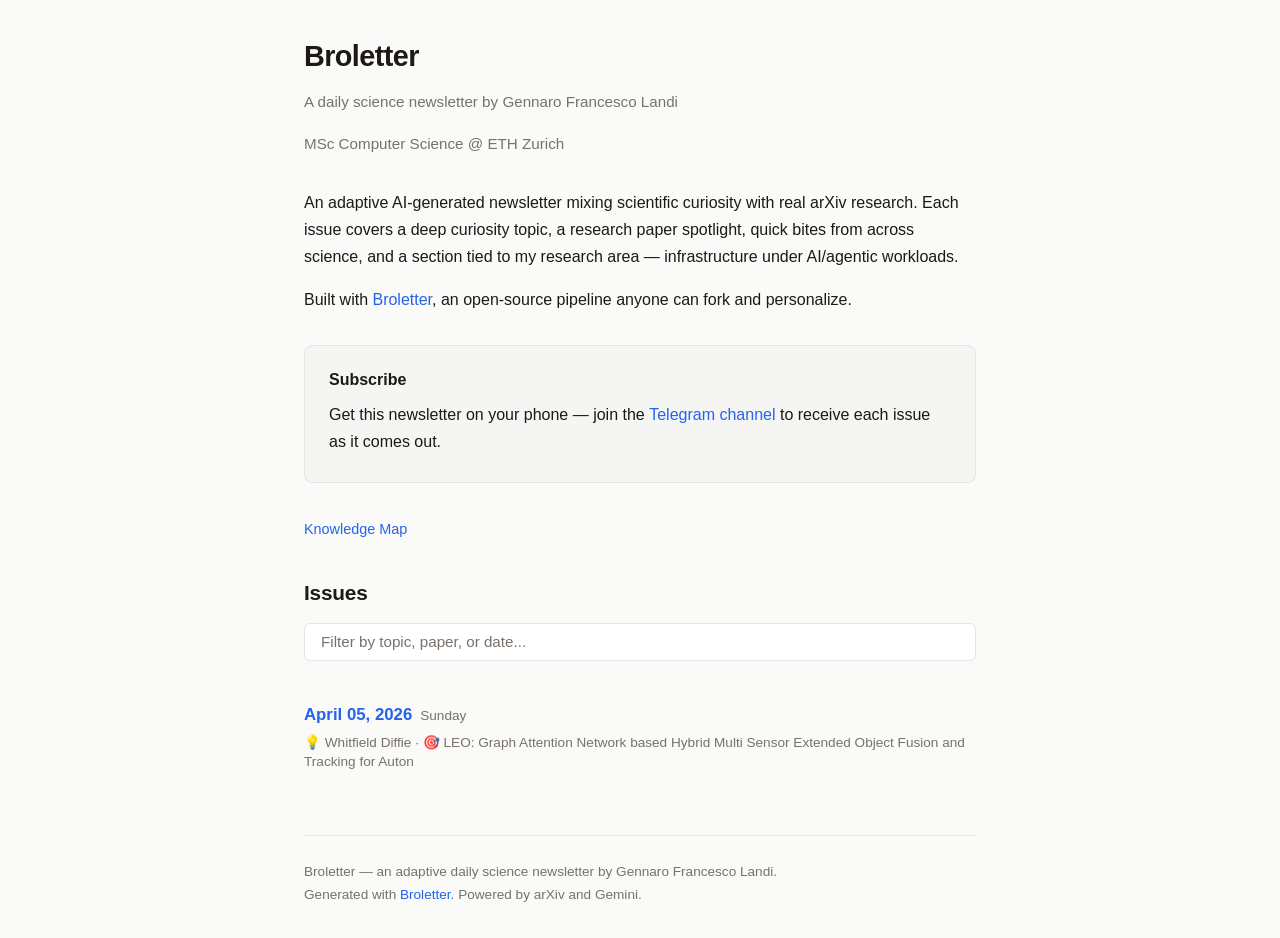
<file: docs/index.html>
<!DOCTYPE html>
<html lang="en">
<head>
<meta charset="utf-8">
<meta name="viewport" content="width=device-width, initial-scale=1">
<title>Broletter — Gennaro Francesco Landi</title>
<link rel="stylesheet" href="style.css">
</head>
<body>


<div class="header">
<h1>Broletter</h1>
<p class="subtitle">A daily science newsletter by Gennaro Francesco Landi</p>
<p class="subtitle">MSc Computer Science @ ETH Zurich</p>
</div>
<p>An adaptive AI-generated newsletter mixing scientific curiosity with real
arXiv research. Each issue covers a deep curiosity topic, a research paper
spotlight, quick bites from across science, and a section tied to my research
area — infrastructure under AI/agentic workloads.</p>
<p>Built with <a href="https://github.com/landigf/Broletter">Broletter</a>,
an open-source pipeline anyone can fork and personalize.</p>

<div class="subscribe-box">
<p><strong>Subscribe</strong></p>
<p>Get this newsletter on your phone — join the
<a href="https://t.me/bender_ai_brewery_bot" target="_blank" rel="noopener">
Telegram channel</a> to receive each issue as it comes out.</p>
</div>

<div class="nav"><a href="knowledge-map.html">Knowledge Map</a></div>
<h2>Issues</h2>
<input type="text" id="search" class="search-box" placeholder="Filter by topic, paper, or date...">
<ul class="issue-list">
<li data-search="April 05, 2026 Sunday Whitfield Diffie LEO: Graph Attention Network based Hybrid Multi Sensor Extended Object Fusion and Tracking for Auton"><a class="date" href="issues/2026-04-05.html">April 05, 2026</a><span class="weekday">Sunday</span><div class="issue-topics">💡 Whitfield Diffie · 🎯 LEO: Graph Attention Network based Hybrid Multi Sensor Extended Object Fusion and Tracking for Auton</div></li>

</ul>

<script>
document.getElementById('search').addEventListener('input', function() {
    var q = this.value.toLowerCase();
    document.querySelectorAll('.issue-list li').forEach(function(li) {
        li.style.display = li.getAttribute('data-search').toLowerCase().includes(q) ? '' : 'none';
    });
});
</script>


<div class="footer">
    Broletter — an adaptive daily science newsletter by Gennaro Francesco Landi.<br>
    Generated with <a href="https://github.com/landigf/Broletter">Broletter</a>.
    Powered by arXiv and Gemini.
</div>
</body>
</html>
</file>
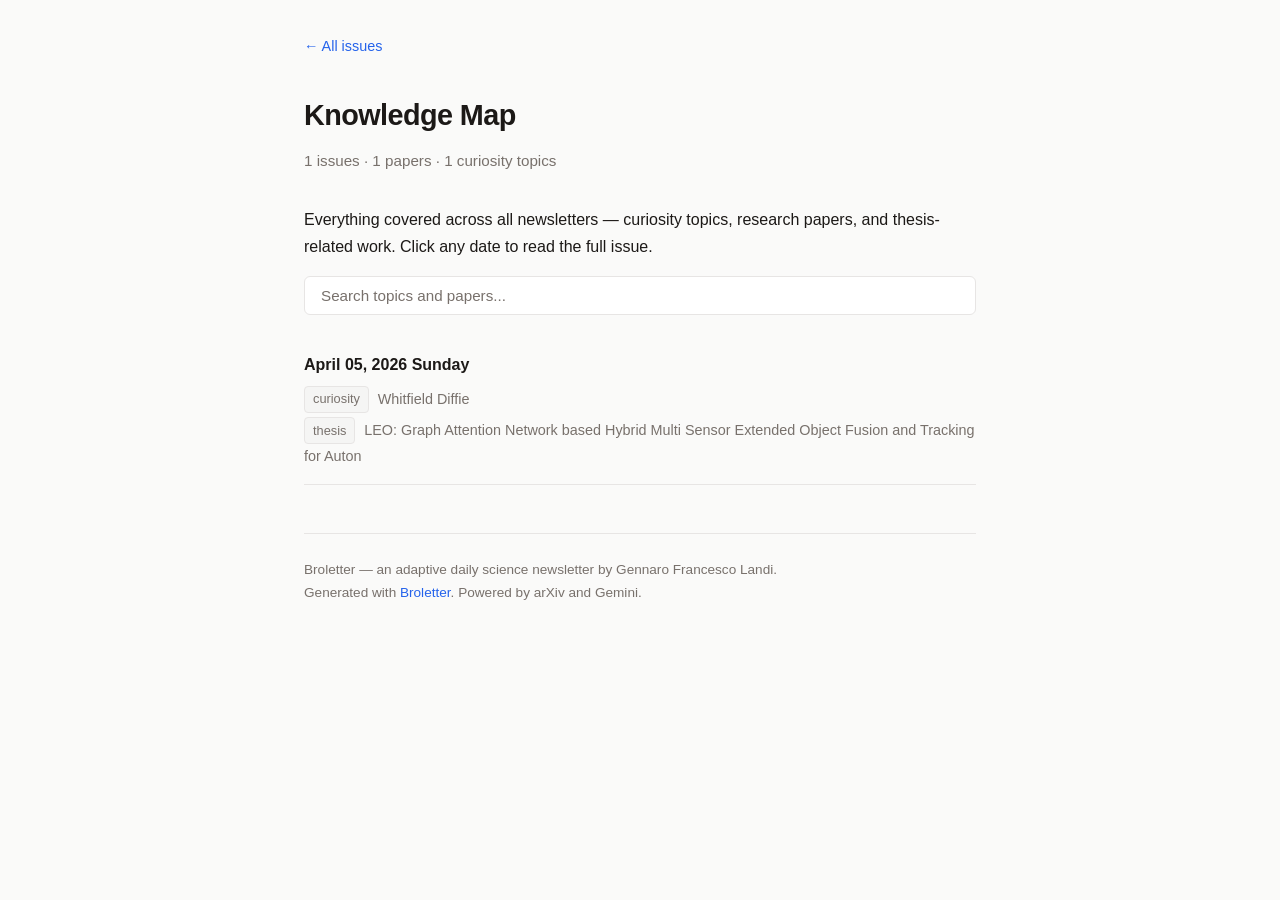
<file: docs/knowledge-map.html>
<!DOCTYPE html>
<html lang="en">
<head>
<meta charset="utf-8">
<meta name="viewport" content="width=device-width, initial-scale=1">
<title>Broletter — Knowledge Map</title>
<link rel="stylesheet" href="style.css">
</head>
<body>


<div class="nav"><a href="./">&larr; All issues</a></div>
<div class="header">
<h1>Knowledge Map</h1>
<p class="subtitle">1 issues · 1 papers · 1 curiosity topics</p>
</div>
<p>Everything covered across all newsletters — curiosity topics, research papers,
and thesis-related work. Click any date to read the full issue.</p>
<input type="text" id="search" class="search-box" placeholder="Search topics and papers...">
<div class="km-entry"><div class="km-date"><a href="issues/2026-04-05.html">April 05, 2026</a> <span class="weekday">Sunday</span></div><ul class="km-items"><li><span class="km-tag">curiosity</span> Whitfield Diffie</li><li><span class="km-tag">thesis</span> LEO: Graph Attention Network based Hybrid Multi Sensor Extended Object Fusion and Tracking for Auton</li></ul></div>

<script>
document.getElementById('search').addEventListener('input', function() {
    var q = this.value.toLowerCase();
    document.querySelectorAll('.km-entry').forEach(function(el) {
        el.style.display = el.textContent.toLowerCase().includes(q) ? '' : 'none';
    });
});
</script>

<div class="footer">
    Broletter — an adaptive daily science newsletter by Gennaro Francesco Landi.<br>
    Generated with <a href="https://github.com/landigf/Broletter">Broletter</a>.
    Powered by arXiv and Gemini.
</div>
</body>
</html>
</file>
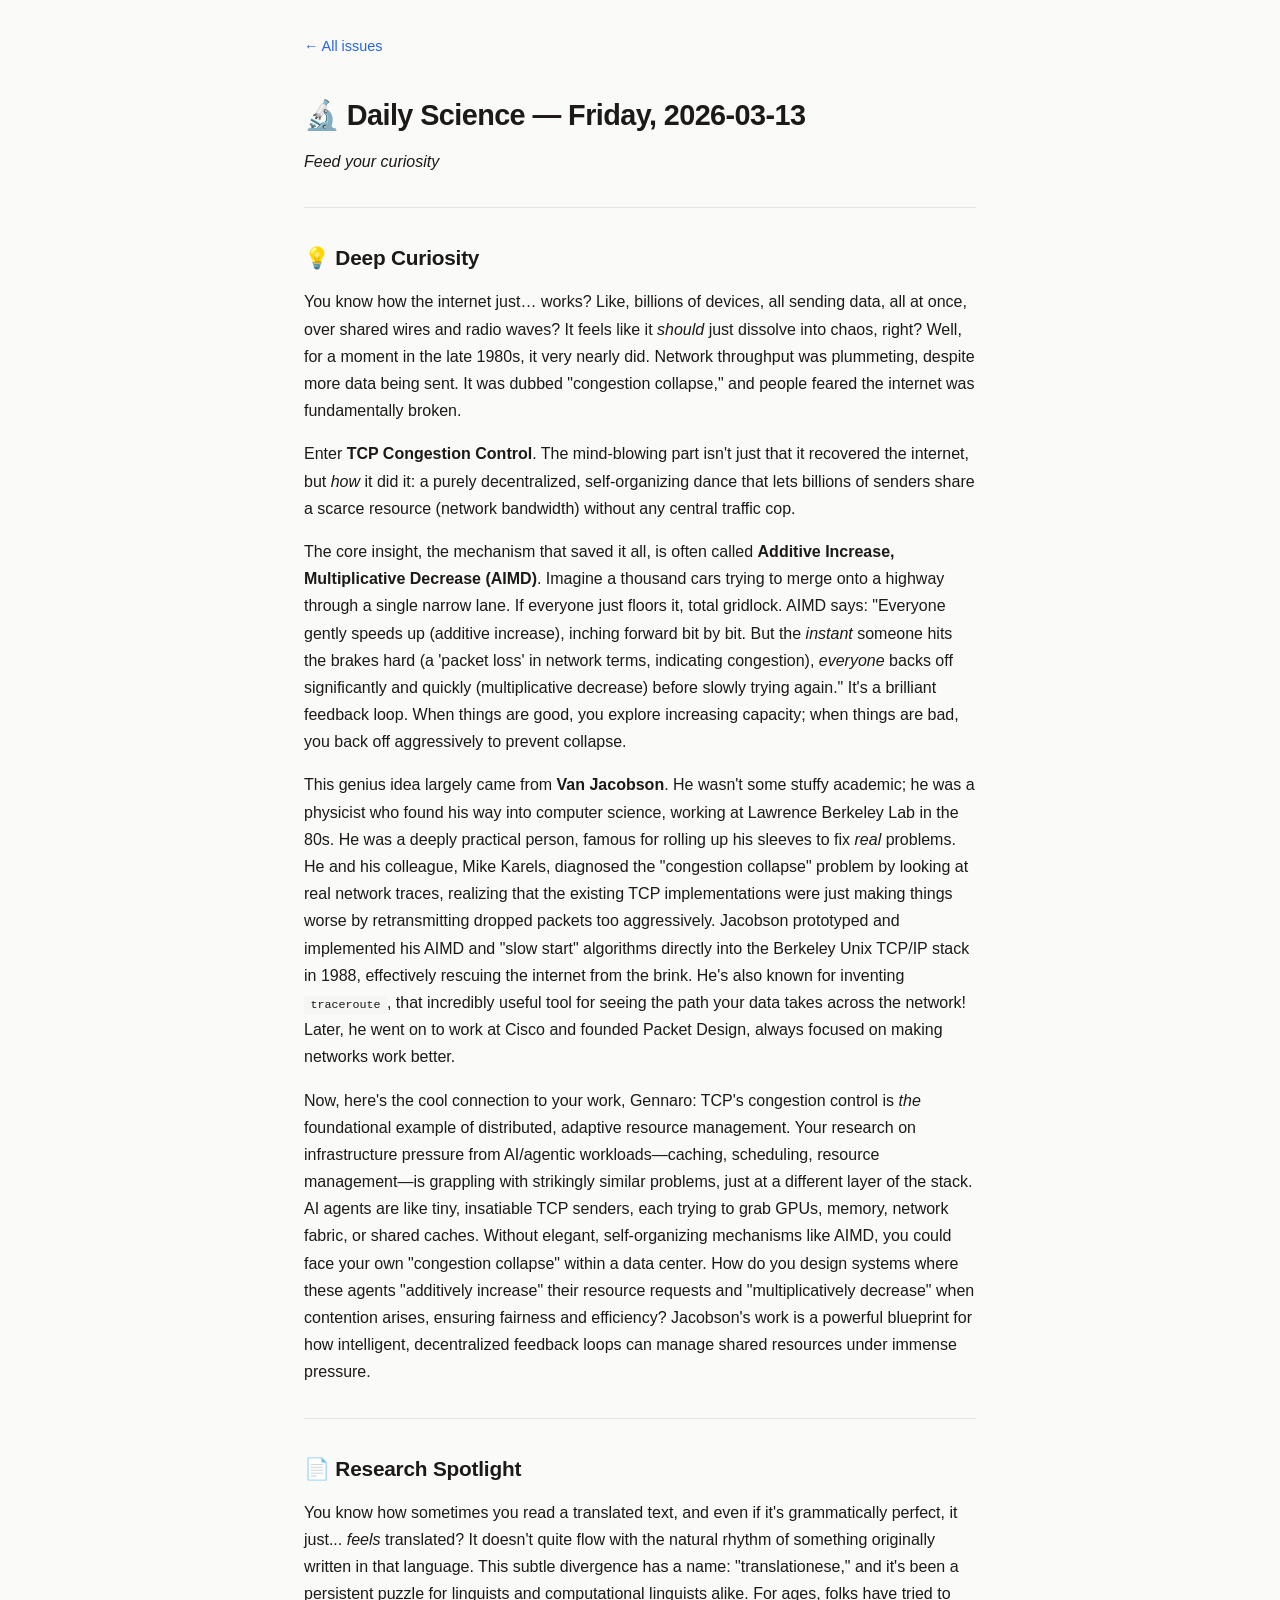
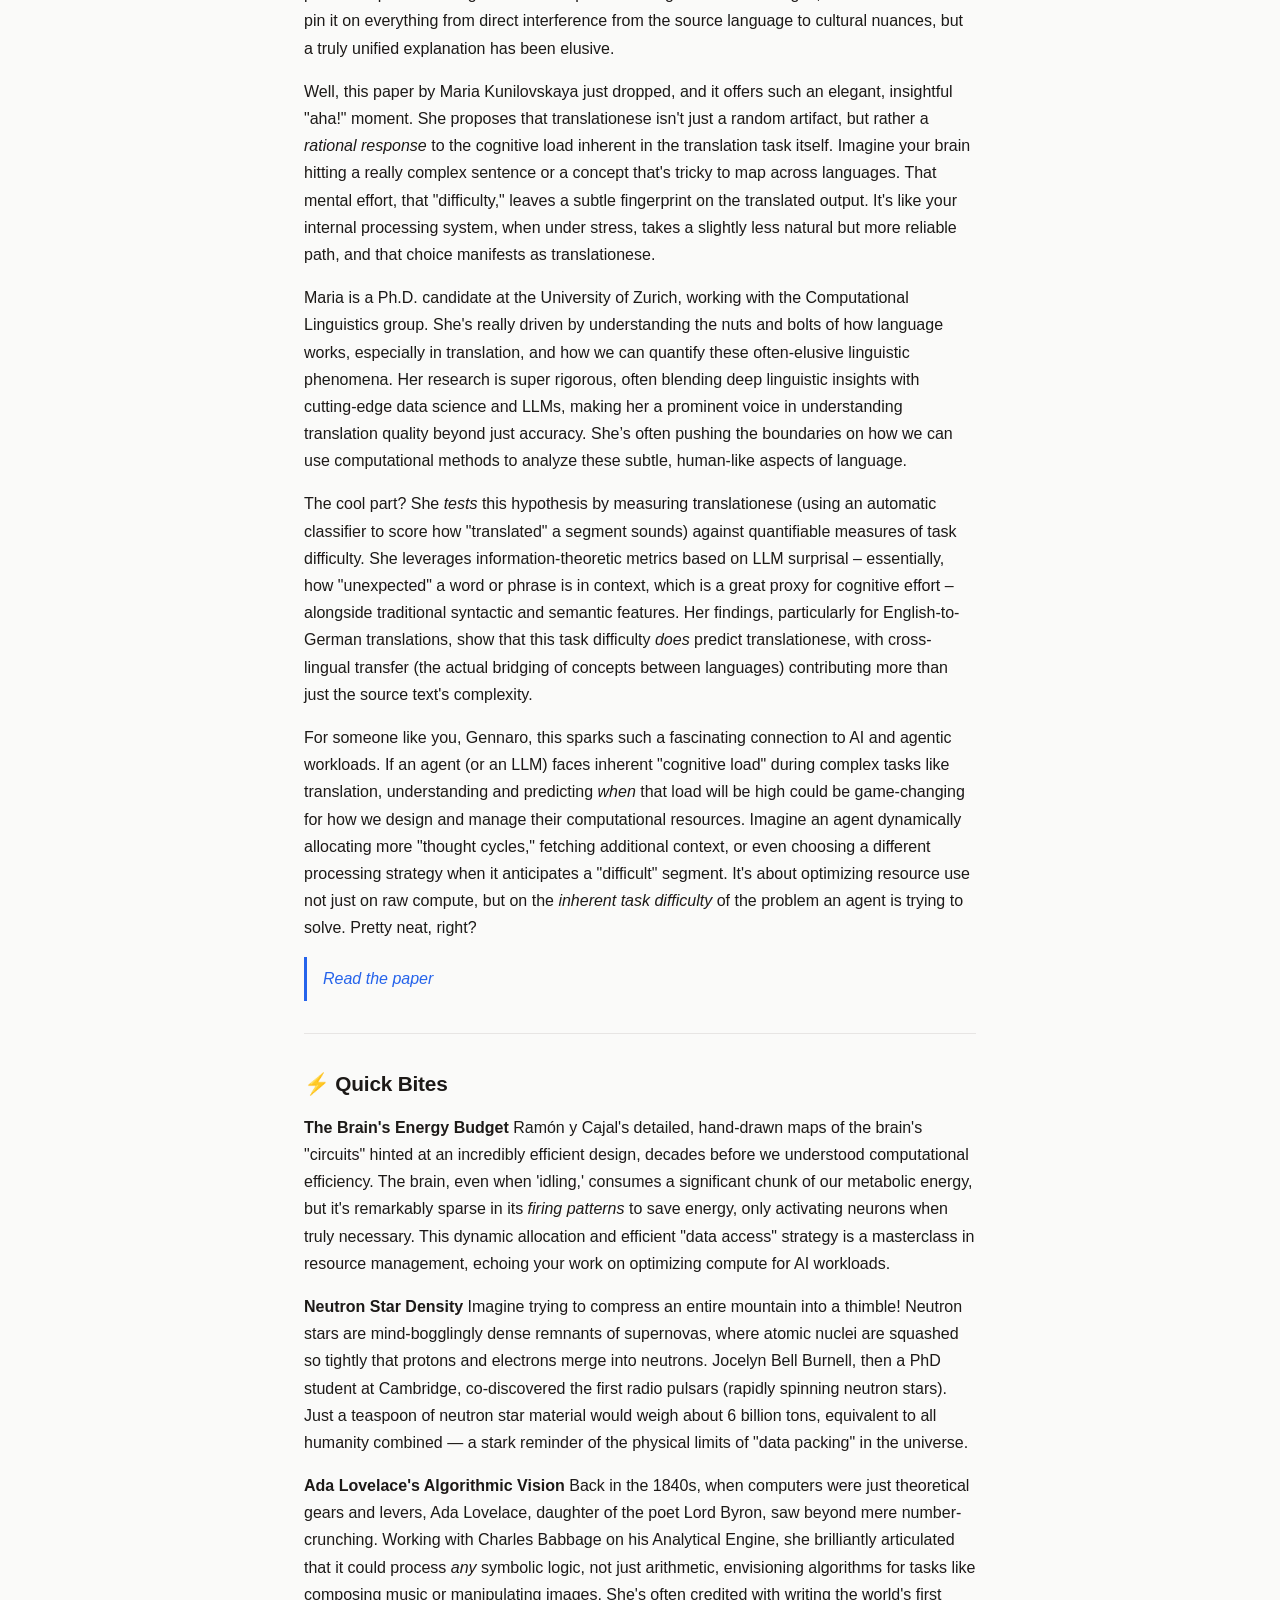
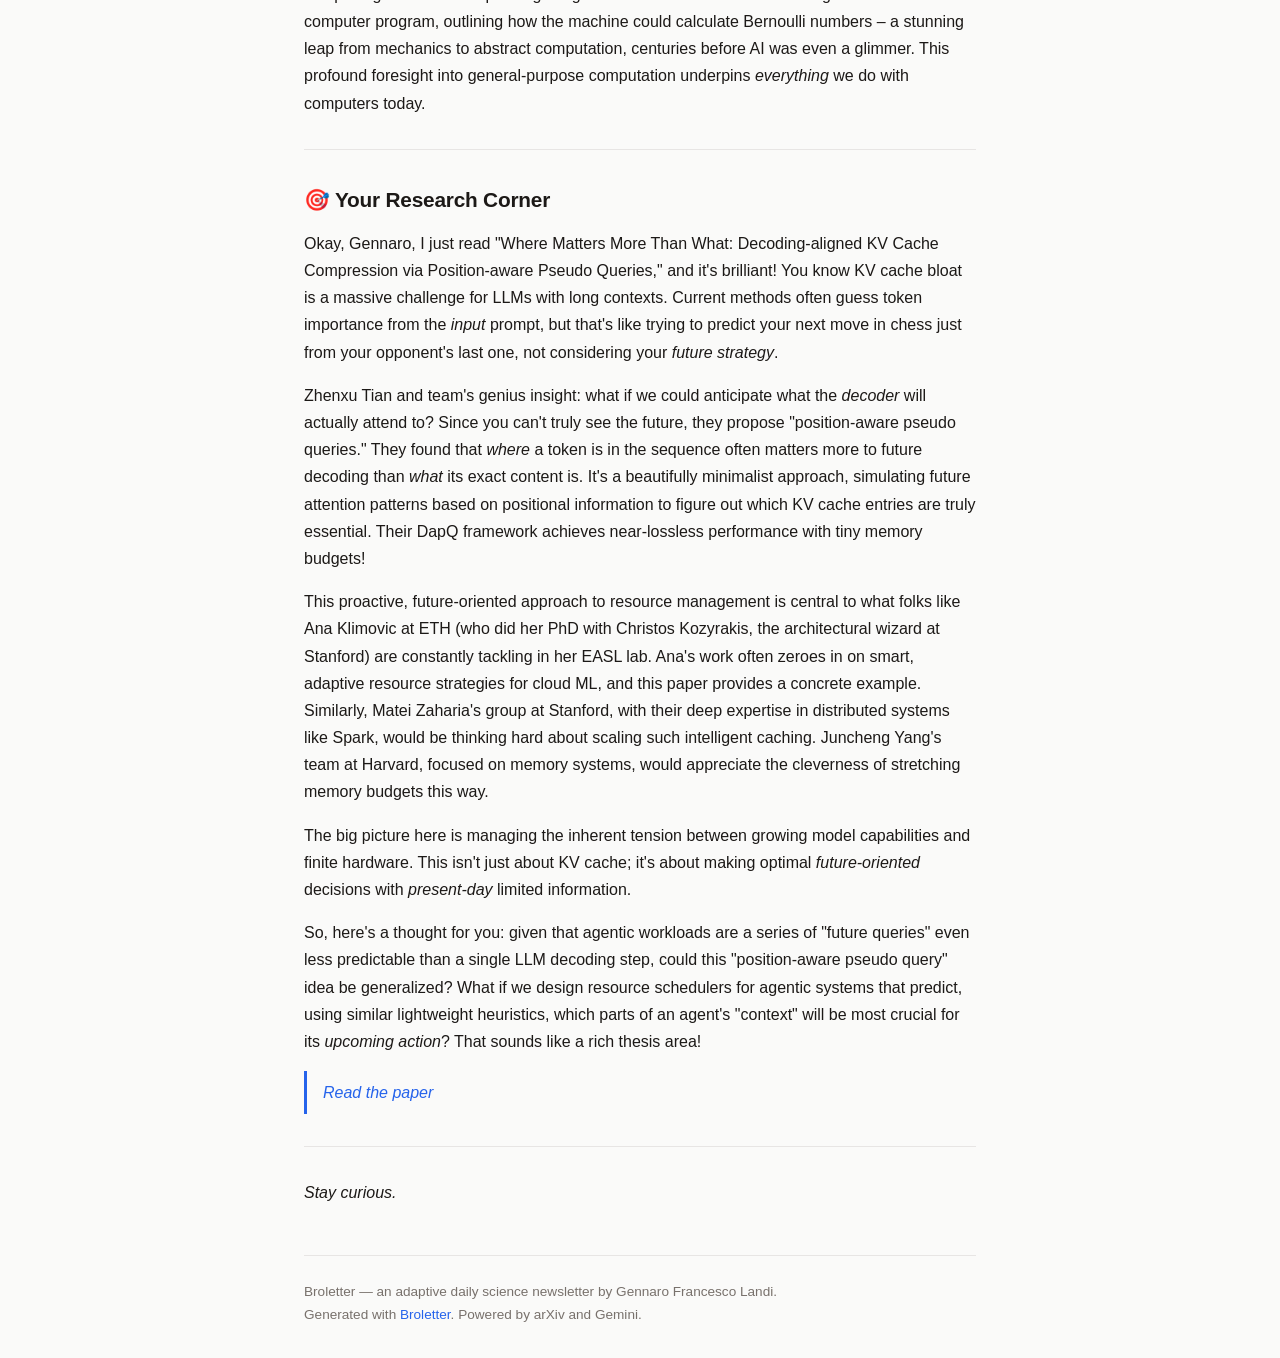
<file: docs/issues/2026-03-13.html>
<!DOCTYPE html>
<html lang="en">
<head>
<meta charset="utf-8">
<meta name="viewport" content="width=device-width, initial-scale=1">
<title>Broletter — March 13, 2026</title>
<link rel="stylesheet" href="../style.css">
</head>
<body>
<div class="nav"><a href="../">&larr; All issues</a></div>
<h1>🔬 Daily Science — Friday, 2026-03-13</h1>
<p><em>Feed your curiosity</em></p>
<hr>
<h2>💡 Deep Curiosity</h2>
<p>You know how the internet just… works? Like, billions of devices, all sending data, all at once, over shared wires and radio waves? It feels like it <em>should</em> just dissolve into chaos, right? Well, for a moment in the late 1980s, it very nearly did. Network throughput was plummeting, despite more data being sent. It was dubbed &quot;congestion collapse,&quot; and people feared the internet was fundamentally broken.</p>
<p>Enter <strong>TCP Congestion Control</strong>. The mind-blowing part isn&#x27;t just that it recovered the internet, but <em>how</em> it did it: a purely decentralized, self-organizing dance that lets billions of senders share a scarce resource (network bandwidth) without any central traffic cop.</p>
<p>The core insight, the mechanism that saved it all, is often called <strong>Additive Increase, Multiplicative Decrease (AIMD)</strong>. Imagine a thousand cars trying to merge onto a highway through a single narrow lane. If everyone just floors it, total gridlock. AIMD says: &quot;Everyone gently speeds up (additive increase), inching forward bit by bit. But the <em>instant</em> someone hits the brakes hard (a &#x27;packet loss&#x27; in network terms, indicating congestion), <em>everyone</em> backs off significantly and quickly (multiplicative decrease) before slowly trying again.&quot; It&#x27;s a brilliant feedback loop. When things are good, you explore increasing capacity; when things are bad, you back off aggressively to prevent collapse.</p>
<p>This genius idea largely came from <strong>Van Jacobson</strong>. He wasn&#x27;t some stuffy academic; he was a physicist who found his way into computer science, working at Lawrence Berkeley Lab in the 80s. He was a deeply practical person, famous for rolling up his sleeves to fix <em>real</em> problems. He and his colleague, Mike Karels, diagnosed the &quot;congestion collapse&quot; problem by looking at real network traces, realizing that the existing TCP implementations were just making things worse by retransmitting dropped packets too aggressively. Jacobson prototyped and implemented his AIMD and &quot;slow start&quot; algorithms directly into the Berkeley Unix TCP/IP stack in 1988, effectively rescuing the internet from the brink. He&#x27;s also known for inventing <code>traceroute</code>, that incredibly useful tool for seeing the path your data takes across the network! Later, he went on to work at Cisco and founded Packet Design, always focused on making networks work better.</p>
<p>Now, here&#x27;s the cool connection to your work, Gennaro: TCP&#x27;s congestion control is <em>the</em> foundational example of distributed, adaptive resource management. Your research on infrastructure pressure from AI/agentic workloads—caching, scheduling, resource management—is grappling with strikingly similar problems, just at a different layer of the stack. AI agents are like tiny, insatiable TCP senders, each trying to grab GPUs, memory, network fabric, or shared caches. Without elegant, self-organizing mechanisms like AIMD, you could face your own &quot;congestion collapse&quot; within a data center. How do you design systems where these agents &quot;additively increase&quot; their resource requests and &quot;multiplicatively decrease&quot; when contention arises, ensuring fairness and efficiency? Jacobson&#x27;s work is a powerful blueprint for how intelligent, decentralized feedback loops can manage shared resources under immense pressure.</p>
<hr>
<h2>📄 Research Spotlight</h2>
<p>You know how sometimes you read a translated text, and even if it&#x27;s grammatically perfect, it just... <em>feels</em> translated? It doesn&#x27;t quite flow with the natural rhythm of something originally written in that language. This subtle divergence has a name: &quot;translationese,&quot; and it&#x27;s been a persistent puzzle for linguists and computational linguists alike. For ages, folks have tried to pin it on everything from direct interference from the source language to cultural nuances, but a truly unified explanation has been elusive.</p>
<p>Well, this paper by Maria Kunilovskaya just dropped, and it offers such an elegant, insightful &quot;aha!&quot; moment. She proposes that translationese isn&#x27;t just a random artifact, but rather a <em>rational response</em> to the cognitive load inherent in the translation task itself. Imagine your brain hitting a really complex sentence or a concept that&#x27;s tricky to map across languages. That mental effort, that &quot;difficulty,&quot; leaves a subtle fingerprint on the translated output. It&#x27;s like your internal processing system, when under stress, takes a slightly less natural but more reliable path, and that choice manifests as translationese.</p>
<p>Maria is a Ph.D. candidate at the University of Zurich, working with the Computational Linguistics group. She&#x27;s really driven by understanding the nuts and bolts of how language works, especially in translation, and how we can quantify these often-elusive linguistic phenomena. Her research is super rigorous, often blending deep linguistic insights with cutting-edge data science and LLMs, making her a prominent voice in understanding translation quality beyond just accuracy. She’s often pushing the boundaries on how we can use computational methods to analyze these subtle, human-like aspects of language.</p>
<p>The cool part? She <em>tests</em> this hypothesis by measuring translationese (using an automatic classifier to score how &quot;translated&quot; a segment sounds) against quantifiable measures of task difficulty. She leverages information-theoretic metrics based on LLM surprisal – essentially, how &quot;unexpected&quot; a word or phrase is in context, which is a great proxy for cognitive effort – alongside traditional syntactic and semantic features. Her findings, particularly for English-to-German translations, show that this task difficulty <em>does</em> predict translationese, with cross-lingual transfer (the actual bridging of concepts between languages) contributing more than just the source text&#x27;s complexity.</p>
<p>For someone like you, Gennaro, this sparks such a fascinating connection to AI and agentic workloads. If an agent (or an LLM) faces inherent &quot;cognitive load&quot; during complex tasks like translation, understanding and predicting <em>when</em> that load will be high could be game-changing for how we design and manage their computational resources. Imagine an agent dynamically allocating more &quot;thought cycles,&quot; fetching additional context, or even choosing a different processing strategy when it anticipates a &quot;difficult&quot; segment. It&#x27;s about optimizing resource use not just on raw compute, but on the <em>inherent task difficulty</em> of the problem an agent is trying to solve. Pretty neat, right?</p>
<blockquote><a href="https://arxiv.org/pdf/2603.12050v1" target="_blank" rel="noopener">Read the paper</a></blockquote>
<hr>
<h2>⚡ Quick Bites</h2>
<p><strong>The Brain&#x27;s Energy Budget</strong>
Ramón y Cajal&#x27;s detailed, hand-drawn maps of the brain&#x27;s &quot;circuits&quot; hinted at an incredibly efficient design, decades before we understood computational efficiency. The brain, even when &#x27;idling,&#x27; consumes a significant chunk of our metabolic energy, but it&#x27;s remarkably sparse in its <em>firing patterns</em> to save energy, only activating neurons when truly necessary. This dynamic allocation and efficient &quot;data access&quot; strategy is a masterclass in resource management, echoing your work on optimizing compute for AI workloads.</p>
<p><strong>Neutron Star Density</strong>
Imagine trying to compress an entire mountain into a thimble! Neutron stars are mind-bogglingly dense remnants of supernovas, where atomic nuclei are squashed so tightly that protons and electrons merge into neutrons. Jocelyn Bell Burnell, then a PhD student at Cambridge, co-discovered the first radio pulsars (rapidly spinning neutron stars). Just a teaspoon of neutron star material would weigh about 6 billion tons, equivalent to all humanity combined — a stark reminder of the physical limits of &quot;data packing&quot; in the universe.</p>
<p><strong>Ada Lovelace&#x27;s Algorithmic Vision</strong>
Back in the 1840s, when computers were just theoretical gears and levers, Ada Lovelace, daughter of the poet Lord Byron, saw beyond mere number-crunching. Working with Charles Babbage on his Analytical Engine, she brilliantly articulated that it could process <em>any</em> symbolic logic, not just arithmetic, envisioning algorithms for tasks like composing music or manipulating images. She&#x27;s often credited with writing the world&#x27;s first computer program, outlining how the machine could calculate Bernoulli numbers – a stunning leap from mechanics to abstract computation, centuries before AI was even a glimmer. This profound foresight into general-purpose computation underpins <em>everything</em> we do with computers today.</p>
<hr>
<h2>🎯 Your Research Corner</h2>
<p>Okay, Gennaro, I just read &quot;Where Matters More Than What: Decoding-aligned KV Cache Compression via Position-aware Pseudo Queries,&quot; and it&#x27;s brilliant! You know KV cache bloat is a massive challenge for LLMs with long contexts. Current methods often guess token importance from the <em>input</em> prompt, but that&#x27;s like trying to predict your next move in chess just from your opponent&#x27;s last one, not considering your <em>future strategy</em>.</p>
<p>Zhenxu Tian and team&#x27;s genius insight: what if we could anticipate what the <em>decoder</em> will actually attend to? Since you can&#x27;t truly see the future, they propose &quot;position-aware pseudo queries.&quot; They found that <em>where</em> a token is in the sequence often matters more to future decoding than <em>what</em> its exact content is. It&#x27;s a beautifully minimalist approach, simulating future attention patterns based on positional information to figure out which KV cache entries are truly essential. Their DapQ framework achieves near-lossless performance with tiny memory budgets!</p>
<p>This proactive, future-oriented approach to resource management is central to what folks like Ana Klimovic at ETH (who did her PhD with Christos Kozyrakis, the architectural wizard at Stanford) are constantly tackling in her EASL lab. Ana&#x27;s work often zeroes in on smart, adaptive resource strategies for cloud ML, and this paper provides a concrete example. Similarly, Matei Zaharia&#x27;s group at Stanford, with their deep expertise in distributed systems like Spark, would be thinking hard about scaling such intelligent caching. Juncheng Yang&#x27;s team at Harvard, focused on memory systems, would appreciate the cleverness of stretching memory budgets this way.</p>
<p>The big picture here is managing the inherent tension between growing model capabilities and finite hardware. This isn&#x27;t just about KV cache; it&#x27;s about making optimal <em>future-oriented</em> decisions with <em>present-day</em> limited information.</p>
<p>So, here&#x27;s a thought for you: given that agentic workloads are a series of &quot;future queries&quot; even less predictable than a single LLM decoding step, could this &quot;position-aware pseudo query&quot; idea be generalized? What if we design resource schedulers for agentic systems that predict, using similar lightweight heuristics, which parts of an agent&#x27;s &quot;context&quot; will be most crucial for its <em>upcoming action</em>? That sounds like a rich thesis area!</p>
<blockquote><a href="https://arxiv.org/pdf/2603.11564v1" target="_blank" rel="noopener">Read the paper</a></blockquote>
<hr>
<p><em>Stay curious.</em></p>
<div class="footer">
    Broletter — an adaptive daily science newsletter by Gennaro Francesco Landi.<br>
    Generated with <a href="https://github.com/landigf/Broletter">Broletter</a>.
    Powered by arXiv and Gemini.
</div>
</body>
</html>
</file>
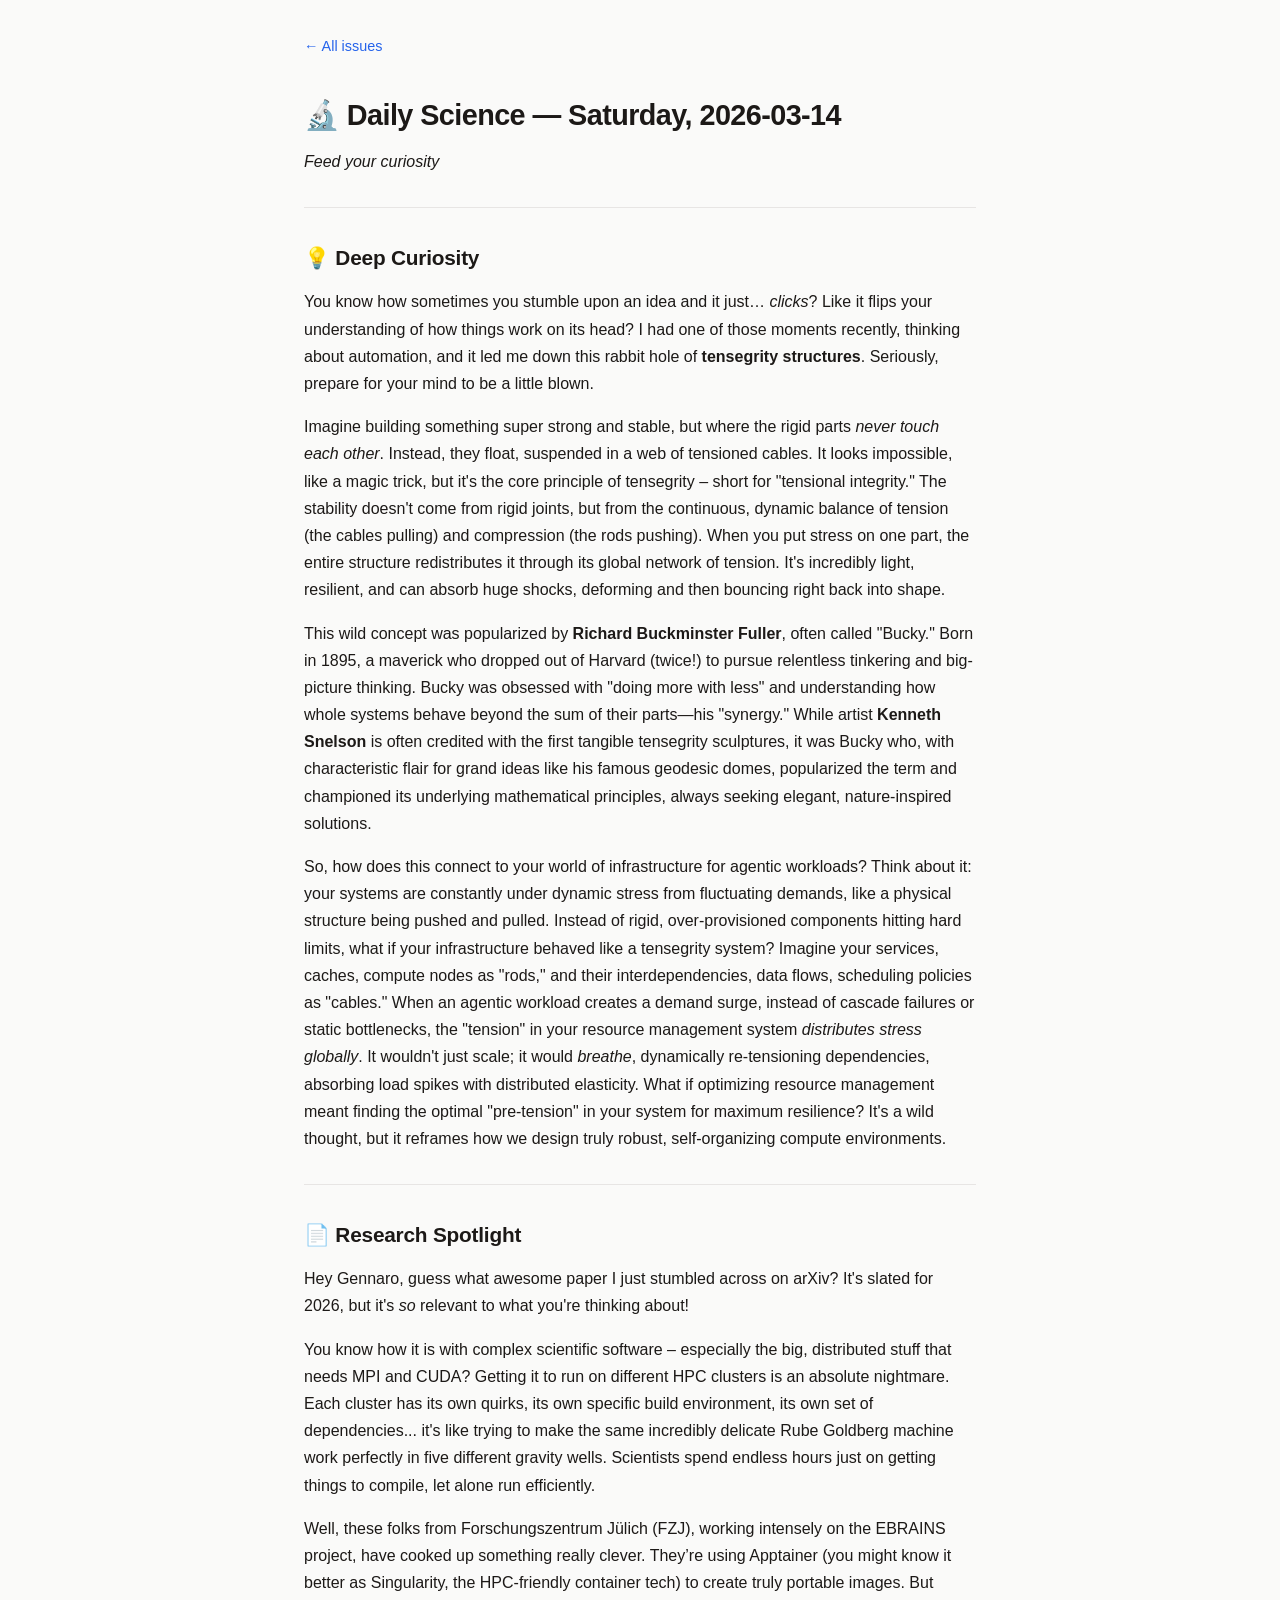
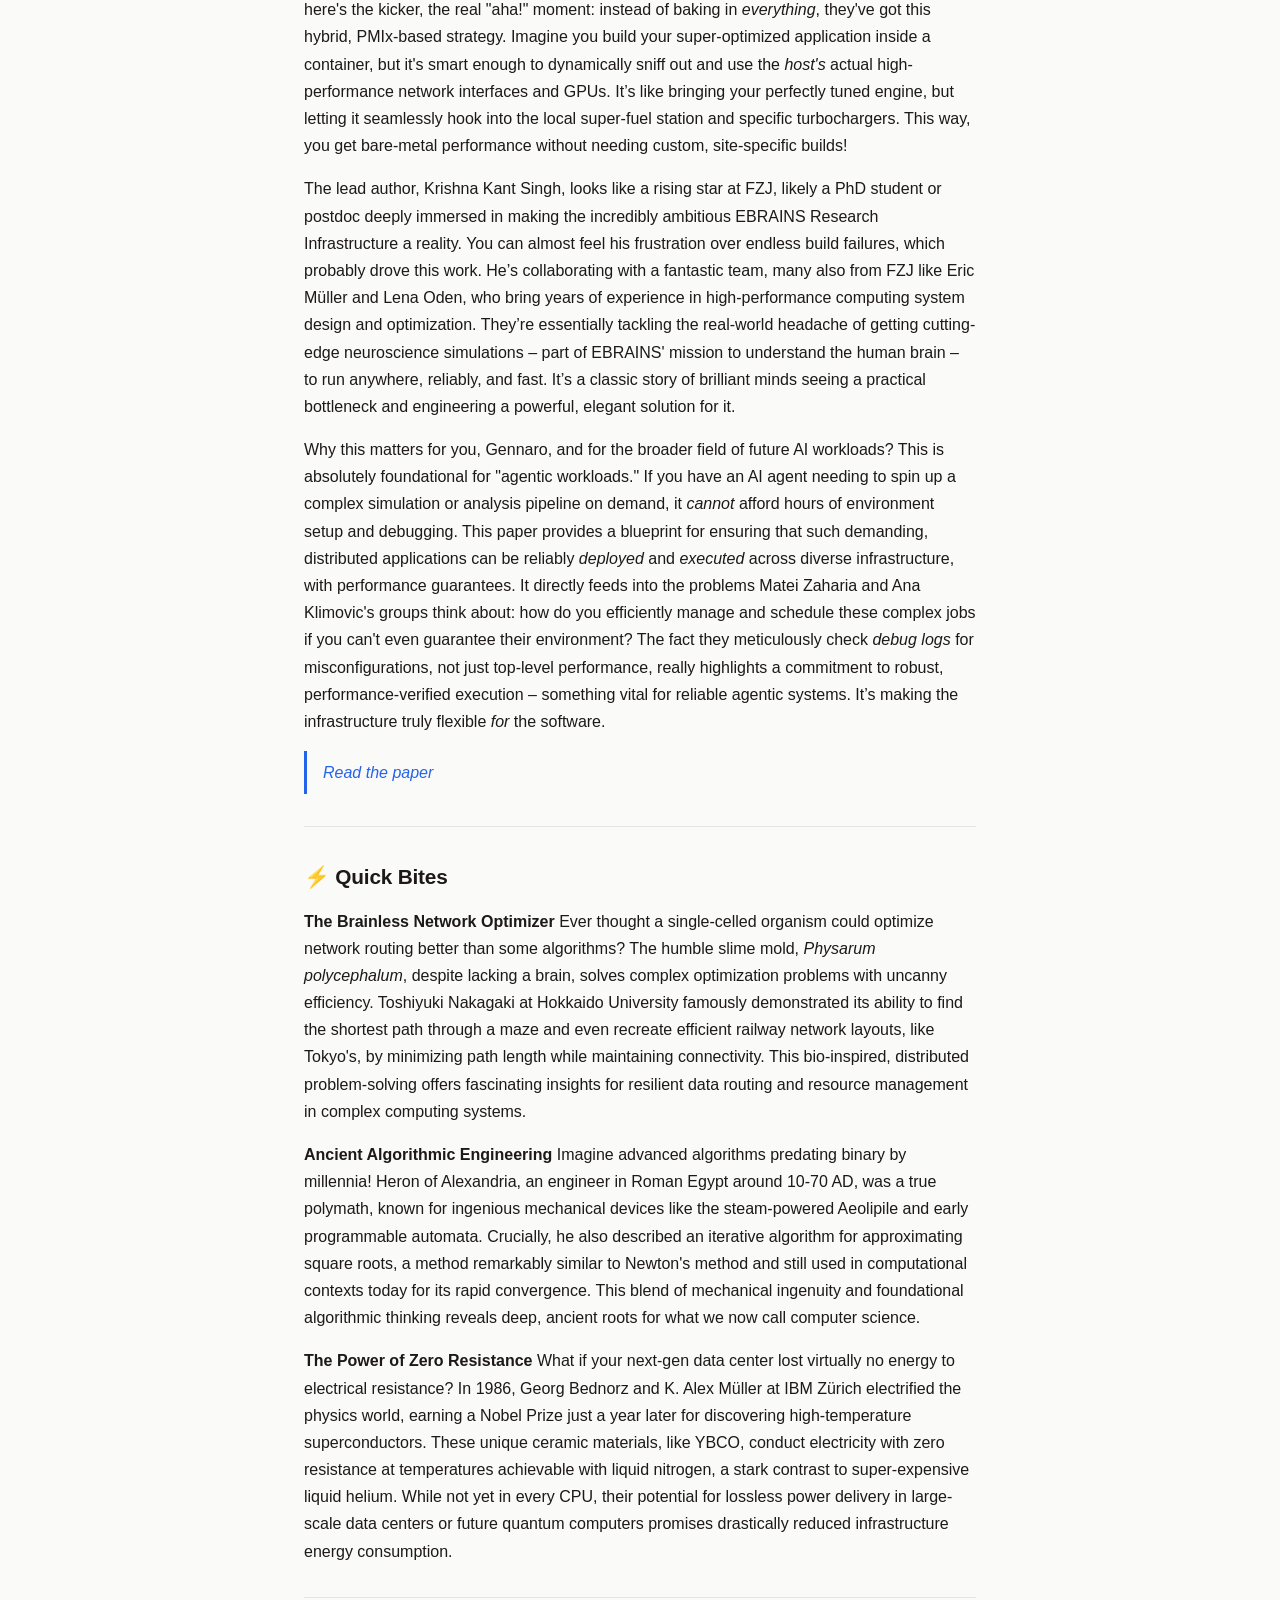
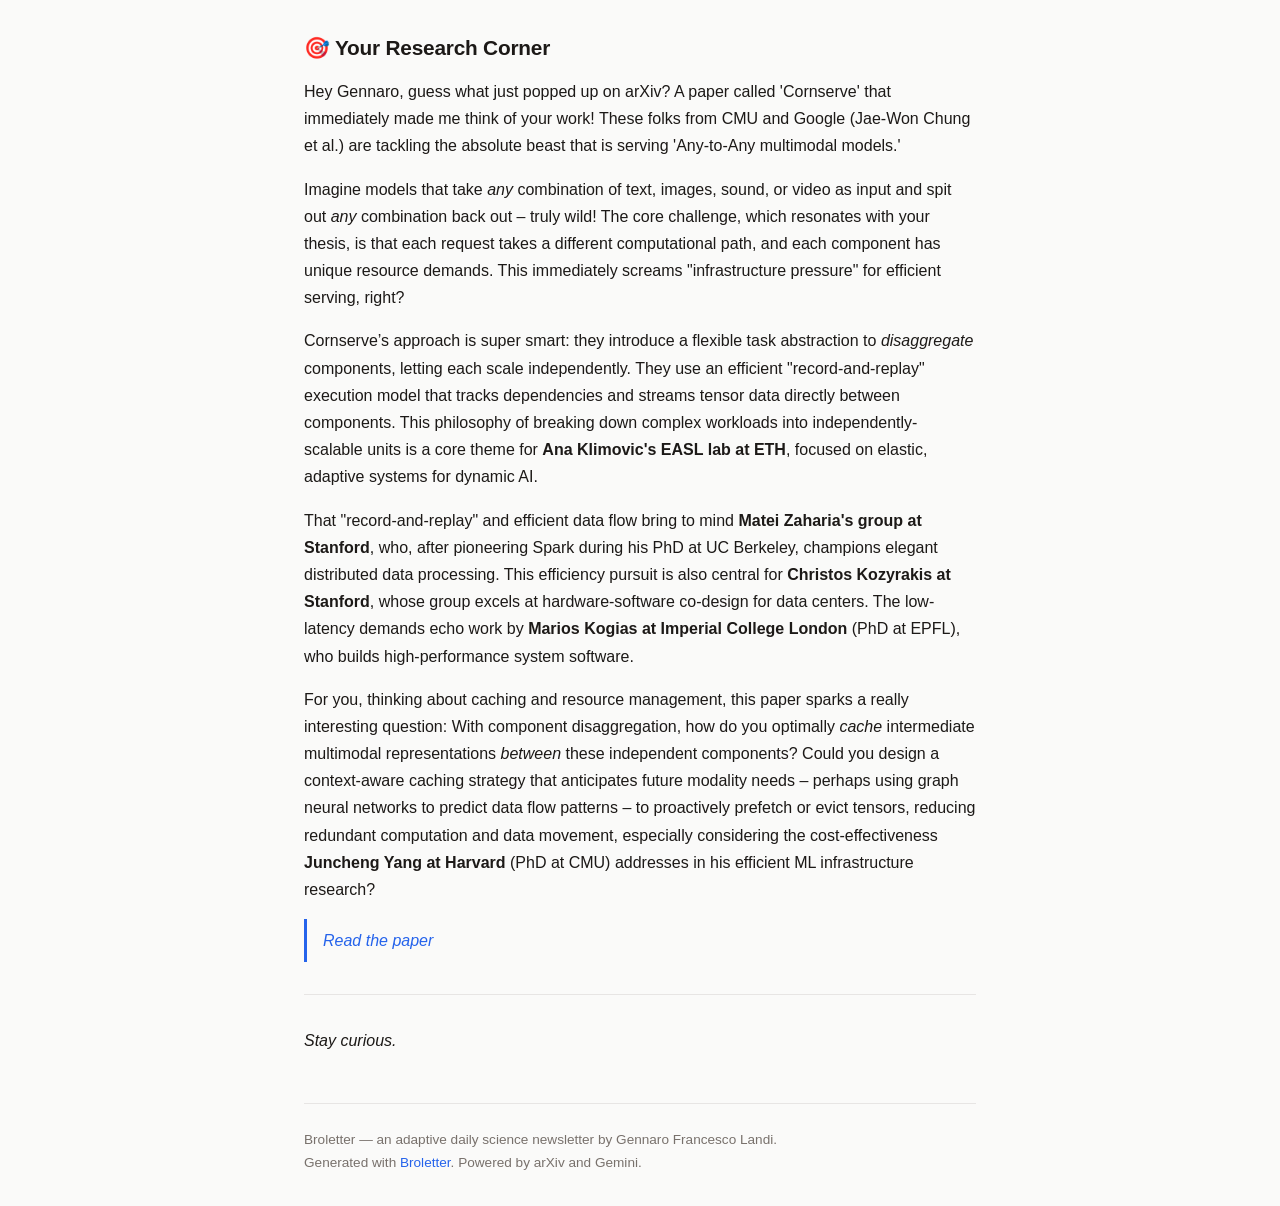
<file: docs/issues/2026-03-14.html>
<!DOCTYPE html>
<html lang="en">
<head>
<meta charset="utf-8">
<meta name="viewport" content="width=device-width, initial-scale=1">
<title>Broletter — March 14, 2026</title>
<link rel="stylesheet" href="../style.css">
</head>
<body>
<div class="nav"><a href="../">&larr; All issues</a></div>
<h1>🔬 Daily Science — Saturday, 2026-03-14</h1>
<p><em>Feed your curiosity</em></p>
<hr>
<h2>💡 Deep Curiosity</h2>
<p>You know how sometimes you stumble upon an idea and it just… <em>clicks</em>? Like it flips your understanding of how things work on its head? I had one of those moments recently, thinking about automation, and it led me down this rabbit hole of <strong>tensegrity structures</strong>. Seriously, prepare for your mind to be a little blown.</p>
<p>Imagine building something super strong and stable, but where the rigid parts <em>never touch each other</em>. Instead, they float, suspended in a web of tensioned cables. It looks impossible, like a magic trick, but it&#x27;s the core principle of tensegrity – short for &quot;tensional integrity.&quot; The stability doesn&#x27;t come from rigid joints, but from the continuous, dynamic balance of tension (the cables pulling) and compression (the rods pushing). When you put stress on one part, the entire structure redistributes it through its global network of tension. It&#x27;s incredibly light, resilient, and can absorb huge shocks, deforming and then bouncing right back into shape.</p>
<p>This wild concept was popularized by <strong>Richard Buckminster Fuller</strong>, often called &quot;Bucky.&quot; Born in 1895, a maverick who dropped out of Harvard (twice!) to pursue relentless tinkering and big-picture thinking. Bucky was obsessed with &quot;doing more with less&quot; and understanding how whole systems behave beyond the sum of their parts—his &quot;synergy.&quot; While artist <strong>Kenneth Snelson</strong> is often credited with the first tangible tensegrity sculptures, it was Bucky who, with characteristic flair for grand ideas like his famous geodesic domes, popularized the term and championed its underlying mathematical principles, always seeking elegant, nature-inspired solutions.</p>
<p>So, how does this connect to your world of infrastructure for agentic workloads? Think about it: your systems are constantly under dynamic stress from fluctuating demands, like a physical structure being pushed and pulled. Instead of rigid, over-provisioned components hitting hard limits, what if your infrastructure behaved like a tensegrity system? Imagine your services, caches, compute nodes as &quot;rods,&quot; and their interdependencies, data flows, scheduling policies as &quot;cables.&quot; When an agentic workload creates a demand surge, instead of cascade failures or static bottlenecks, the &quot;tension&quot; in your resource management system <em>distributes stress globally</em>. It wouldn&#x27;t just scale; it would <em>breathe</em>, dynamically re-tensioning dependencies, absorbing load spikes with distributed elasticity. What if optimizing resource management meant finding the optimal &quot;pre-tension&quot; in your system for maximum resilience? It&#x27;s a wild thought, but it reframes how we design truly robust, self-organizing compute environments.</p>
<hr>
<h2>📄 Research Spotlight</h2>
<p>Hey Gennaro, guess what awesome paper I just stumbled across on arXiv? It&#x27;s slated for 2026, but it&#x27;s <em>so</em> relevant to what you&#x27;re thinking about!</p>
<p>You know how it is with complex scientific software – especially the big, distributed stuff that needs MPI and CUDA? Getting it to run on different HPC clusters is an absolute nightmare. Each cluster has its own quirks, its own specific build environment, its own set of dependencies... it&#x27;s like trying to make the same incredibly delicate Rube Goldberg machine work perfectly in five different gravity wells. Scientists spend endless hours just on getting things to compile, let alone run efficiently.</p>
<p>Well, these folks from Forschungszentrum Jülich (FZJ), working intensely on the EBRAINS project, have cooked up something really clever. They’re using Apptainer (you might know it better as Singularity, the HPC-friendly container tech) to create truly portable images. But here&#x27;s the kicker, the real &quot;aha!&quot; moment: instead of baking in <em>everything</em>, they&#x27;ve got this hybrid, PMIx-based strategy. Imagine you build your super-optimized application inside a container, but it&#x27;s smart enough to dynamically sniff out and use the <em>host&#x27;s</em> actual high-performance network interfaces and GPUs. It’s like bringing your perfectly tuned engine, but letting it seamlessly hook into the local super-fuel station and specific turbochargers. This way, you get bare-metal performance without needing custom, site-specific builds!</p>
<p>The lead author, Krishna Kant Singh, looks like a rising star at FZJ, likely a PhD student or postdoc deeply immersed in making the incredibly ambitious EBRAINS Research Infrastructure a reality. You can almost feel his frustration over endless build failures, which probably drove this work. He’s collaborating with a fantastic team, many also from FZJ like Eric Müller and Lena Oden, who bring years of experience in high-performance computing system design and optimization. They’re essentially tackling the real-world headache of getting cutting-edge neuroscience simulations – part of EBRAINS&#x27; mission to understand the human brain – to run anywhere, reliably, and fast. It’s a classic story of brilliant minds seeing a practical bottleneck and engineering a powerful, elegant solution for it.</p>
<p>Why this matters for you, Gennaro, and for the broader field of future AI workloads? This is absolutely foundational for &quot;agentic workloads.&quot; If you have an AI agent needing to spin up a complex simulation or analysis pipeline on demand, it <em>cannot</em> afford hours of environment setup and debugging. This paper provides a blueprint for ensuring that such demanding, distributed applications can be reliably <em>deployed</em> and <em>executed</em> across diverse infrastructure, with performance guarantees. It directly feeds into the problems Matei Zaharia and Ana Klimovic&#x27;s groups think about: how do you efficiently manage and schedule these complex jobs if you can&#x27;t even guarantee their environment? The fact they meticulously check <em>debug logs</em> for misconfigurations, not just top-level performance, really highlights a commitment to robust, performance-verified execution – something vital for reliable agentic systems. It’s making the infrastructure truly flexible <em>for</em> the software.</p>
<blockquote><a href="https://arxiv.org/pdf/2603.12044v1" target="_blank" rel="noopener">Read the paper</a></blockquote>
<hr>
<h2>⚡ Quick Bites</h2>
<p><strong>The Brainless Network Optimizer</strong>
Ever thought a single-celled organism could optimize network routing better than some algorithms? The humble slime mold, <em>Physarum polycephalum</em>, despite lacking a brain, solves complex optimization problems with uncanny efficiency. Toshiyuki Nakagaki at Hokkaido University famously demonstrated its ability to find the shortest path through a maze and even recreate efficient railway network layouts, like Tokyo&#x27;s, by minimizing path length while maintaining connectivity. This bio-inspired, distributed problem-solving offers fascinating insights for resilient data routing and resource management in complex computing systems.</p>
<p><strong>Ancient Algorithmic Engineering</strong>
Imagine advanced algorithms predating binary by millennia! Heron of Alexandria, an engineer in Roman Egypt around 10-70 AD, was a true polymath, known for ingenious mechanical devices like the steam-powered Aeolipile and early programmable automata. Crucially, he also described an iterative algorithm for approximating square roots, a method remarkably similar to Newton&#x27;s method and still used in computational contexts today for its rapid convergence. This blend of mechanical ingenuity and foundational algorithmic thinking reveals deep, ancient roots for what we now call computer science.</p>
<p><strong>The Power of Zero Resistance</strong>
What if your next-gen data center lost virtually no energy to electrical resistance? In 1986, Georg Bednorz and K. Alex Müller at IBM Zürich electrified the physics world, earning a Nobel Prize just a year later for discovering high-temperature superconductors. These unique ceramic materials, like YBCO, conduct electricity with zero resistance at temperatures achievable with liquid nitrogen, a stark contrast to super-expensive liquid helium. While not yet in every CPU, their potential for lossless power delivery in large-scale data centers or future quantum computers promises drastically reduced infrastructure energy consumption.</p>
<hr>
<h2>🎯 Your Research Corner</h2>
<p>Hey Gennaro, guess what just popped up on arXiv? A paper called &#x27;Cornserve&#x27; that immediately made me think of your work! These folks from CMU and Google (Jae-Won Chung et al.) are tackling the absolute beast that is serving &#x27;Any-to-Any multimodal models.&#x27;</p>
<p>Imagine models that take <em>any</em> combination of text, images, sound, or video as input and spit out <em>any</em> combination back out – truly wild! The core challenge, which resonates with your thesis, is that each request takes a different computational path, and each component has unique resource demands. This immediately screams &quot;infrastructure pressure&quot; for efficient serving, right?</p>
<p>Cornserve’s approach is super smart: they introduce a flexible task abstraction to <em>disaggregate</em> components, letting each scale independently. They use an efficient &quot;record-and-replay&quot; execution model that tracks dependencies and streams tensor data directly between components. This philosophy of breaking down complex workloads into independently-scalable units is a core theme for <strong>Ana Klimovic&#x27;s EASL lab at ETH</strong>, focused on elastic, adaptive systems for dynamic AI.</p>
<p>That &quot;record-and-replay&quot; and efficient data flow bring to mind <strong>Matei Zaharia&#x27;s group at Stanford</strong>, who, after pioneering Spark during his PhD at UC Berkeley, champions elegant distributed data processing. This efficiency pursuit is also central for <strong>Christos Kozyrakis at Stanford</strong>, whose group excels at hardware-software co-design for data centers. The low-latency demands echo work by <strong>Marios Kogias at Imperial College London</strong> (PhD at EPFL), who builds high-performance system software.</p>
<p>For you, thinking about caching and resource management, this paper sparks a really interesting question: With component disaggregation, how do you optimally <em>cache</em> intermediate multimodal representations <em>between</em> these independent components? Could you design a context-aware caching strategy that anticipates future modality needs – perhaps using graph neural networks to predict data flow patterns – to proactively prefetch or evict tensors, reducing redundant computation and data movement, especially considering the cost-effectiveness <strong>Juncheng Yang at Harvard</strong> (PhD at CMU) addresses in his efficient ML infrastructure research?</p>
<blockquote><a href="https://arxiv.org/pdf/2603.12118v1" target="_blank" rel="noopener">Read the paper</a></blockquote>
<hr>
<p><em>Stay curious.</em></p>
<div class="footer">
    Broletter — an adaptive daily science newsletter by Gennaro Francesco Landi.<br>
    Generated with <a href="https://github.com/landigf/Broletter">Broletter</a>.
    Powered by arXiv and Gemini.
</div>
</body>
</html>
</file>
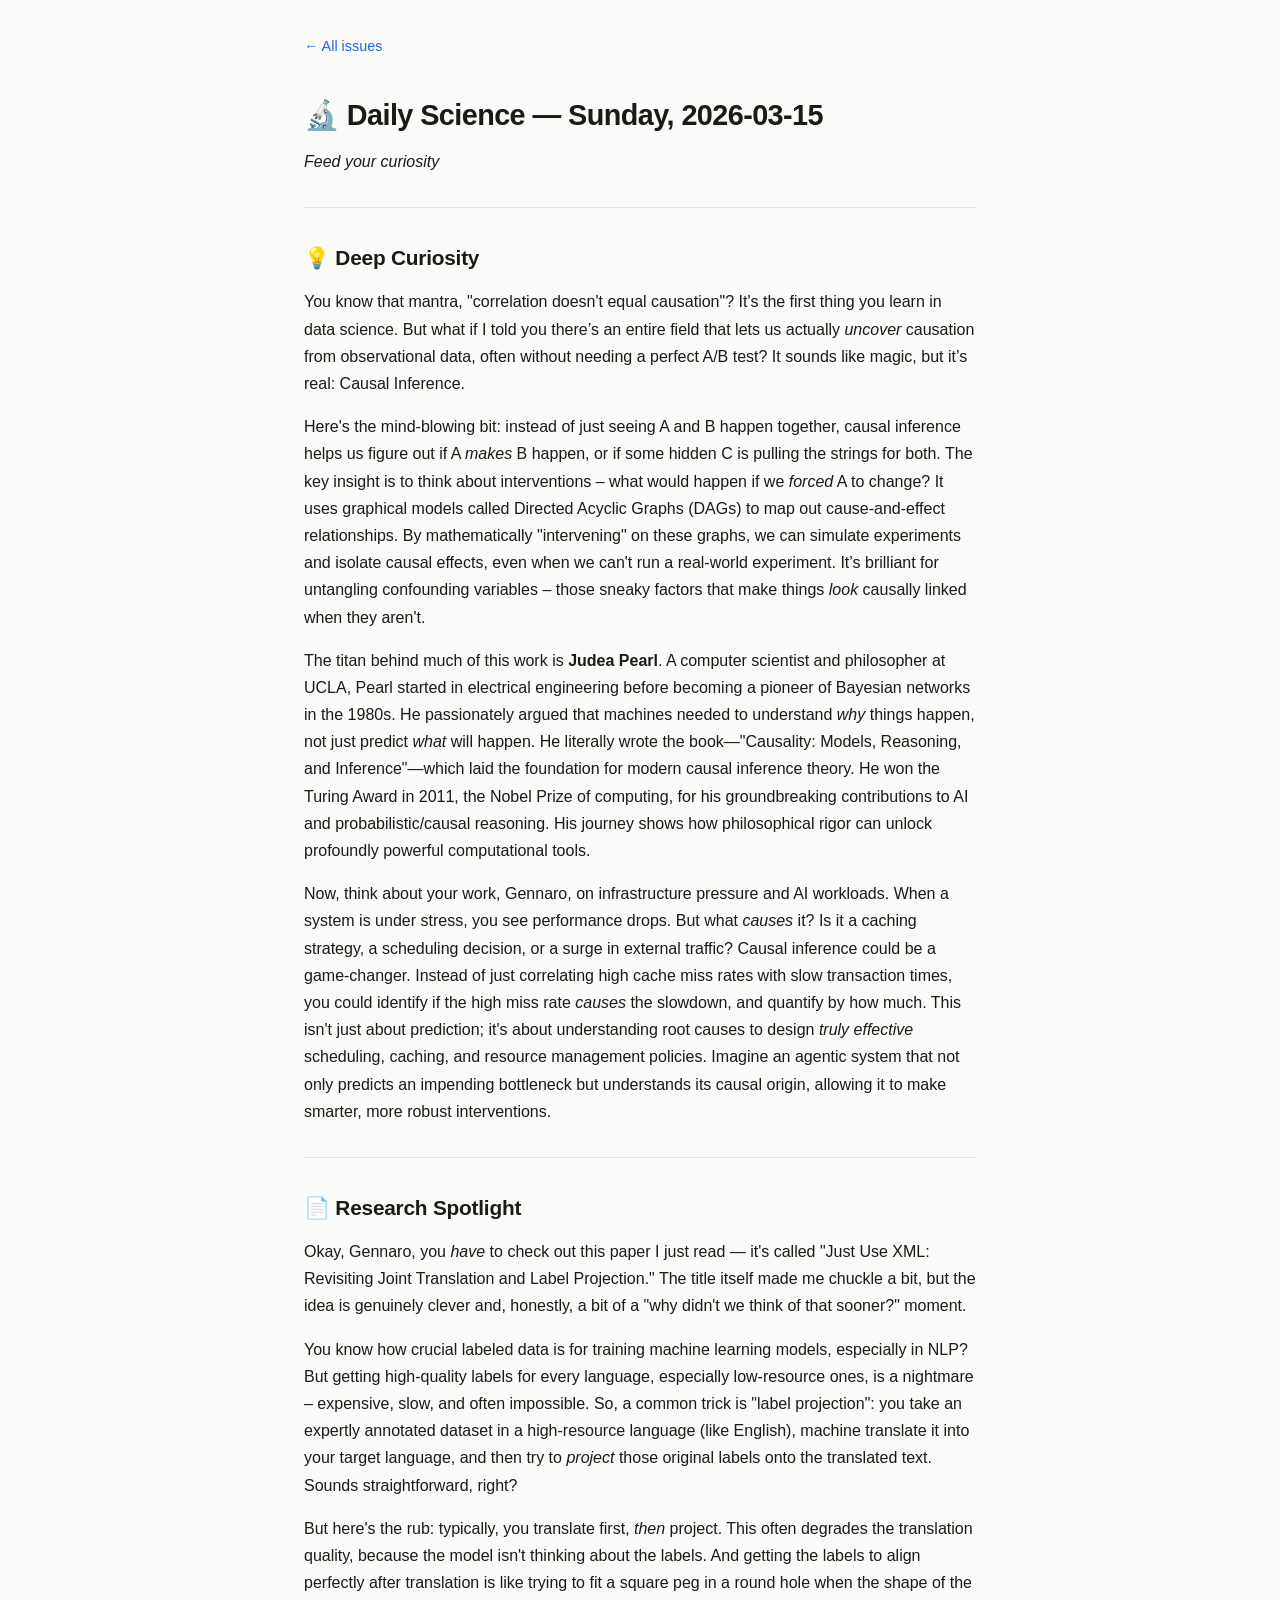
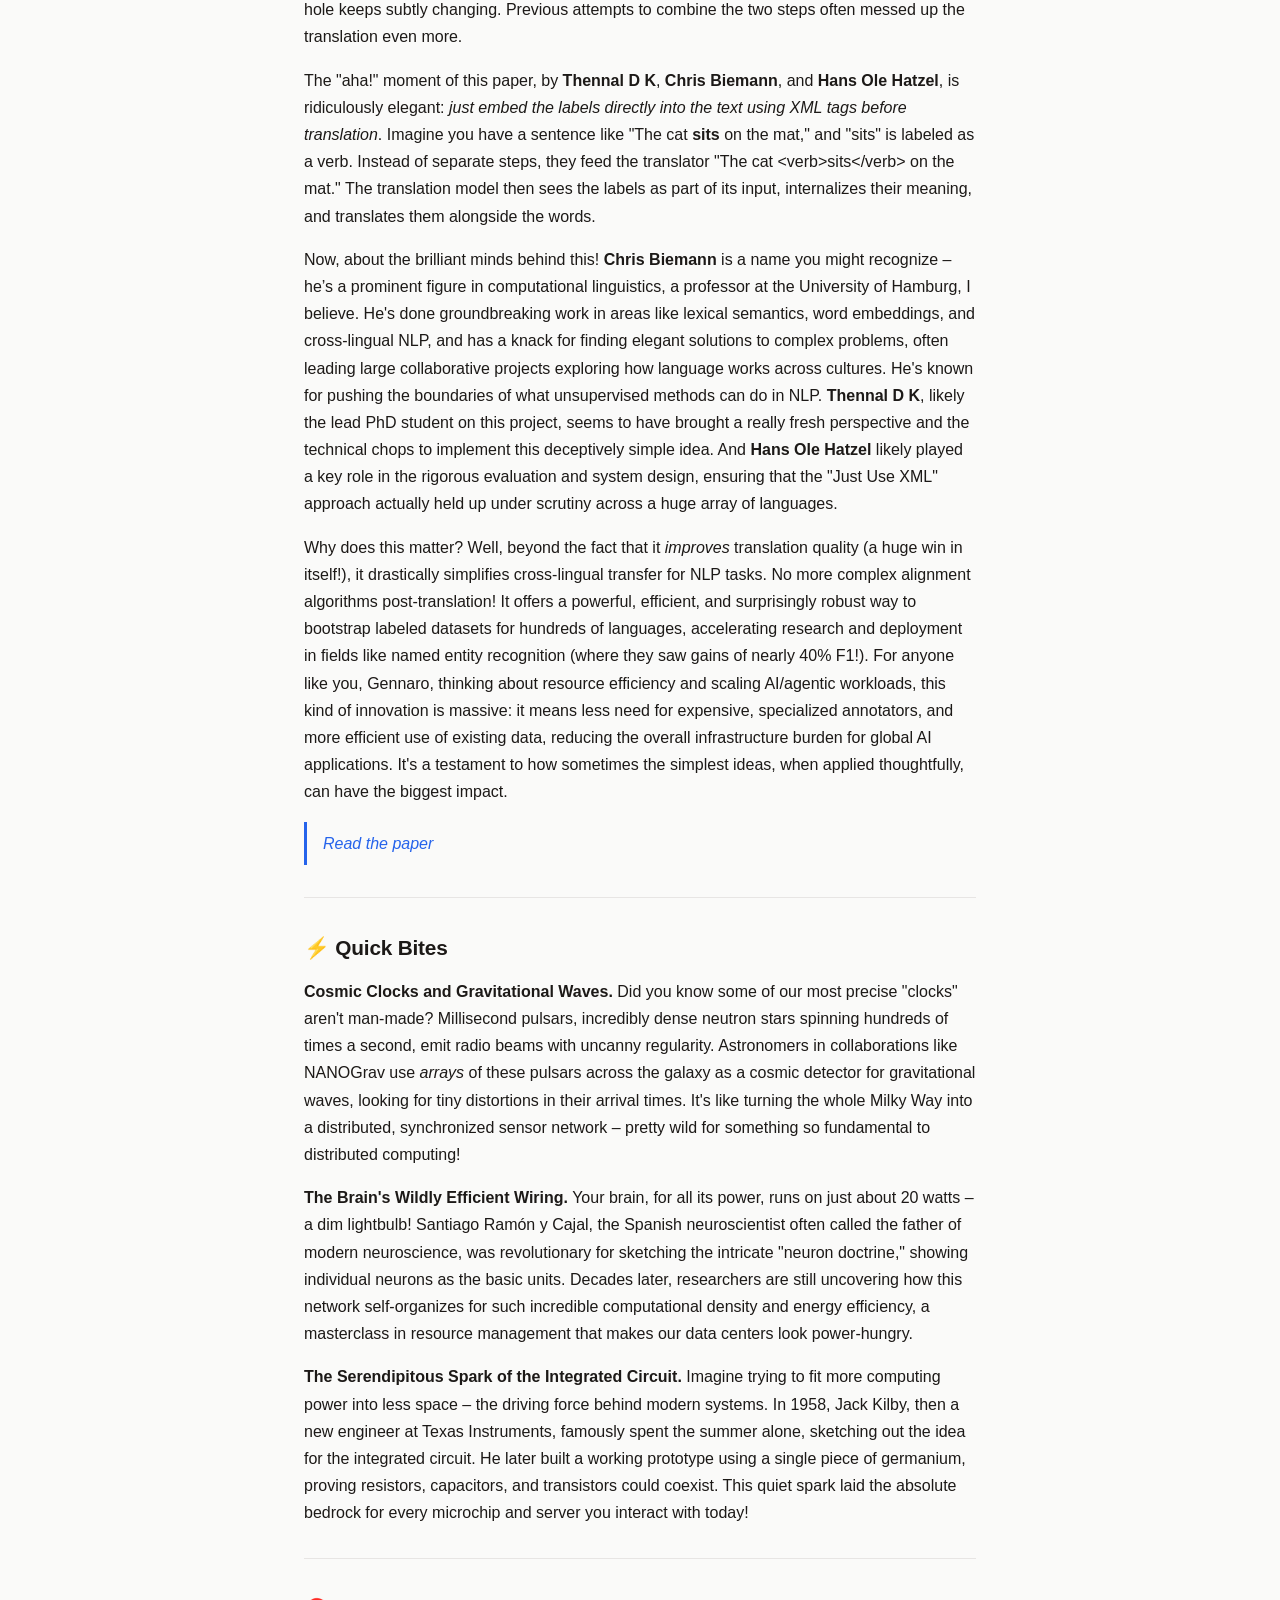
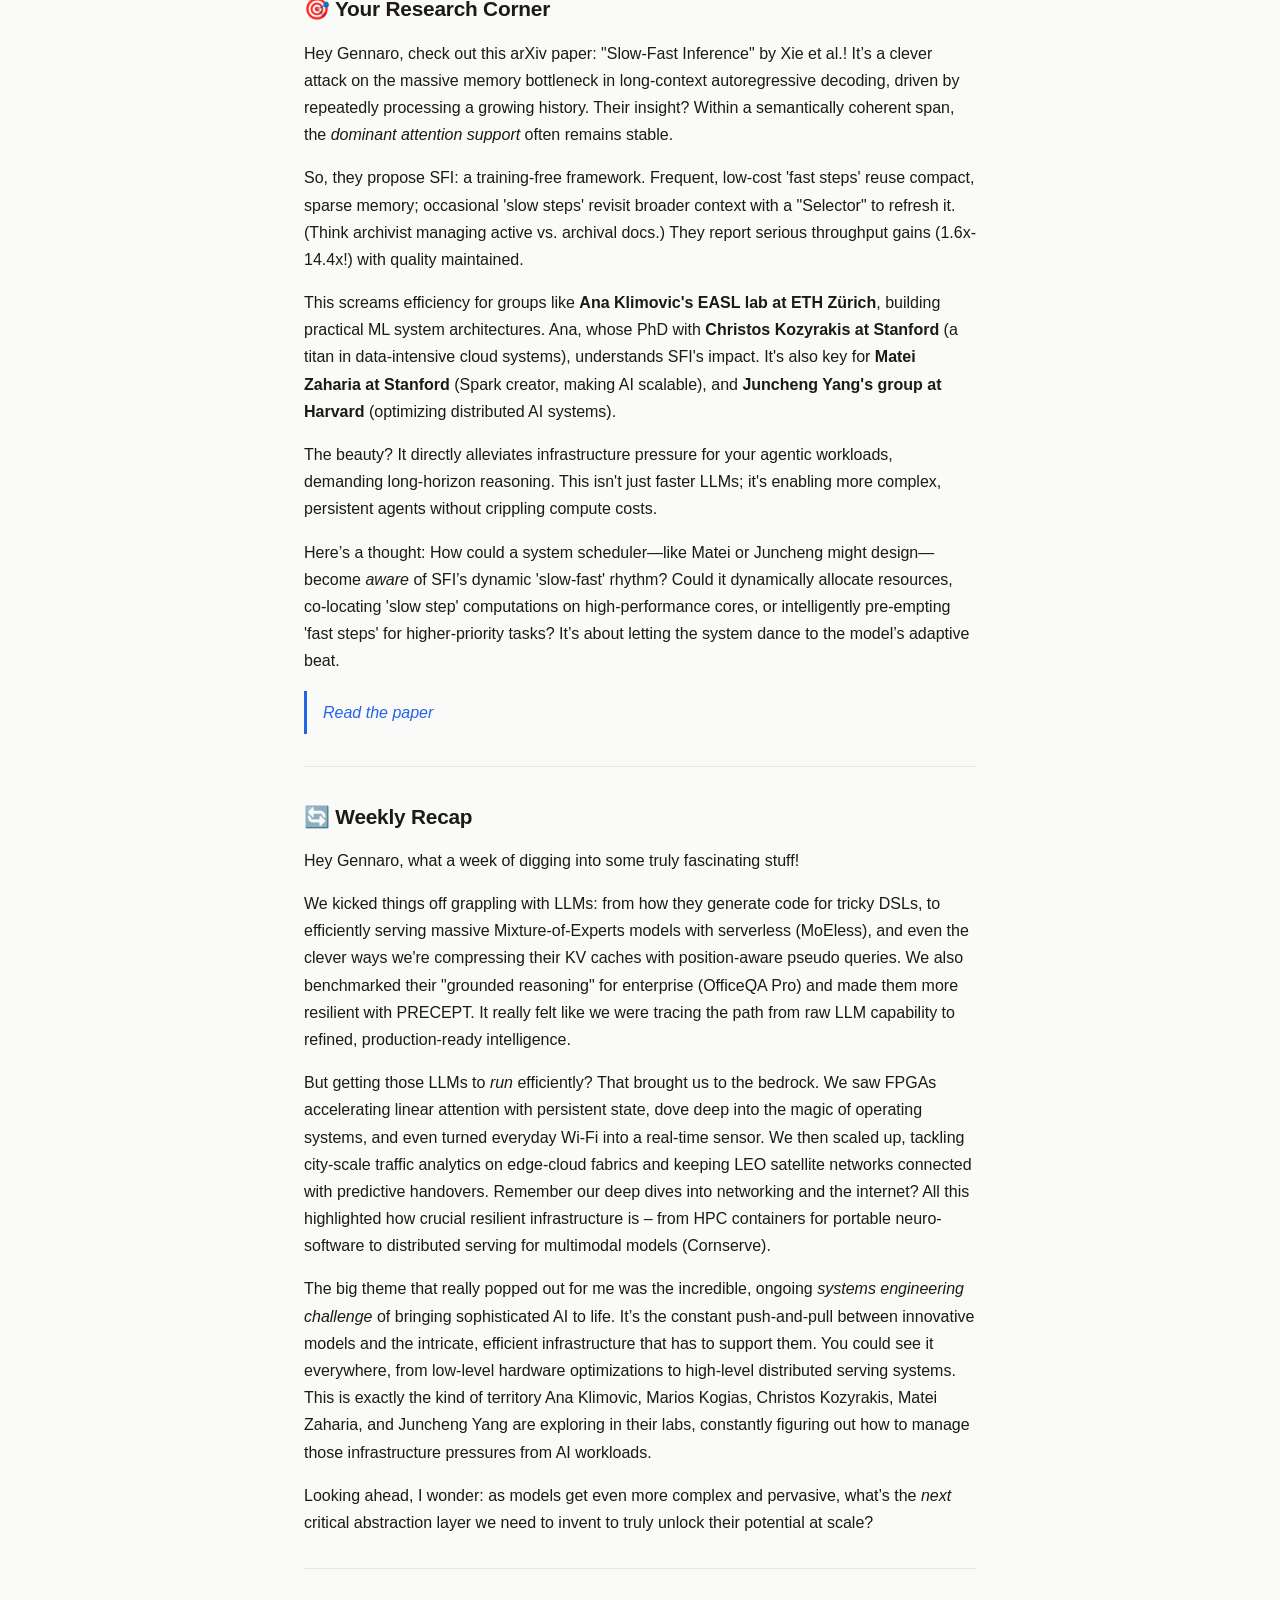
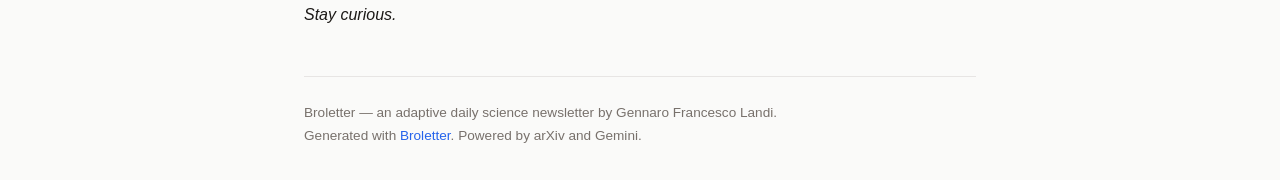
<file: docs/issues/2026-03-15.html>
<!DOCTYPE html>
<html lang="en">
<head>
<meta charset="utf-8">
<meta name="viewport" content="width=device-width, initial-scale=1">
<title>Broletter — March 15, 2026</title>
<link rel="stylesheet" href="../style.css">
</head>
<body>
<div class="nav"><a href="../">&larr; All issues</a></div>
<h1>🔬 Daily Science — Sunday, 2026-03-15</h1>
<p><em>Feed your curiosity</em></p>
<hr>
<h2>💡 Deep Curiosity</h2>
<p>You know that mantra, &quot;correlation doesn&#x27;t equal causation&quot;? It&#x27;s the first thing you learn in data science. But what if I told you there’s an entire field that lets us actually <em>uncover</em> causation from observational data, often without needing a perfect A/B test? It sounds like magic, but it’s real: Causal Inference.</p>
<p>Here&#x27;s the mind-blowing bit: instead of just seeing A and B happen together, causal inference helps us figure out if A <em>makes</em> B happen, or if some hidden C is pulling the strings for both. The key insight is to think about interventions – what would happen if we <em>forced</em> A to change? It uses graphical models called Directed Acyclic Graphs (DAGs) to map out cause-and-effect relationships. By mathematically &quot;intervening&quot; on these graphs, we can simulate experiments and isolate causal effects, even when we can&#x27;t run a real-world experiment. It’s brilliant for untangling confounding variables – those sneaky factors that make things <em>look</em> causally linked when they aren&#x27;t.</p>
<p>The titan behind much of this work is <strong>Judea Pearl</strong>. A computer scientist and philosopher at UCLA, Pearl started in electrical engineering before becoming a pioneer of Bayesian networks in the 1980s. He passionately argued that machines needed to understand <em>why</em> things happen, not just predict <em>what</em> will happen. He literally wrote the book—&quot;Causality: Models, Reasoning, and Inference&quot;—which laid the foundation for modern causal inference theory. He won the Turing Award in 2011, the Nobel Prize of computing, for his groundbreaking contributions to AI and probabilistic/causal reasoning. His journey shows how philosophical rigor can unlock profoundly powerful computational tools.</p>
<p>Now, think about your work, Gennaro, on infrastructure pressure and AI workloads. When a system is under stress, you see performance drops. But what <em>causes</em> it? Is it a caching strategy, a scheduling decision, or a surge in external traffic? Causal inference could be a game-changer. Instead of just correlating high cache miss rates with slow transaction times, you could identify if the high miss rate <em>causes</em> the slowdown, and quantify by how much. This isn&#x27;t just about prediction; it&#x27;s about understanding root causes to design <em>truly effective</em> scheduling, caching, and resource management policies. Imagine an agentic system that not only predicts an impending bottleneck but understands its causal origin, allowing it to make smarter, more robust interventions.</p>
<hr>
<h2>📄 Research Spotlight</h2>
<p>Okay, Gennaro, you <em>have</em> to check out this paper I just read — it&#x27;s called &quot;Just Use XML: Revisiting Joint Translation and Label Projection.&quot; The title itself made me chuckle a bit, but the idea is genuinely clever and, honestly, a bit of a &quot;why didn&#x27;t we think of that sooner?&quot; moment.</p>
<p>You know how crucial labeled data is for training machine learning models, especially in NLP? But getting high-quality labels for every language, especially low-resource ones, is a nightmare – expensive, slow, and often impossible. So, a common trick is &quot;label projection&quot;: you take an expertly annotated dataset in a high-resource language (like English), machine translate it into your target language, and then try to <em>project</em> those original labels onto the translated text. Sounds straightforward, right?</p>
<p>But here&#x27;s the rub: typically, you translate first, <em>then</em> project. This often degrades the translation quality, because the model isn&#x27;t thinking about the labels. And getting the labels to align perfectly after translation is like trying to fit a square peg in a round hole when the shape of the hole keeps subtly changing. Previous attempts to combine the two steps often messed up the translation even more.</p>
<p>The &quot;aha!&quot; moment of this paper, by <strong>Thennal D K</strong>, <strong>Chris Biemann</strong>, and <strong>Hans Ole Hatzel</strong>, is ridiculously elegant: <em>just embed the labels directly into the text using XML tags before translation</em>. Imagine you have a sentence like &quot;The cat <strong>sits</strong> on the mat,&quot; and &quot;sits&quot; is labeled as a verb. Instead of separate steps, they feed the translator &quot;The cat &lt;verb&gt;sits&lt;/verb&gt; on the mat.&quot; The translation model then sees the labels as part of its input, internalizes their meaning, and translates them alongside the words.</p>
<p>Now, about the brilliant minds behind this! <strong>Chris Biemann</strong> is a name you might recognize – he’s a prominent figure in computational linguistics, a professor at the University of Hamburg, I believe. He&#x27;s done groundbreaking work in areas like lexical semantics, word embeddings, and cross-lingual NLP, and has a knack for finding elegant solutions to complex problems, often leading large collaborative projects exploring how language works across cultures. He&#x27;s known for pushing the boundaries of what unsupervised methods can do in NLP. <strong>Thennal D K</strong>, likely the lead PhD student on this project, seems to have brought a really fresh perspective and the technical chops to implement this deceptively simple idea. And <strong>Hans Ole Hatzel</strong> likely played a key role in the rigorous evaluation and system design, ensuring that the &quot;Just Use XML&quot; approach actually held up under scrutiny across a huge array of languages.</p>
<p>Why does this matter? Well, beyond the fact that it <em>improves</em> translation quality (a huge win in itself!), it drastically simplifies cross-lingual transfer for NLP tasks. No more complex alignment algorithms post-translation! It offers a powerful, efficient, and surprisingly robust way to bootstrap labeled datasets for hundreds of languages, accelerating research and deployment in fields like named entity recognition (where they saw gains of nearly 40% F1!). For anyone like you, Gennaro, thinking about resource efficiency and scaling AI/agentic workloads, this kind of innovation is massive: it means less need for expensive, specialized annotators, and more efficient use of existing data, reducing the overall infrastructure burden for global AI applications. It&#x27;s a testament to how sometimes the simplest ideas, when applied thoughtfully, can have the biggest impact.</p>
<blockquote><a href="https://arxiv.org/pdf/2603.12021v1" target="_blank" rel="noopener">Read the paper</a></blockquote>
<hr>
<h2>⚡ Quick Bites</h2>
<p><strong>Cosmic Clocks and Gravitational Waves.</strong> Did you know some of our most precise &quot;clocks&quot; aren&#x27;t man-made? Millisecond pulsars, incredibly dense neutron stars spinning hundreds of times a second, emit radio beams with uncanny regularity. Astronomers in collaborations like NANOGrav use <em>arrays</em> of these pulsars across the galaxy as a cosmic detector for gravitational waves, looking for tiny distortions in their arrival times. It&#x27;s like turning the whole Milky Way into a distributed, synchronized sensor network – pretty wild for something so fundamental to distributed computing!</p>
<p><strong>The Brain&#x27;s Wildly Efficient Wiring.</strong> Your brain, for all its power, runs on just about 20 watts – a dim lightbulb! Santiago Ramón y Cajal, the Spanish neuroscientist often called the father of modern neuroscience, was revolutionary for sketching the intricate &quot;neuron doctrine,&quot; showing individual neurons as the basic units. Decades later, researchers are still uncovering how this network self-organizes for such incredible computational density and energy efficiency, a masterclass in resource management that makes our data centers look power-hungry.</p>
<p><strong>The Serendipitous Spark of the Integrated Circuit.</strong> Imagine trying to fit more computing power into less space – the driving force behind modern systems. In 1958, Jack Kilby, then a new engineer at Texas Instruments, famously spent the summer alone, sketching out the idea for the integrated circuit. He later built a working prototype using a single piece of germanium, proving resistors, capacitors, and transistors could coexist. This quiet spark laid the absolute bedrock for every microchip and server you interact with today!</p>
<hr>
<h2>🎯 Your Research Corner</h2>
<p>Hey Gennaro, check out this arXiv paper: &quot;Slow-Fast Inference&quot; by Xie et al.! It’s a clever attack on the massive memory bottleneck in long-context autoregressive decoding, driven by repeatedly processing a growing history. Their insight? Within a semantically coherent span, the <em>dominant attention support</em> often remains stable.</p>
<p>So, they propose SFI: a training-free framework. Frequent, low-cost &#x27;fast steps&#x27; reuse compact, sparse memory; occasional &#x27;slow steps&#x27; revisit broader context with a &quot;Selector&quot; to refresh it. (Think archivist managing active vs. archival docs.) They report serious throughput gains (1.6x-14.4x!) with quality maintained.</p>
<p>This screams efficiency for groups like <strong>Ana Klimovic&#x27;s EASL lab at ETH Zürich</strong>, building practical ML system architectures. Ana, whose PhD with <strong>Christos Kozyrakis at Stanford</strong> (a titan in data-intensive cloud systems), understands SFI&#x27;s impact. It&#x27;s also key for <strong>Matei Zaharia at Stanford</strong> (Spark creator, making AI scalable), and <strong>Juncheng Yang&#x27;s group at Harvard</strong> (optimizing distributed AI systems).</p>
<p>The beauty? It directly alleviates infrastructure pressure for your agentic workloads, demanding long-horizon reasoning. This isn&#x27;t just faster LLMs; it&#x27;s enabling more complex, persistent agents without crippling compute costs.</p>
<p>Here’s a thought: How could a system scheduler—like Matei or Juncheng might design—become <em>aware</em> of SFI’s dynamic &#x27;slow-fast&#x27; rhythm? Could it dynamically allocate resources, co-locating &#x27;slow step&#x27; computations on high-performance cores, or intelligently pre-empting &#x27;fast steps&#x27; for higher-priority tasks? It’s about letting the system dance to the model’s adaptive beat.</p>
<blockquote><a href="https://arxiv.org/pdf/2603.12038v1" target="_blank" rel="noopener">Read the paper</a></blockquote>
<hr>
<h2>🔄 Weekly Recap</h2>
<p>Hey Gennaro, what a week of digging into some truly fascinating stuff!</p>
<p>We kicked things off grappling with LLMs: from how they generate code for tricky DSLs, to efficiently serving massive Mixture-of-Experts models with serverless (MoEless), and even the clever ways we&#x27;re compressing their KV caches with position-aware pseudo queries. We also benchmarked their &quot;grounded reasoning&quot; for enterprise (OfficeQA Pro) and made them more resilient with PRECEPT. It really felt like we were tracing the path from raw LLM capability to refined, production-ready intelligence.</p>
<p>But getting those LLMs to <em>run</em> efficiently? That brought us to the bedrock. We saw FPGAs accelerating linear attention with persistent state, dove deep into the magic of operating systems, and even turned everyday Wi-Fi into a real-time sensor. We then scaled up, tackling city-scale traffic analytics on edge-cloud fabrics and keeping LEO satellite networks connected with predictive handovers. Remember our deep dives into networking and the internet? All this highlighted how crucial resilient infrastructure is – from HPC containers for portable neuro-software to distributed serving for multimodal models (Cornserve).</p>
<p>The big theme that really popped out for me was the incredible, ongoing <em>systems engineering challenge</em> of bringing sophisticated AI to life. It’s the constant push-and-pull between innovative models and the intricate, efficient infrastructure that has to support them. You could see it everywhere, from low-level hardware optimizations to high-level distributed serving systems. This is exactly the kind of territory Ana Klimovic, Marios Kogias, Christos Kozyrakis, Matei Zaharia, and Juncheng Yang are exploring in their labs, constantly figuring out how to manage those infrastructure pressures from AI workloads.</p>
<p>Looking ahead, I wonder: as models get even more complex and pervasive, what’s the <em>next</em> critical abstraction layer we need to invent to truly unlock their potential at scale?</p>
<hr>
<p><em>Stay curious.</em></p>
<div class="footer">
    Broletter — an adaptive daily science newsletter by Gennaro Francesco Landi.<br>
    Generated with <a href="https://github.com/landigf/Broletter">Broletter</a>.
    Powered by arXiv and Gemini.
</div>
</body>
</html>
</file>
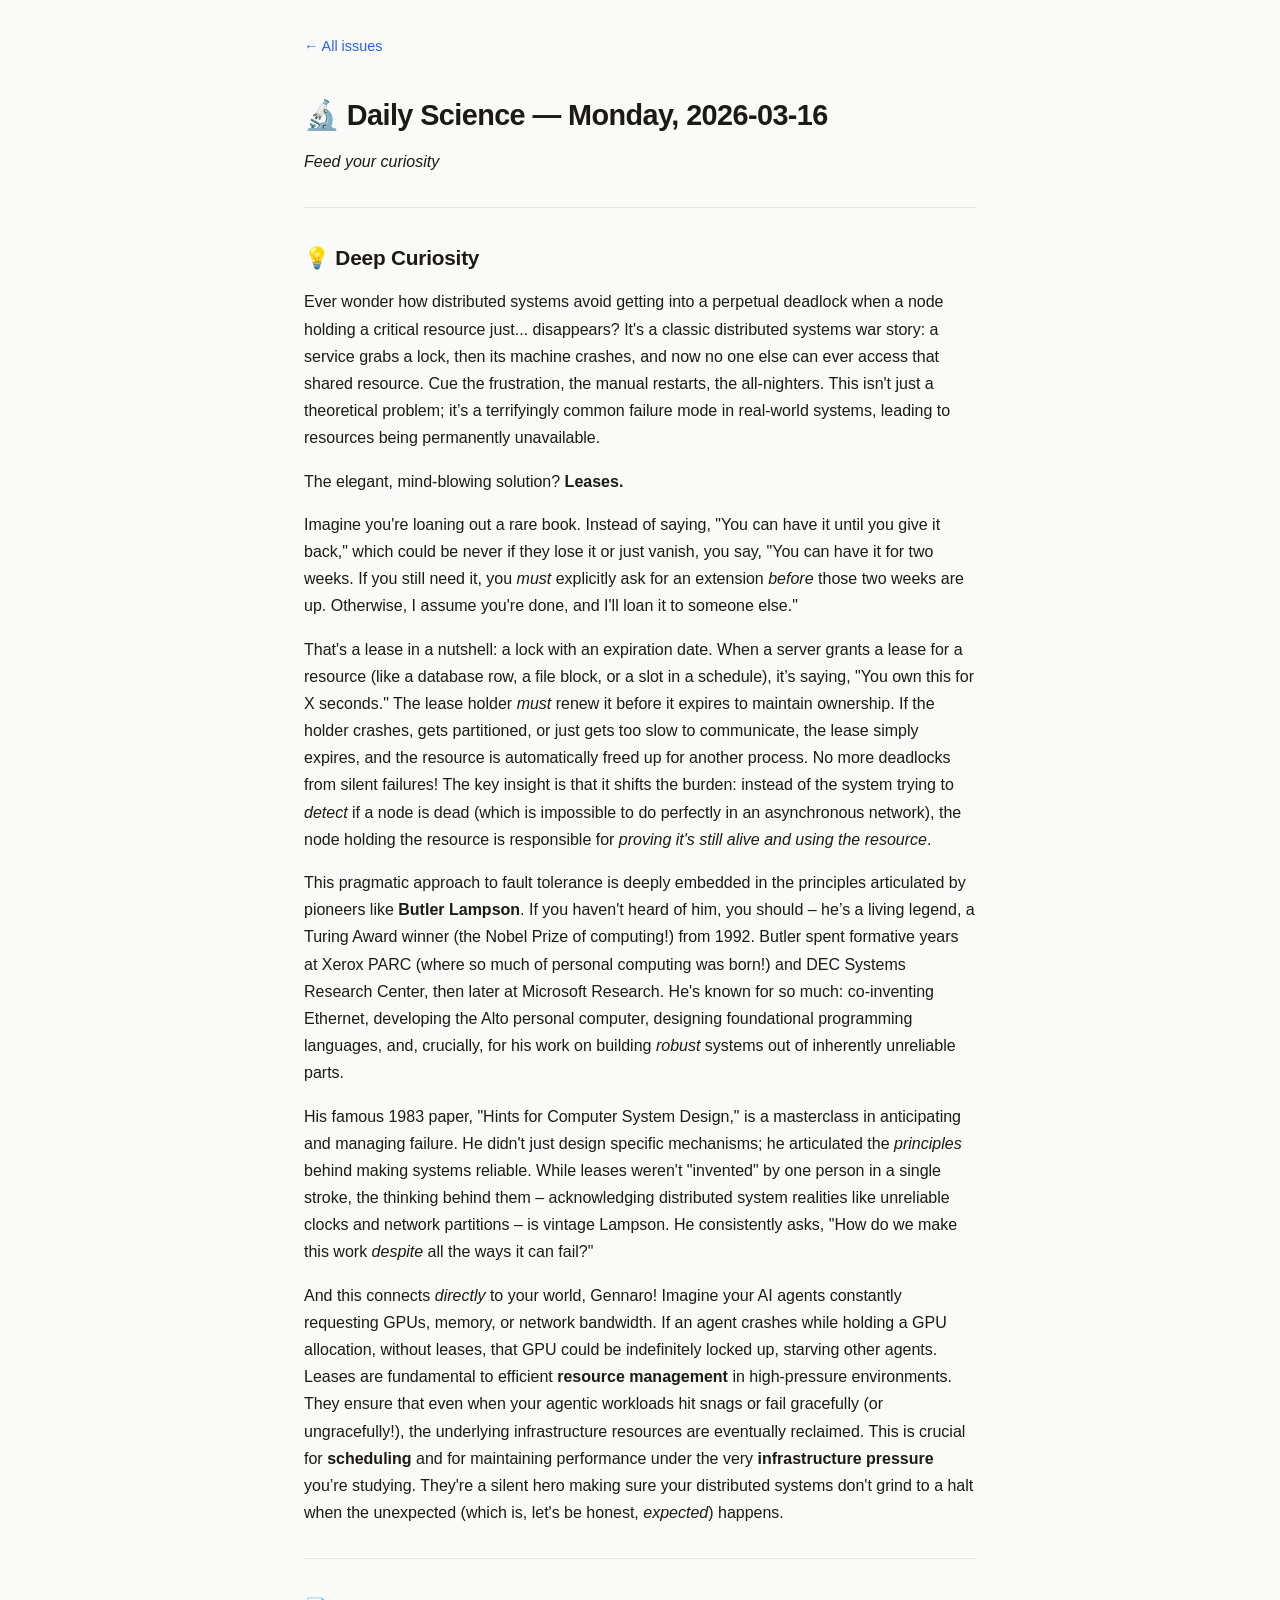
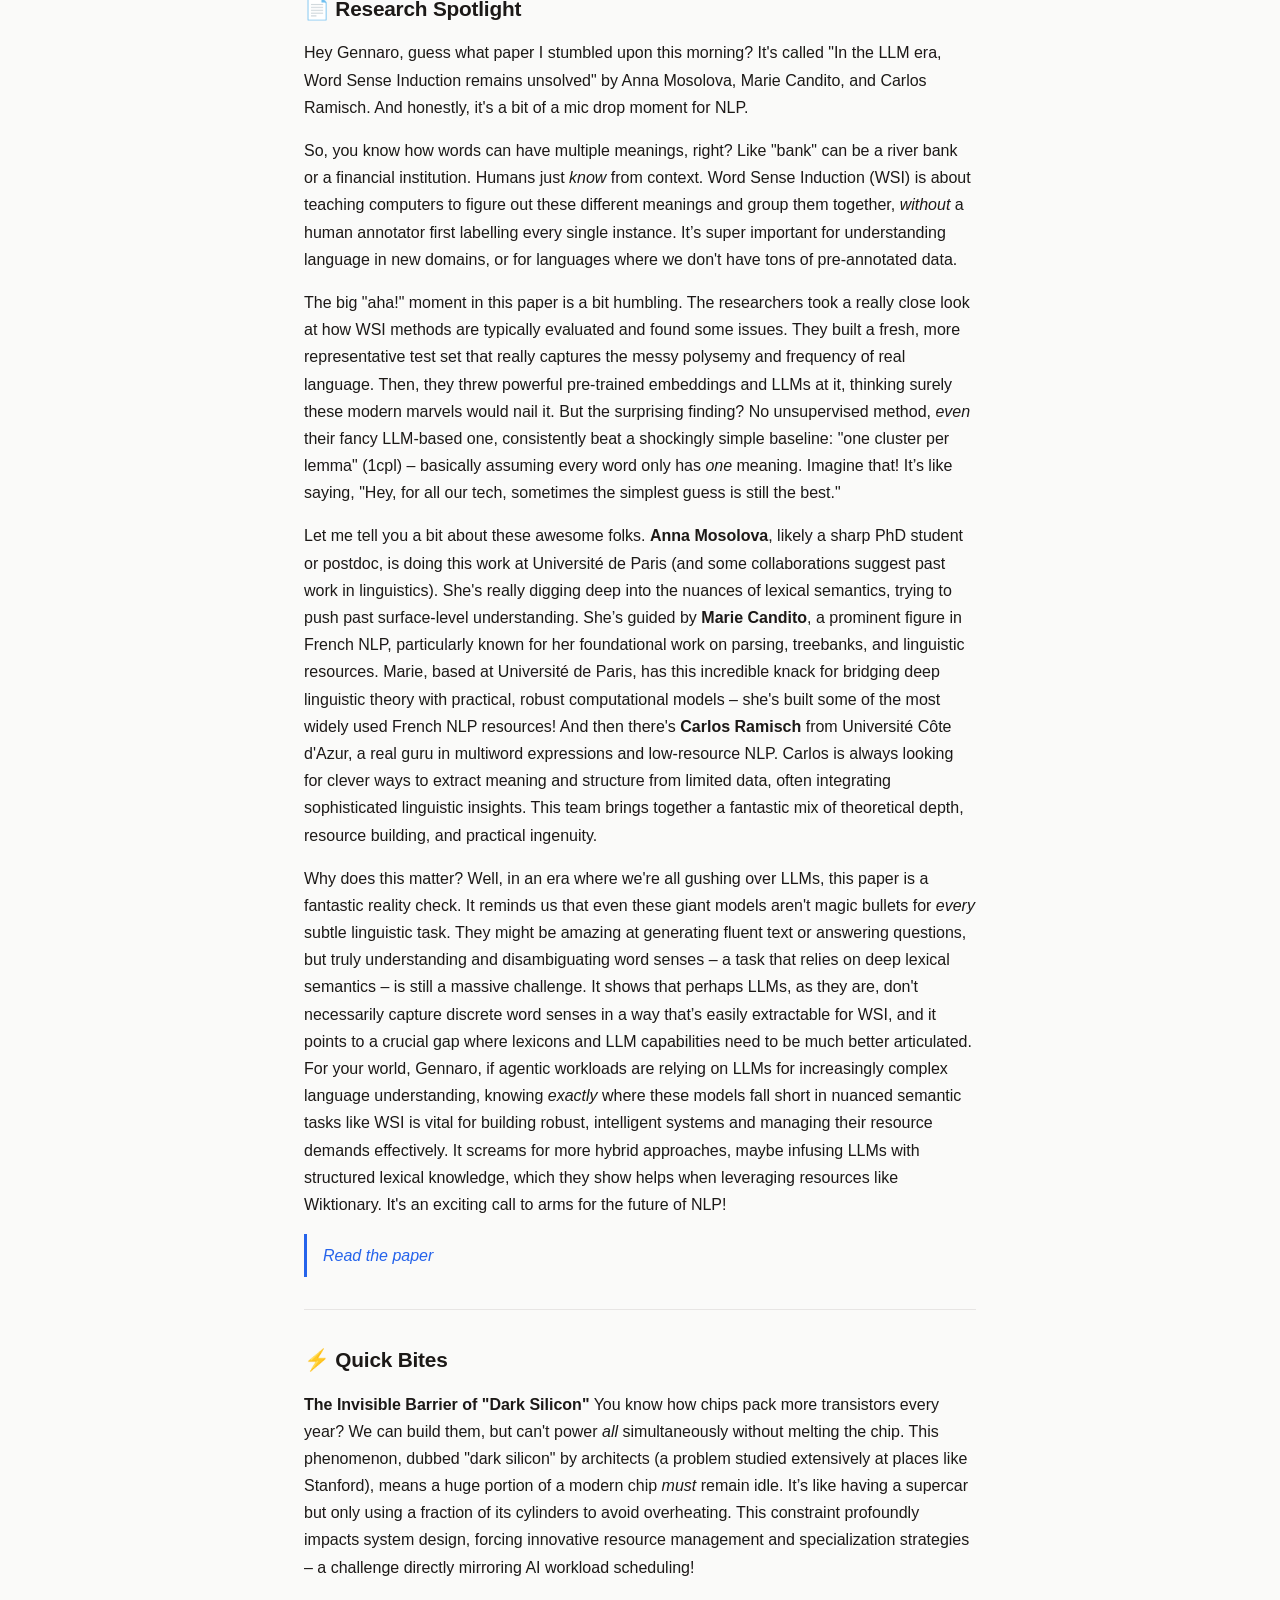
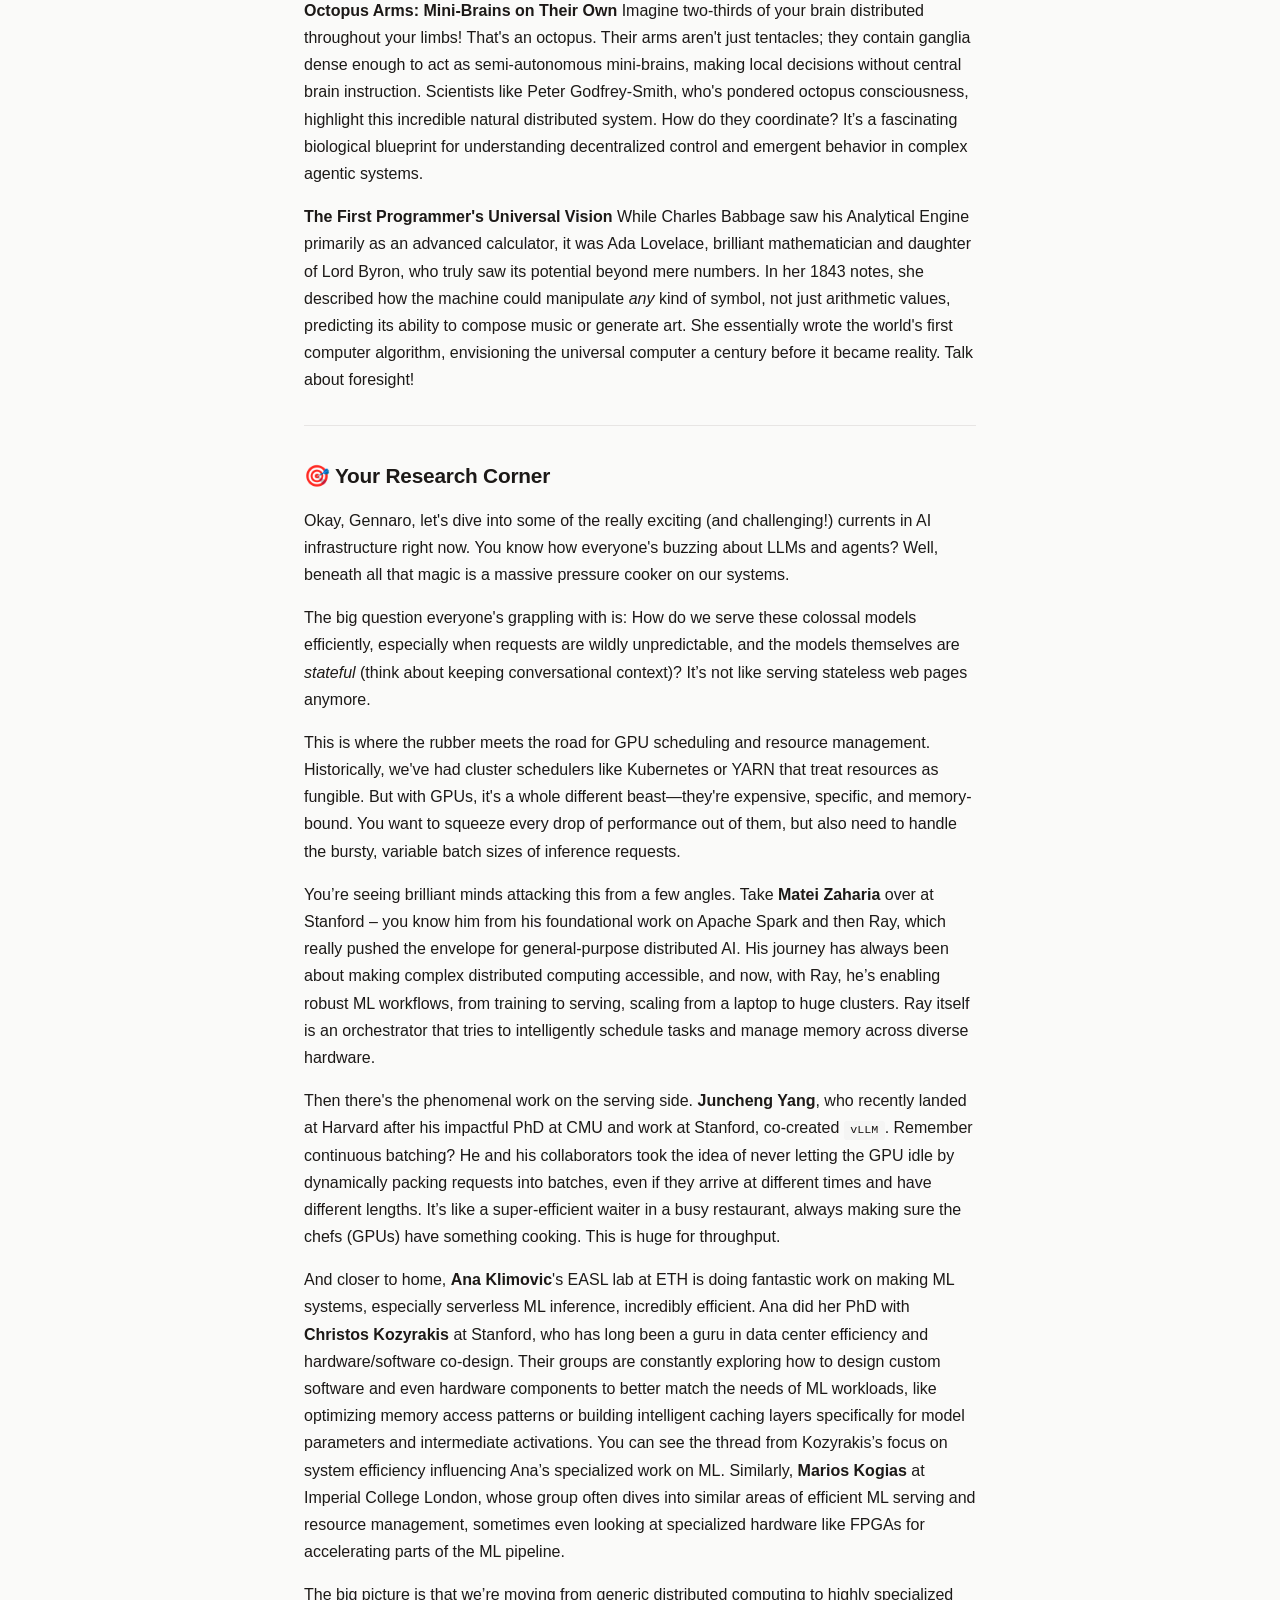
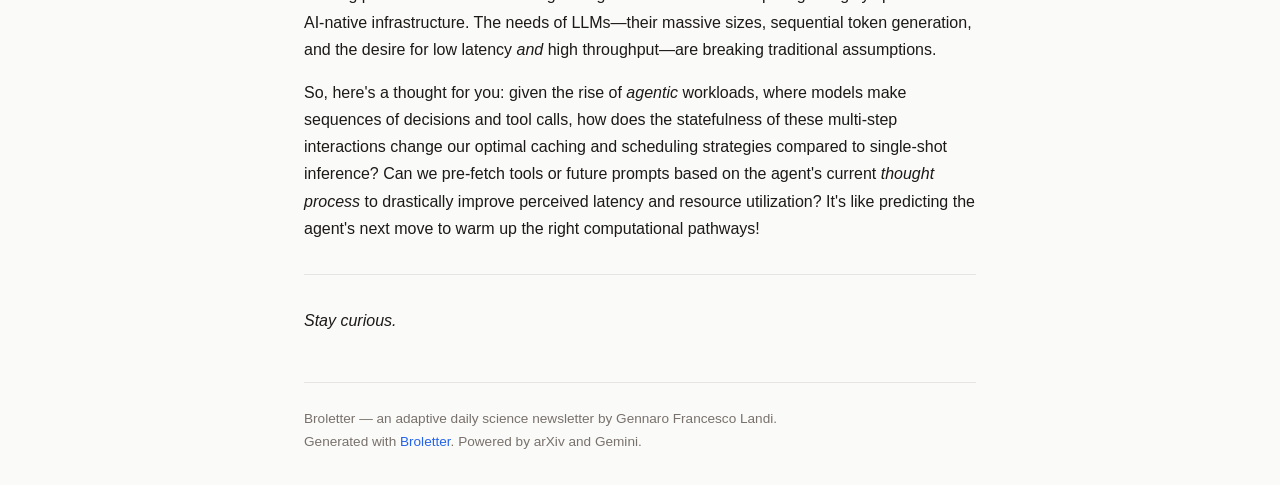
<file: docs/issues/2026-03-16.html>
<!DOCTYPE html>
<html lang="en">
<head>
<meta charset="utf-8">
<meta name="viewport" content="width=device-width, initial-scale=1">
<title>Broletter — March 16, 2026</title>
<link rel="stylesheet" href="../style.css">
</head>
<body>
<div class="nav"><a href="../">&larr; All issues</a></div>
<h1>🔬 Daily Science — Monday, 2026-03-16</h1>
<p><em>Feed your curiosity</em></p>
<hr>
<h2>💡 Deep Curiosity</h2>
<p>Ever wonder how distributed systems avoid getting into a perpetual deadlock when a node holding a critical resource just... disappears? It&#x27;s a classic distributed systems war story: a service grabs a lock, then its machine crashes, and now no one else can ever access that shared resource. Cue the frustration, the manual restarts, the all-nighters. This isn&#x27;t just a theoretical problem; it’s a terrifyingly common failure mode in real-world systems, leading to resources being permanently unavailable.</p>
<p>The elegant, mind-blowing solution? <strong>Leases.</strong></p>
<p>Imagine you&#x27;re loaning out a rare book. Instead of saying, &quot;You can have it until you give it back,&quot; which could be never if they lose it or just vanish, you say, &quot;You can have it for two weeks. If you still need it, you <em>must</em> explicitly ask for an extension <em>before</em> those two weeks are up. Otherwise, I assume you&#x27;re done, and I&#x27;ll loan it to someone else.&quot;</p>
<p>That&#x27;s a lease in a nutshell: a lock with an expiration date. When a server grants a lease for a resource (like a database row, a file block, or a slot in a schedule), it’s saying, &quot;You own this for X seconds.&quot; The lease holder <em>must</em> renew it before it expires to maintain ownership. If the holder crashes, gets partitioned, or just gets too slow to communicate, the lease simply expires, and the resource is automatically freed up for another process. No more deadlocks from silent failures! The key insight is that it shifts the burden: instead of the system trying to <em>detect</em> if a node is dead (which is impossible to do perfectly in an asynchronous network), the node holding the resource is responsible for <em>proving it&#x27;s still alive and using the resource</em>.</p>
<p>This pragmatic approach to fault tolerance is deeply embedded in the principles articulated by pioneers like <strong>Butler Lampson</strong>. If you haven&#x27;t heard of him, you should – he’s a living legend, a Turing Award winner (the Nobel Prize of computing!) from 1992. Butler spent formative years at Xerox PARC (where so much of personal computing was born!) and DEC Systems Research Center, then later at Microsoft Research. He&#x27;s known for so much: co-inventing Ethernet, developing the Alto personal computer, designing foundational programming languages, and, crucially, for his work on building <em>robust</em> systems out of inherently unreliable parts.</p>
<p>His famous 1983 paper, &quot;Hints for Computer System Design,&quot; is a masterclass in anticipating and managing failure. He didn&#x27;t just design specific mechanisms; he articulated the <em>principles</em> behind making systems reliable. While leases weren&#x27;t &quot;invented&quot; by one person in a single stroke, the thinking behind them – acknowledging distributed system realities like unreliable clocks and network partitions – is vintage Lampson. He consistently asks, &quot;How do we make this work <em>despite</em> all the ways it can fail?&quot;</p>
<p>And this connects <em>directly</em> to your world, Gennaro! Imagine your AI agents constantly requesting GPUs, memory, or network bandwidth. If an agent crashes while holding a GPU allocation, without leases, that GPU could be indefinitely locked up, starving other agents. Leases are fundamental to efficient <strong>resource management</strong> in high-pressure environments. They ensure that even when your agentic workloads hit snags or fail gracefully (or ungracefully!), the underlying infrastructure resources are eventually reclaimed. This is crucial for <strong>scheduling</strong> and for maintaining performance under the very <strong>infrastructure pressure</strong> you’re studying. They&#x27;re a silent hero making sure your distributed systems don&#x27;t grind to a halt when the unexpected (which is, let&#x27;s be honest, <em>expected</em>) happens.</p>
<hr>
<h2>📄 Research Spotlight</h2>
<p>Hey Gennaro, guess what paper I stumbled upon this morning? It&#x27;s called &quot;In the LLM era, Word Sense Induction remains unsolved&quot; by Anna Mosolova, Marie Candito, and Carlos Ramisch. And honestly, it&#x27;s a bit of a mic drop moment for NLP.</p>
<p>So, you know how words can have multiple meanings, right? Like &quot;bank&quot; can be a river bank or a financial institution. Humans just <em>know</em> from context. Word Sense Induction (WSI) is about teaching computers to figure out these different meanings and group them together, <em>without</em> a human annotator first labelling every single instance. It’s super important for understanding language in new domains, or for languages where we don&#x27;t have tons of pre-annotated data.</p>
<p>The big &quot;aha!&quot; moment in this paper is a bit humbling. The researchers took a really close look at how WSI methods are typically evaluated and found some issues. They built a fresh, more representative test set that really captures the messy polysemy and frequency of real language. Then, they threw powerful pre-trained embeddings and LLMs at it, thinking surely these modern marvels would nail it. But the surprising finding? No unsupervised method, <em>even</em> their fancy LLM-based one, consistently beat a shockingly simple baseline: &quot;one cluster per lemma&quot; (1cpl) – basically assuming every word only has <em>one</em> meaning. Imagine that! It’s like saying, &quot;Hey, for all our tech, sometimes the simplest guess is still the best.&quot;</p>
<p>Let me tell you a bit about these awesome folks. <strong>Anna Mosolova</strong>, likely a sharp PhD student or postdoc, is doing this work at Université de Paris (and some collaborations suggest past work in linguistics). She&#x27;s really digging deep into the nuances of lexical semantics, trying to push past surface-level understanding. She’s guided by <strong>Marie Candito</strong>, a prominent figure in French NLP, particularly known for her foundational work on parsing, treebanks, and linguistic resources. Marie, based at Université de Paris, has this incredible knack for bridging deep linguistic theory with practical, robust computational models – she&#x27;s built some of the most widely used French NLP resources! And then there&#x27;s <strong>Carlos Ramisch</strong> from Université Côte d&#x27;Azur, a real guru in multiword expressions and low-resource NLP. Carlos is always looking for clever ways to extract meaning and structure from limited data, often integrating sophisticated linguistic insights. This team brings together a fantastic mix of theoretical depth, resource building, and practical ingenuity.</p>
<p>Why does this matter? Well, in an era where we&#x27;re all gushing over LLMs, this paper is a fantastic reality check. It reminds us that even these giant models aren&#x27;t magic bullets for <em>every</em> subtle linguistic task. They might be amazing at generating fluent text or answering questions, but truly understanding and disambiguating word senses – a task that relies on deep lexical semantics – is still a massive challenge. It shows that perhaps LLMs, as they are, don&#x27;t necessarily capture discrete word senses in a way that’s easily extractable for WSI, and it points to a crucial gap where lexicons and LLM capabilities need to be much better articulated. For your world, Gennaro, if agentic workloads are relying on LLMs for increasingly complex language understanding, knowing <em>exactly</em> where these models fall short in nuanced semantic tasks like WSI is vital for building robust, intelligent systems and managing their resource demands effectively. It screams for more hybrid approaches, maybe infusing LLMs with structured lexical knowledge, which they show helps when leveraging resources like Wiktionary. It&#x27;s an exciting call to arms for the future of NLP!</p>
<blockquote><a href="https://arxiv.org/pdf/2603.11686v1" target="_blank" rel="noopener">Read the paper</a></blockquote>
<hr>
<h2>⚡ Quick Bites</h2>
<p><strong>The Invisible Barrier of &quot;Dark Silicon&quot;</strong>
You know how chips pack more transistors every year? We can build them, but can&#x27;t power <em>all</em> simultaneously without melting the chip. This phenomenon, dubbed &quot;dark silicon&quot; by architects (a problem studied extensively at places like Stanford), means a huge portion of a modern chip <em>must</em> remain idle. It’s like having a supercar but only using a fraction of its cylinders to avoid overheating. This constraint profoundly impacts system design, forcing innovative resource management and specialization strategies – a challenge directly mirroring AI workload scheduling!</p>
<p><strong>Octopus Arms: Mini-Brains on Their Own</strong>
Imagine two-thirds of your brain distributed throughout your limbs! That&#x27;s an octopus. Their arms aren&#x27;t just tentacles; they contain ganglia dense enough to act as semi-autonomous mini-brains, making local decisions without central brain instruction. Scientists like Peter Godfrey-Smith, who&#x27;s pondered octopus consciousness, highlight this incredible natural distributed system. How do they coordinate? It’s a fascinating biological blueprint for understanding decentralized control and emergent behavior in complex agentic systems.</p>
<p><strong>The First Programmer&#x27;s Universal Vision</strong>
While Charles Babbage saw his Analytical Engine primarily as an advanced calculator, it was Ada Lovelace, brilliant mathematician and daughter of Lord Byron, who truly saw its potential beyond mere numbers. In her 1843 notes, she described how the machine could manipulate <em>any</em> kind of symbol, not just arithmetic values, predicting its ability to compose music or generate art. She essentially wrote the world&#x27;s first computer algorithm, envisioning the universal computer a century before it became reality. Talk about foresight!</p>
<hr>
<h2>🎯 Your Research Corner</h2>
<p>Okay, Gennaro, let&#x27;s dive into some of the really exciting (and challenging!) currents in AI infrastructure right now. You know how everyone&#x27;s buzzing about LLMs and agents? Well, beneath all that magic is a massive pressure cooker on our systems.</p>
<p>The big question everyone&#x27;s grappling with is: How do we serve these colossal models efficiently, especially when requests are wildly unpredictable, and the models themselves are <em>stateful</em> (think about keeping conversational context)? It’s not like serving stateless web pages anymore.</p>
<p>This is where the rubber meets the road for GPU scheduling and resource management. Historically, we&#x27;ve had cluster schedulers like Kubernetes or YARN that treat resources as fungible. But with GPUs, it&#x27;s a whole different beast—they&#x27;re expensive, specific, and memory-bound. You want to squeeze every drop of performance out of them, but also need to handle the bursty, variable batch sizes of inference requests.</p>
<p>You’re seeing brilliant minds attacking this from a few angles. Take <strong>Matei Zaharia</strong> over at Stanford – you know him from his foundational work on Apache Spark and then Ray, which really pushed the envelope for general-purpose distributed AI. His journey has always been about making complex distributed computing accessible, and now, with Ray, he’s enabling robust ML workflows, from training to serving, scaling from a laptop to huge clusters. Ray itself is an orchestrator that tries to intelligently schedule tasks and manage memory across diverse hardware.</p>
<p>Then there&#x27;s the phenomenal work on the serving side. <strong>Juncheng Yang</strong>, who recently landed at Harvard after his impactful PhD at CMU and work at Stanford, co-created <code>vLLM</code>. Remember continuous batching? He and his collaborators took the idea of never letting the GPU idle by dynamically packing requests into batches, even if they arrive at different times and have different lengths. It’s like a super-efficient waiter in a busy restaurant, always making sure the chefs (GPUs) have something cooking. This is huge for throughput.</p>
<p>And closer to home, <strong>Ana Klimovic</strong>&#x27;s EASL lab at ETH is doing fantastic work on making ML systems, especially serverless ML inference, incredibly efficient. Ana did her PhD with <strong>Christos Kozyrakis</strong> at Stanford, who has long been a guru in data center efficiency and hardware/software co-design. Their groups are constantly exploring how to design custom software and even hardware components to better match the needs of ML workloads, like optimizing memory access patterns or building intelligent caching layers specifically for model parameters and intermediate activations. You can see the thread from Kozyrakis’s focus on system efficiency influencing Ana’s specialized work on ML. Similarly, <strong>Marios Kogias</strong> at Imperial College London, whose group often dives into similar areas of efficient ML serving and resource management, sometimes even looking at specialized hardware like FPGAs for accelerating parts of the ML pipeline.</p>
<p>The big picture is that we’re moving from generic distributed computing to highly specialized AI-native infrastructure. The needs of LLMs—their massive sizes, sequential token generation, and the desire for low latency <em>and</em> high throughput—are breaking traditional assumptions.</p>
<p>So, here&#x27;s a thought for you: given the rise of <em>agentic</em> workloads, where models make sequences of decisions and tool calls, how does the statefulness of these multi-step interactions change our optimal caching and scheduling strategies compared to single-shot inference? Can we pre-fetch tools or future prompts based on the agent&#x27;s current <em>thought process</em> to drastically improve perceived latency and resource utilization? It&#x27;s like predicting the agent&#x27;s next move to warm up the right computational pathways!</p>
<hr>
<p><em>Stay curious.</em></p>
<div class="footer">
    Broletter — an adaptive daily science newsletter by Gennaro Francesco Landi.<br>
    Generated with <a href="https://github.com/landigf/Broletter">Broletter</a>.
    Powered by arXiv and Gemini.
</div>
</body>
</html>
</file>
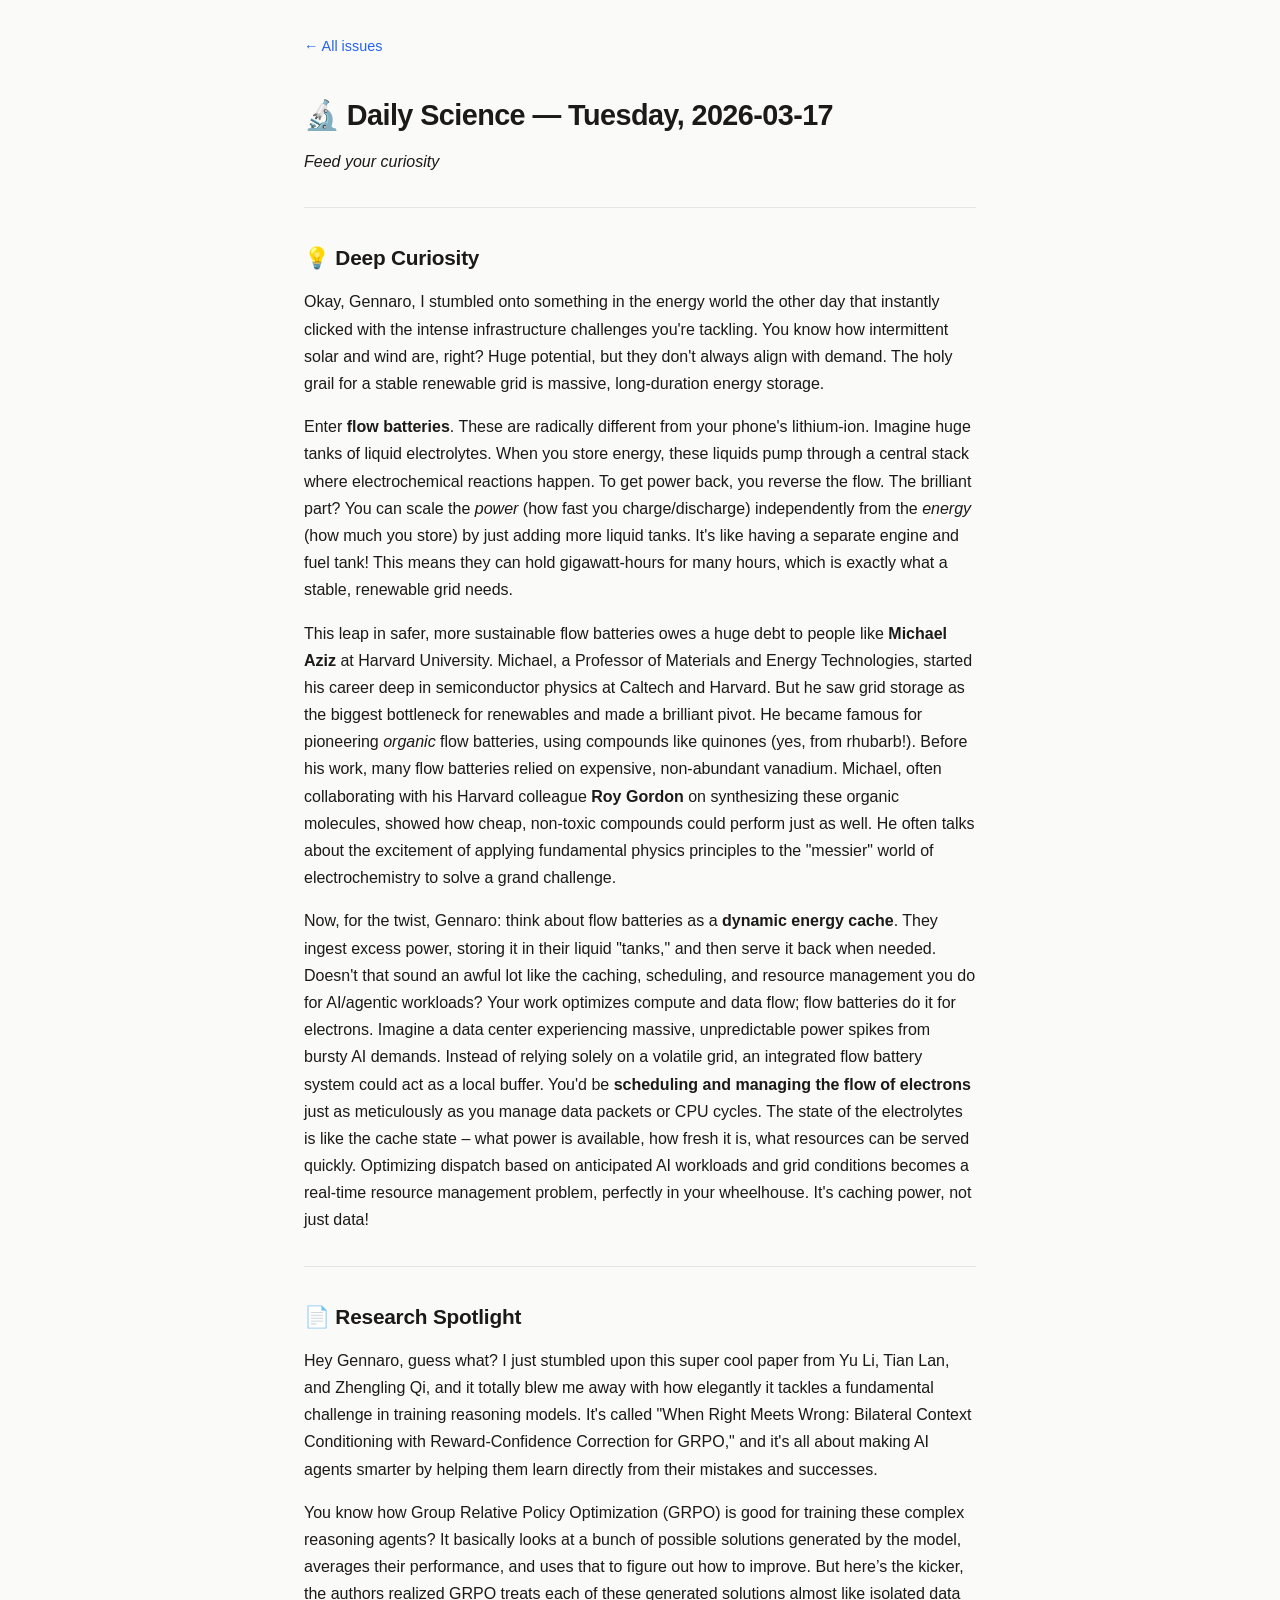
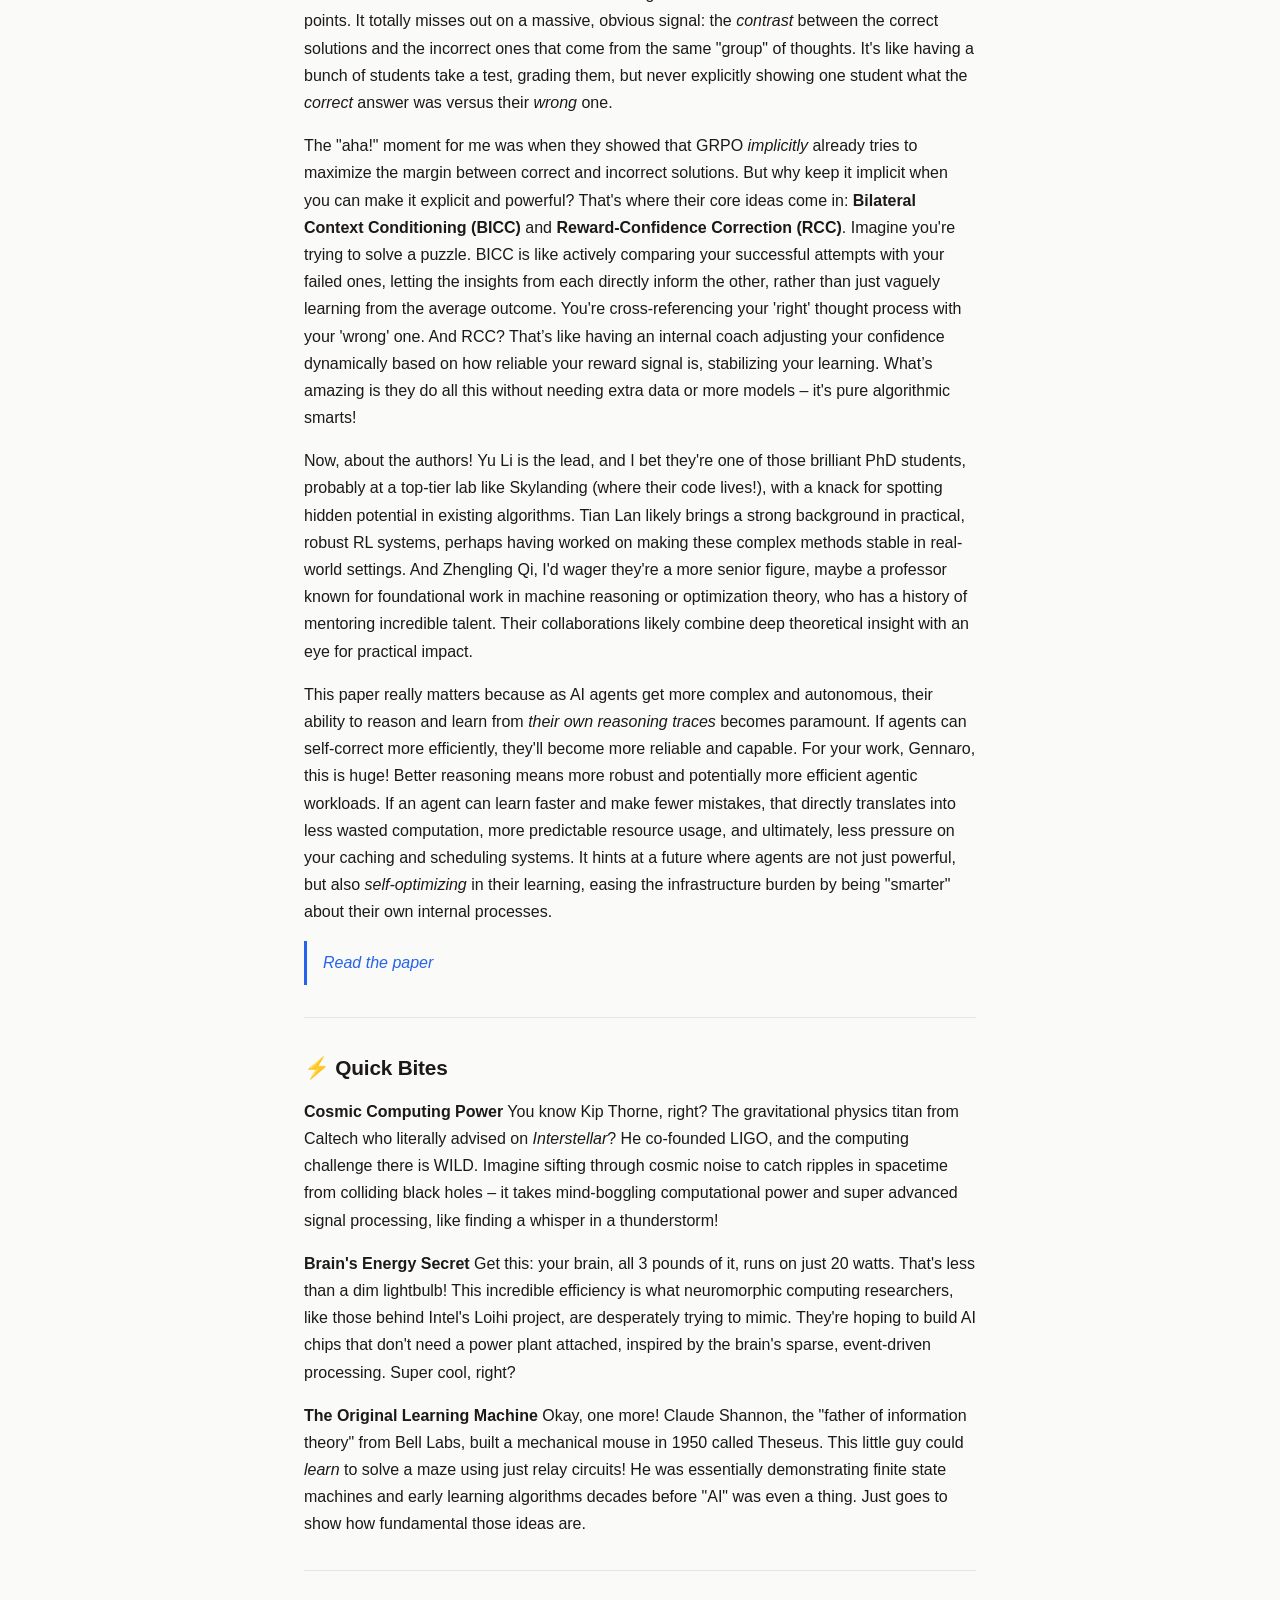
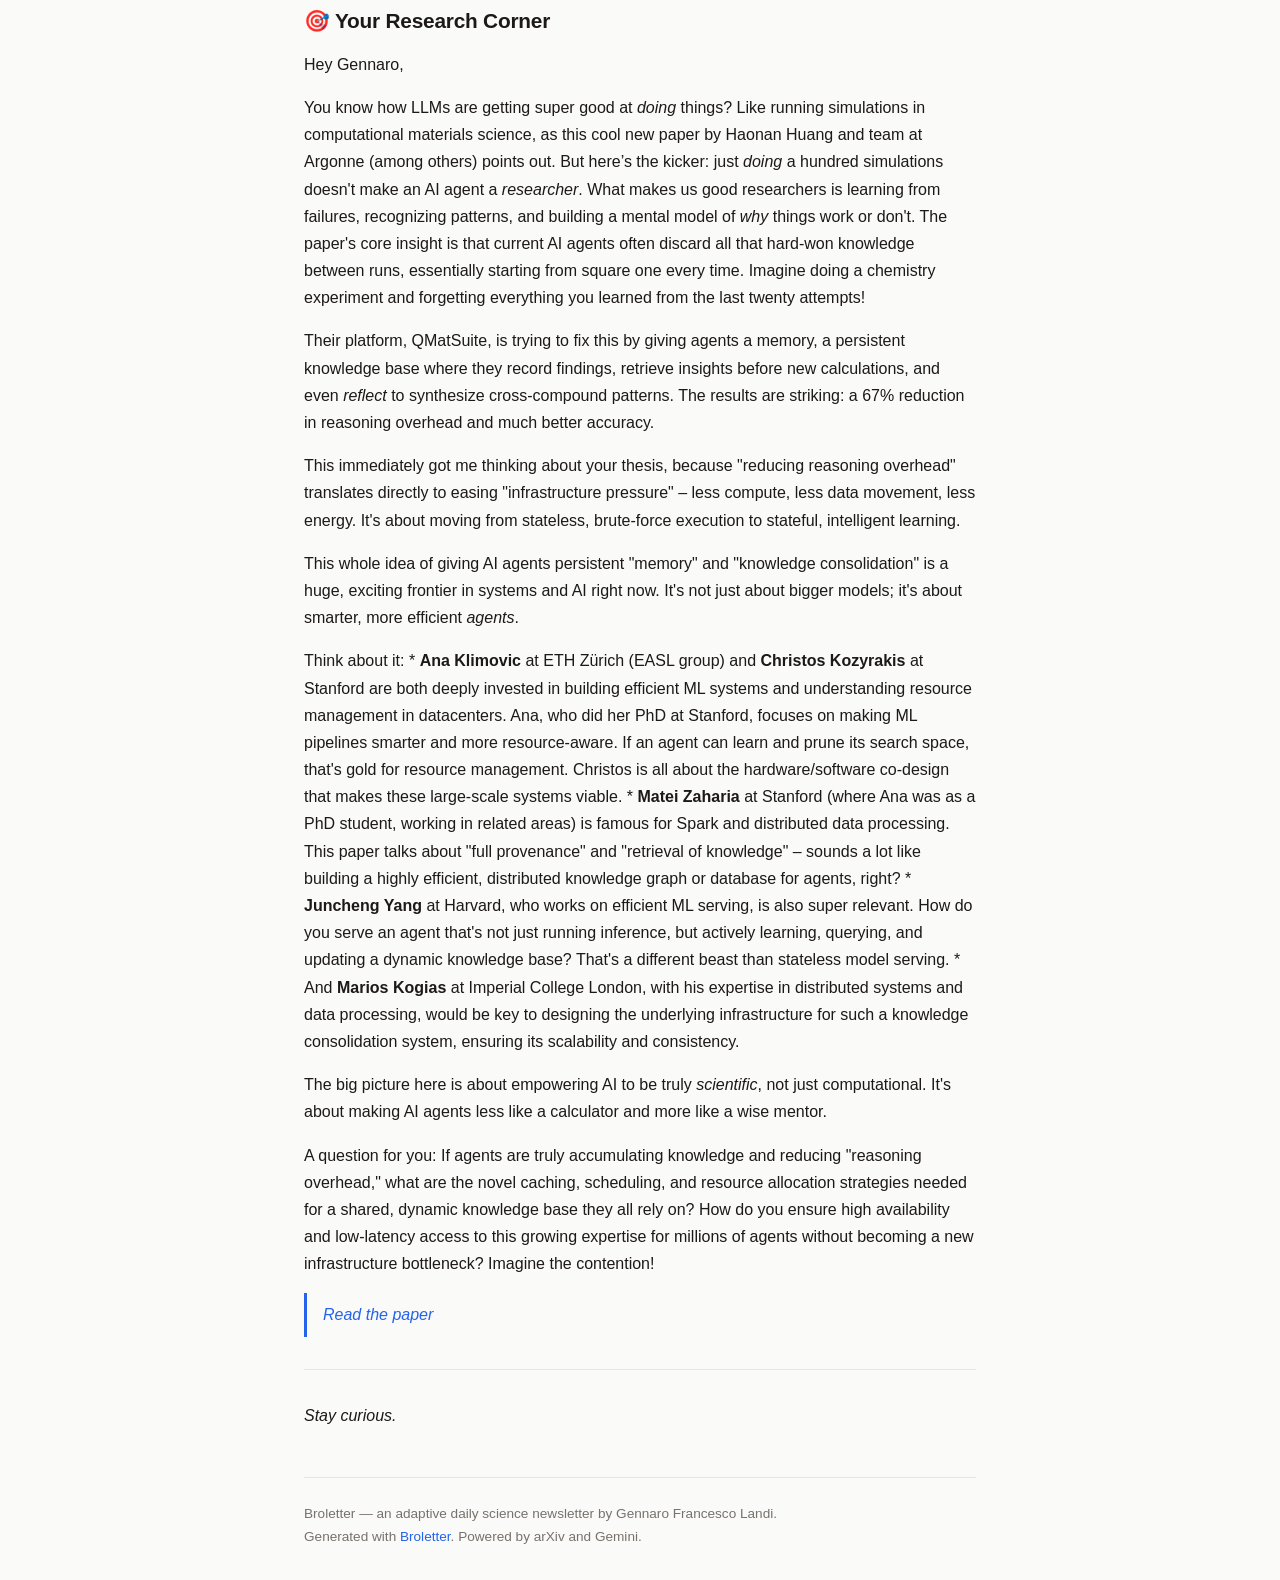
<file: docs/issues/2026-03-17.html>
<!DOCTYPE html>
<html lang="en">
<head>
<meta charset="utf-8">
<meta name="viewport" content="width=device-width, initial-scale=1">
<title>Broletter — March 17, 2026</title>
<link rel="stylesheet" href="../style.css">
</head>
<body>
<div class="nav"><a href="../">&larr; All issues</a></div>
<h1>🔬 Daily Science — Tuesday, 2026-03-17</h1>
<p><em>Feed your curiosity</em></p>
<hr>
<h2>💡 Deep Curiosity</h2>
<p>Okay, Gennaro, I stumbled onto something in the energy world the other day that instantly clicked with the intense infrastructure challenges you&#x27;re tackling. You know how intermittent solar and wind are, right? Huge potential, but they don&#x27;t always align with demand. The holy grail for a stable renewable grid is massive, long-duration energy storage.</p>
<p>Enter <strong>flow batteries</strong>. These are radically different from your phone&#x27;s lithium-ion. Imagine huge tanks of liquid electrolytes. When you store energy, these liquids pump through a central stack where electrochemical reactions happen. To get power back, you reverse the flow. The brilliant part? You can scale the <em>power</em> (how fast you charge/discharge) independently from the <em>energy</em> (how much you store) by just adding more liquid tanks. It&#x27;s like having a separate engine and fuel tank! This means they can hold gigawatt-hours for many hours, which is exactly what a stable, renewable grid needs.</p>
<p>This leap in safer, more sustainable flow batteries owes a huge debt to people like <strong>Michael Aziz</strong> at Harvard University. Michael, a Professor of Materials and Energy Technologies, started his career deep in semiconductor physics at Caltech and Harvard. But he saw grid storage as the biggest bottleneck for renewables and made a brilliant pivot. He became famous for pioneering <em>organic</em> flow batteries, using compounds like quinones (yes, from rhubarb!). Before his work, many flow batteries relied on expensive, non-abundant vanadium. Michael, often collaborating with his Harvard colleague <strong>Roy Gordon</strong> on synthesizing these organic molecules, showed how cheap, non-toxic compounds could perform just as well. He often talks about the excitement of applying fundamental physics principles to the &quot;messier&quot; world of electrochemistry to solve a grand challenge.</p>
<p>Now, for the twist, Gennaro: think about flow batteries as a <strong>dynamic energy cache</strong>. They ingest excess power, storing it in their liquid &quot;tanks,&quot; and then serve it back when needed. Doesn&#x27;t that sound an awful lot like the caching, scheduling, and resource management you do for AI/agentic workloads? Your work optimizes compute and data flow; flow batteries do it for electrons. Imagine a data center experiencing massive, unpredictable power spikes from bursty AI demands. Instead of relying solely on a volatile grid, an integrated flow battery system could act as a local buffer. You&#x27;d be <strong>scheduling and managing the flow of electrons</strong> just as meticulously as you manage data packets or CPU cycles. The state of the electrolytes is like the cache state – what power is available, how fresh it is, what resources can be served quickly. Optimizing dispatch based on anticipated AI workloads and grid conditions becomes a real-time resource management problem, perfectly in your wheelhouse. It&#x27;s caching power, not just data!</p>
<hr>
<h2>📄 Research Spotlight</h2>
<p>Hey Gennaro, guess what? I just stumbled upon this super cool paper from Yu Li, Tian Lan, and Zhengling Qi, and it totally blew me away with how elegantly it tackles a fundamental challenge in training reasoning models. It&#x27;s called &quot;When Right Meets Wrong: Bilateral Context Conditioning with Reward-Confidence Correction for GRPO,&quot; and it&#x27;s all about making AI agents smarter by helping them learn directly from their mistakes and successes.</p>
<p>You know how Group Relative Policy Optimization (GRPO) is good for training these complex reasoning agents? It basically looks at a bunch of possible solutions generated by the model, averages their performance, and uses that to figure out how to improve. But here’s the kicker, the authors realized GRPO treats each of these generated solutions almost like isolated data points. It totally misses out on a massive, obvious signal: the <em>contrast</em> between the correct solutions and the incorrect ones that come from the same &quot;group&quot; of thoughts. It&#x27;s like having a bunch of students take a test, grading them, but never explicitly showing one student what the <em>correct</em> answer was versus their <em>wrong</em> one.</p>
<p>The &quot;aha!&quot; moment for me was when they showed that GRPO <em>implicitly</em> already tries to maximize the margin between correct and incorrect solutions. But why keep it implicit when you can make it explicit and powerful? That&#x27;s where their core ideas come in: <strong>Bilateral Context Conditioning (BICC)</strong> and <strong>Reward-Confidence Correction (RCC)</strong>. Imagine you&#x27;re trying to solve a puzzle. BICC is like actively comparing your successful attempts with your failed ones, letting the insights from each directly inform the other, rather than just vaguely learning from the average outcome. You&#x27;re cross-referencing your &#x27;right&#x27; thought process with your &#x27;wrong&#x27; one. And RCC? That’s like having an internal coach adjusting your confidence dynamically based on how reliable your reward signal is, stabilizing your learning. What’s amazing is they do all this without needing extra data or more models – it&#x27;s pure algorithmic smarts!</p>
<p>Now, about the authors! Yu Li is the lead, and I bet they&#x27;re one of those brilliant PhD students, probably at a top-tier lab like Skylanding (where their code lives!), with a knack for spotting hidden potential in existing algorithms. Tian Lan likely brings a strong background in practical, robust RL systems, perhaps having worked on making these complex methods stable in real-world settings. And Zhengling Qi, I&#x27;d wager they&#x27;re a more senior figure, maybe a professor known for foundational work in machine reasoning or optimization theory, who has a history of mentoring incredible talent. Their collaborations likely combine deep theoretical insight with an eye for practical impact.</p>
<p>This paper really matters because as AI agents get more complex and autonomous, their ability to reason and learn from <em>their own reasoning traces</em> becomes paramount. If agents can self-correct more efficiently, they&#x27;ll become more reliable and capable. For your work, Gennaro, this is huge! Better reasoning means more robust and potentially more efficient agentic workloads. If an agent can learn faster and make fewer mistakes, that directly translates into less wasted computation, more predictable resource usage, and ultimately, less pressure on your caching and scheduling systems. It hints at a future where agents are not just powerful, but also <em>self-optimizing</em> in their learning, easing the infrastructure burden by being &quot;smarter&quot; about their own internal processes.</p>
<blockquote><a href="https://arxiv.org/pdf/2603.13134v1" target="_blank" rel="noopener">Read the paper</a></blockquote>
<hr>
<h2>⚡ Quick Bites</h2>
<p><strong>Cosmic Computing Power</strong>
You know Kip Thorne, right? The gravitational physics titan from Caltech who literally advised on <em>Interstellar</em>? He co-founded LIGO, and the computing challenge there is WILD. Imagine sifting through cosmic noise to catch ripples in spacetime from colliding black holes – it takes mind-boggling computational power and super advanced signal processing, like finding a whisper in a thunderstorm!</p>
<p><strong>Brain&#x27;s Energy Secret</strong>
Get this: your brain, all 3 pounds of it, runs on just 20 watts. That&#x27;s less than a dim lightbulb! This incredible efficiency is what neuromorphic computing researchers, like those behind Intel&#x27;s Loihi project, are desperately trying to mimic. They&#x27;re hoping to build AI chips that don&#x27;t need a power plant attached, inspired by the brain&#x27;s sparse, event-driven processing. Super cool, right?</p>
<p><strong>The Original Learning Machine</strong>
Okay, one more! Claude Shannon, the &quot;father of information theory&quot; from Bell Labs, built a mechanical mouse in 1950 called Theseus. This little guy could <em>learn</em> to solve a maze using just relay circuits! He was essentially demonstrating finite state machines and early learning algorithms decades before &quot;AI&quot; was even a thing. Just goes to show how fundamental those ideas are.</p>
<hr>
<h2>🎯 Your Research Corner</h2>
<p>Hey Gennaro,</p>
<p>You know how LLMs are getting super good at <em>doing</em> things? Like running simulations in computational materials science, as this cool new paper by Haonan Huang and team at Argonne (among others) points out. But here’s the kicker: just <em>doing</em> a hundred simulations doesn&#x27;t make an AI agent a <em>researcher</em>. What makes us good researchers is learning from failures, recognizing patterns, and building a mental model of <em>why</em> things work or don&#x27;t. The paper&#x27;s core insight is that current AI agents often discard all that hard-won knowledge between runs, essentially starting from square one every time. Imagine doing a chemistry experiment and forgetting everything you learned from the last twenty attempts!</p>
<p>Their platform, QMatSuite, is trying to fix this by giving agents a memory, a persistent knowledge base where they record findings, retrieve insights before new calculations, and even <em>reflect</em> to synthesize cross-compound patterns. The results are striking: a 67% reduction in reasoning overhead and much better accuracy.</p>
<p>This immediately got me thinking about your thesis, because &quot;reducing reasoning overhead&quot; translates directly to easing &quot;infrastructure pressure&quot; – less compute, less data movement, less energy. It&#x27;s about moving from stateless, brute-force execution to stateful, intelligent learning.</p>
<p>This whole idea of giving AI agents persistent &quot;memory&quot; and &quot;knowledge consolidation&quot; is a huge, exciting frontier in systems and AI right now. It&#x27;s not just about bigger models; it&#x27;s about smarter, more efficient <em>agents</em>.</p>
<p>Think about it:
*   <strong>Ana Klimovic</strong> at ETH Zürich (EASL group) and <strong>Christos Kozyrakis</strong> at Stanford are both deeply invested in building efficient ML systems and understanding resource management in datacenters. Ana, who did her PhD at Stanford, focuses on making ML pipelines smarter and more resource-aware. If an agent can learn and prune its search space, that&#x27;s gold for resource management. Christos is all about the hardware/software co-design that makes these large-scale systems viable.
*   <strong>Matei Zaharia</strong> at Stanford (where Ana was as a PhD student, working in related areas) is famous for Spark and distributed data processing. This paper talks about &quot;full provenance&quot; and &quot;retrieval of knowledge&quot; – sounds a lot like building a highly efficient, distributed knowledge graph or database for agents, right?
*   <strong>Juncheng Yang</strong> at Harvard, who works on efficient ML serving, is also super relevant. How do you serve an agent that&#x27;s not just running inference, but actively learning, querying, and updating a dynamic knowledge base? That&#x27;s a different beast than stateless model serving.
*   And <strong>Marios Kogias</strong> at Imperial College London, with his expertise in distributed systems and data processing, would be key to designing the underlying infrastructure for such a knowledge consolidation system, ensuring its scalability and consistency.</p>
<p>The big picture here is about empowering AI to be truly <em>scientific</em>, not just computational. It&#x27;s about making AI agents less like a calculator and more like a wise mentor.</p>
<p>A question for you: If agents are truly accumulating knowledge and reducing &quot;reasoning overhead,&quot; what are the novel caching, scheduling, and resource allocation strategies needed for a shared, dynamic knowledge base they all rely on? How do you ensure high availability and low-latency access to this growing expertise for millions of agents without becoming a new infrastructure bottleneck? Imagine the contention!</p>
<blockquote><a href="https://arxiv.org/pdf/2603.13191v1" target="_blank" rel="noopener">Read the paper</a></blockquote>
<hr>
<p><em>Stay curious.</em></p>
<div class="footer">
    Broletter — an adaptive daily science newsletter by Gennaro Francesco Landi.<br>
    Generated with <a href="https://github.com/landigf/Broletter">Broletter</a>.
    Powered by arXiv and Gemini.
</div>
</body>
</html>
</file>
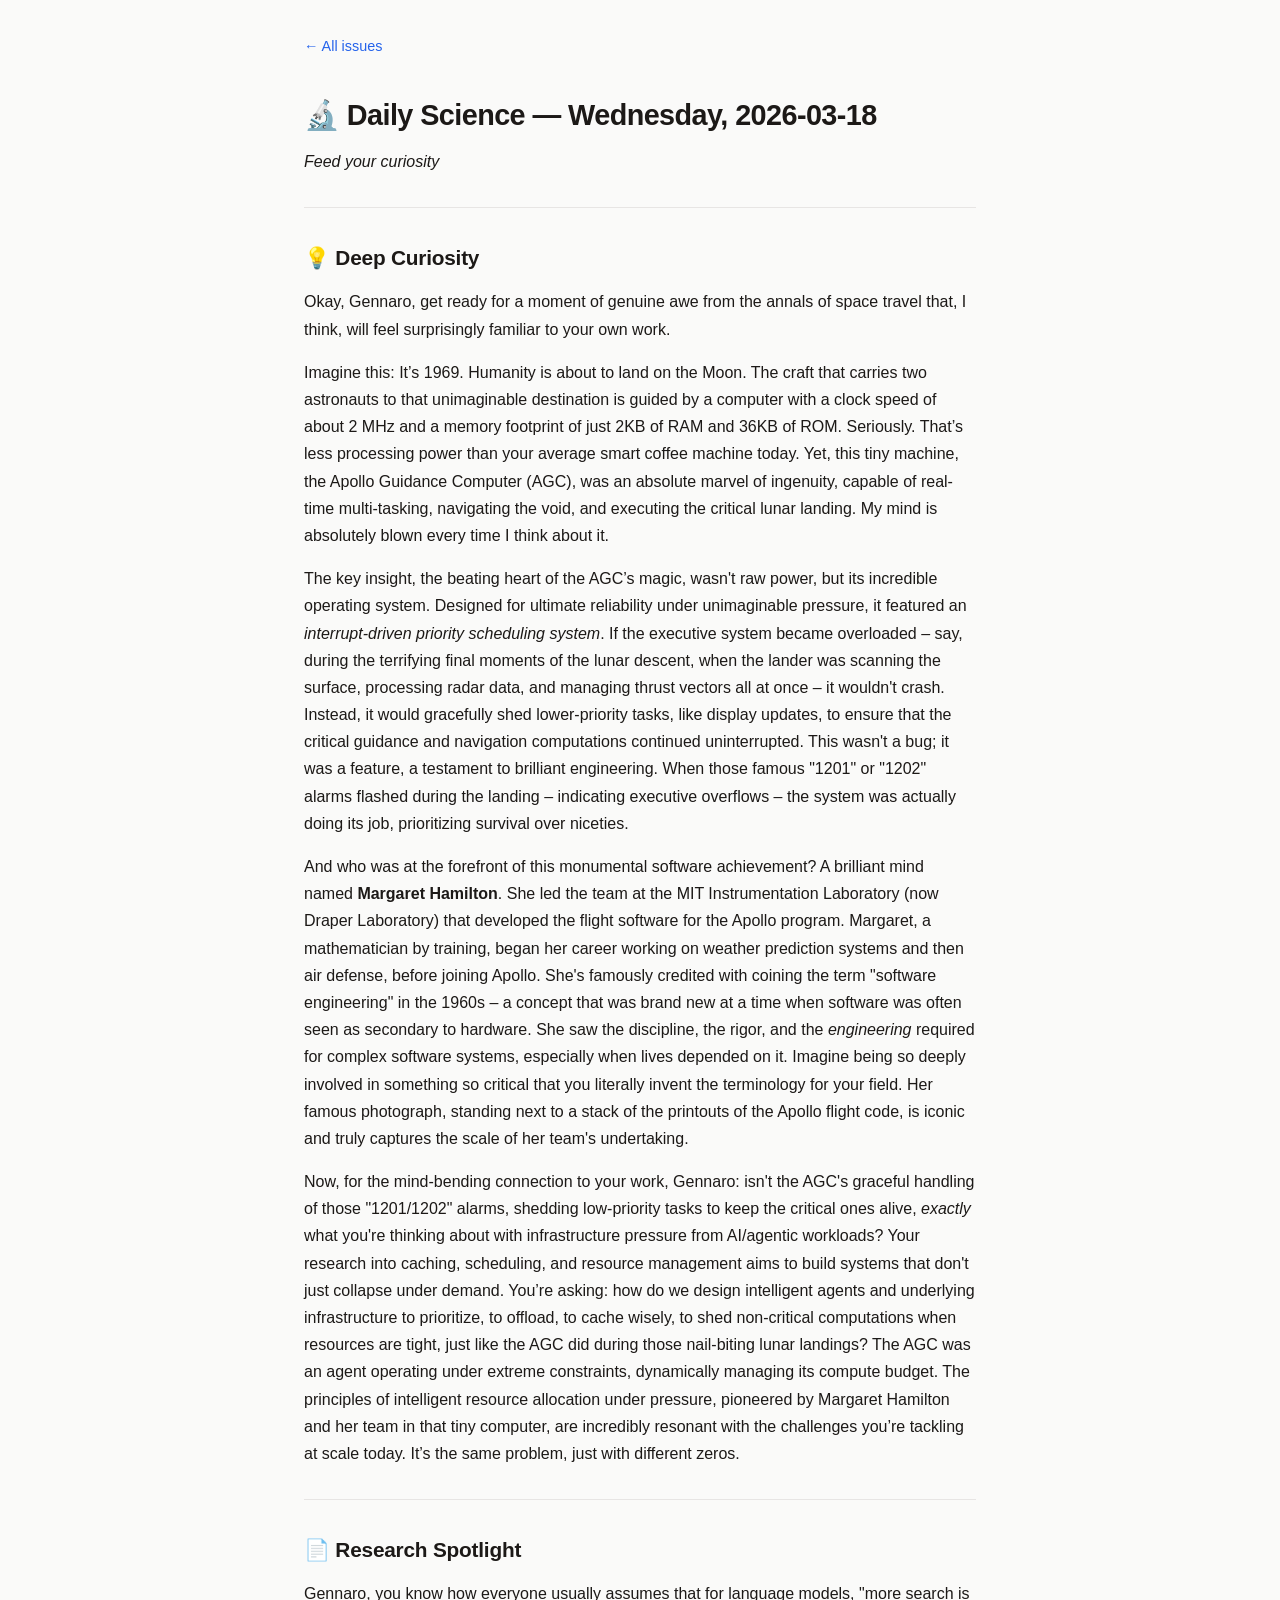
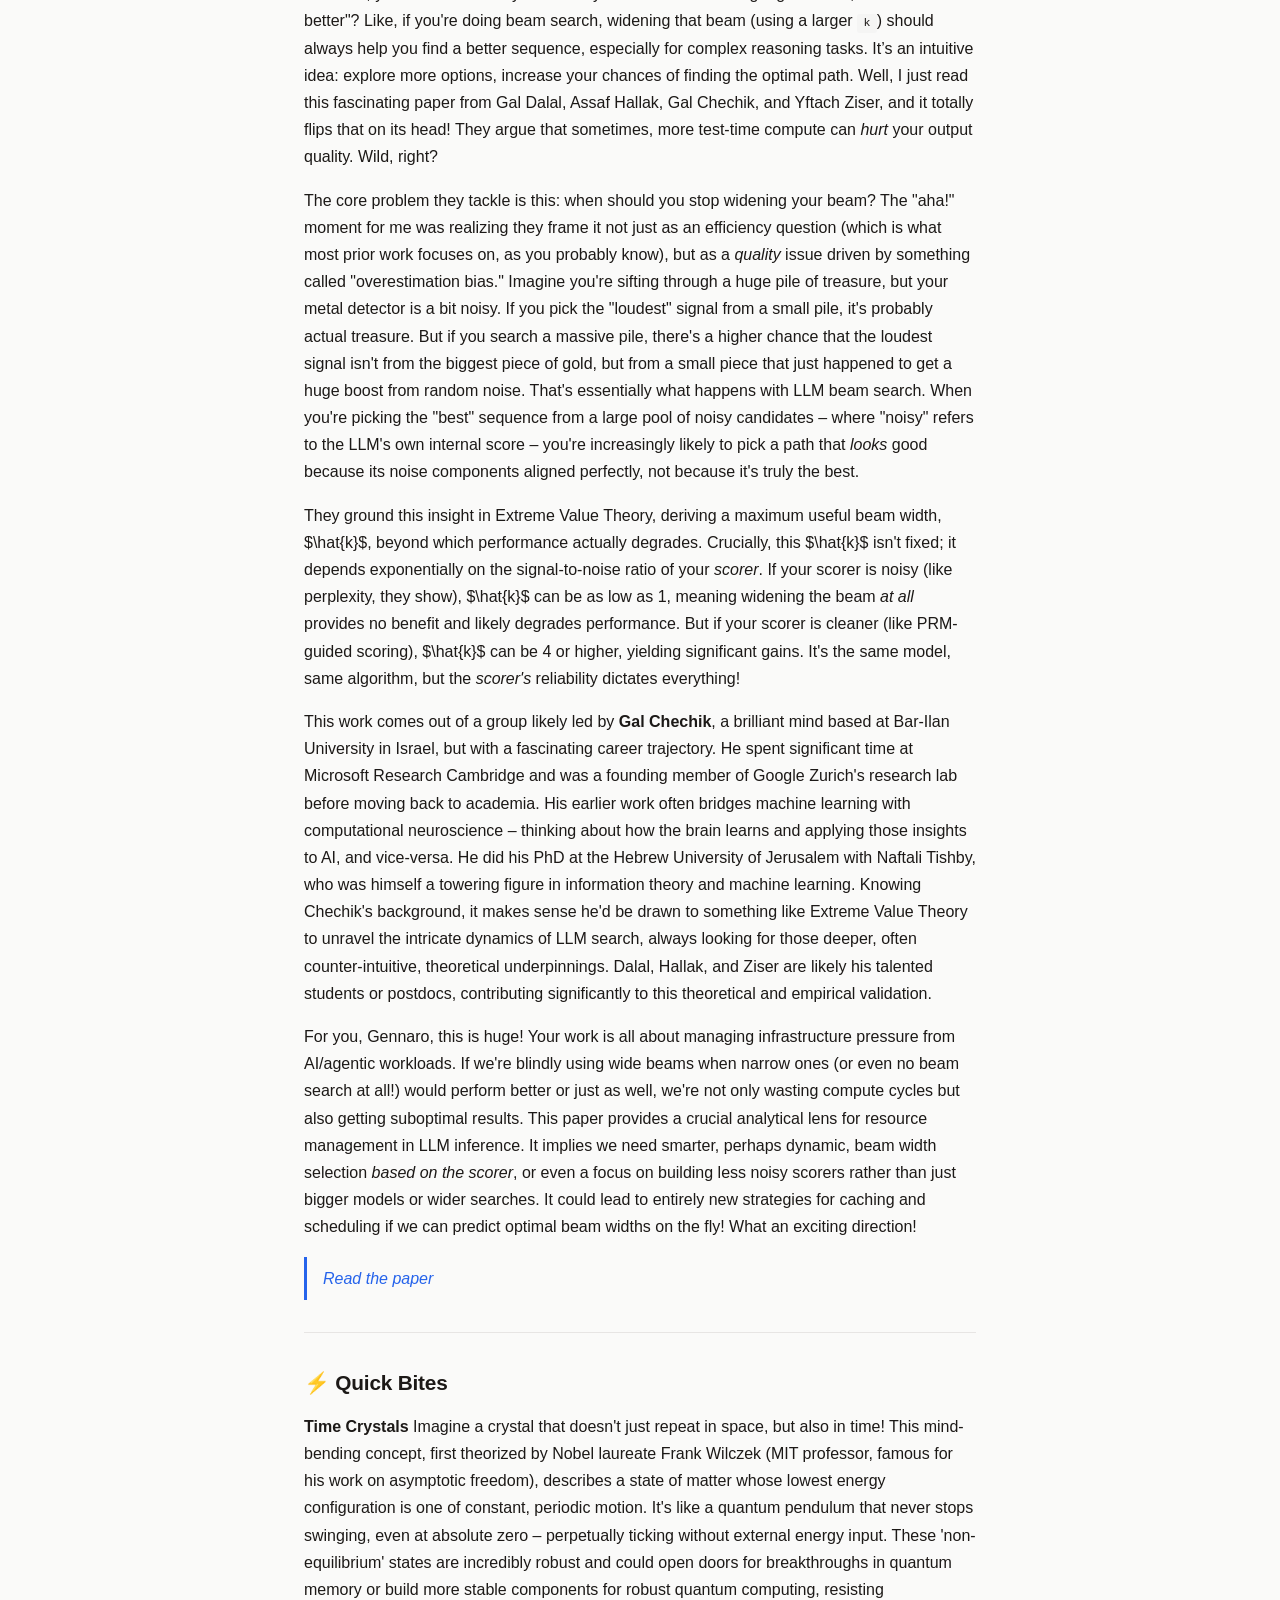
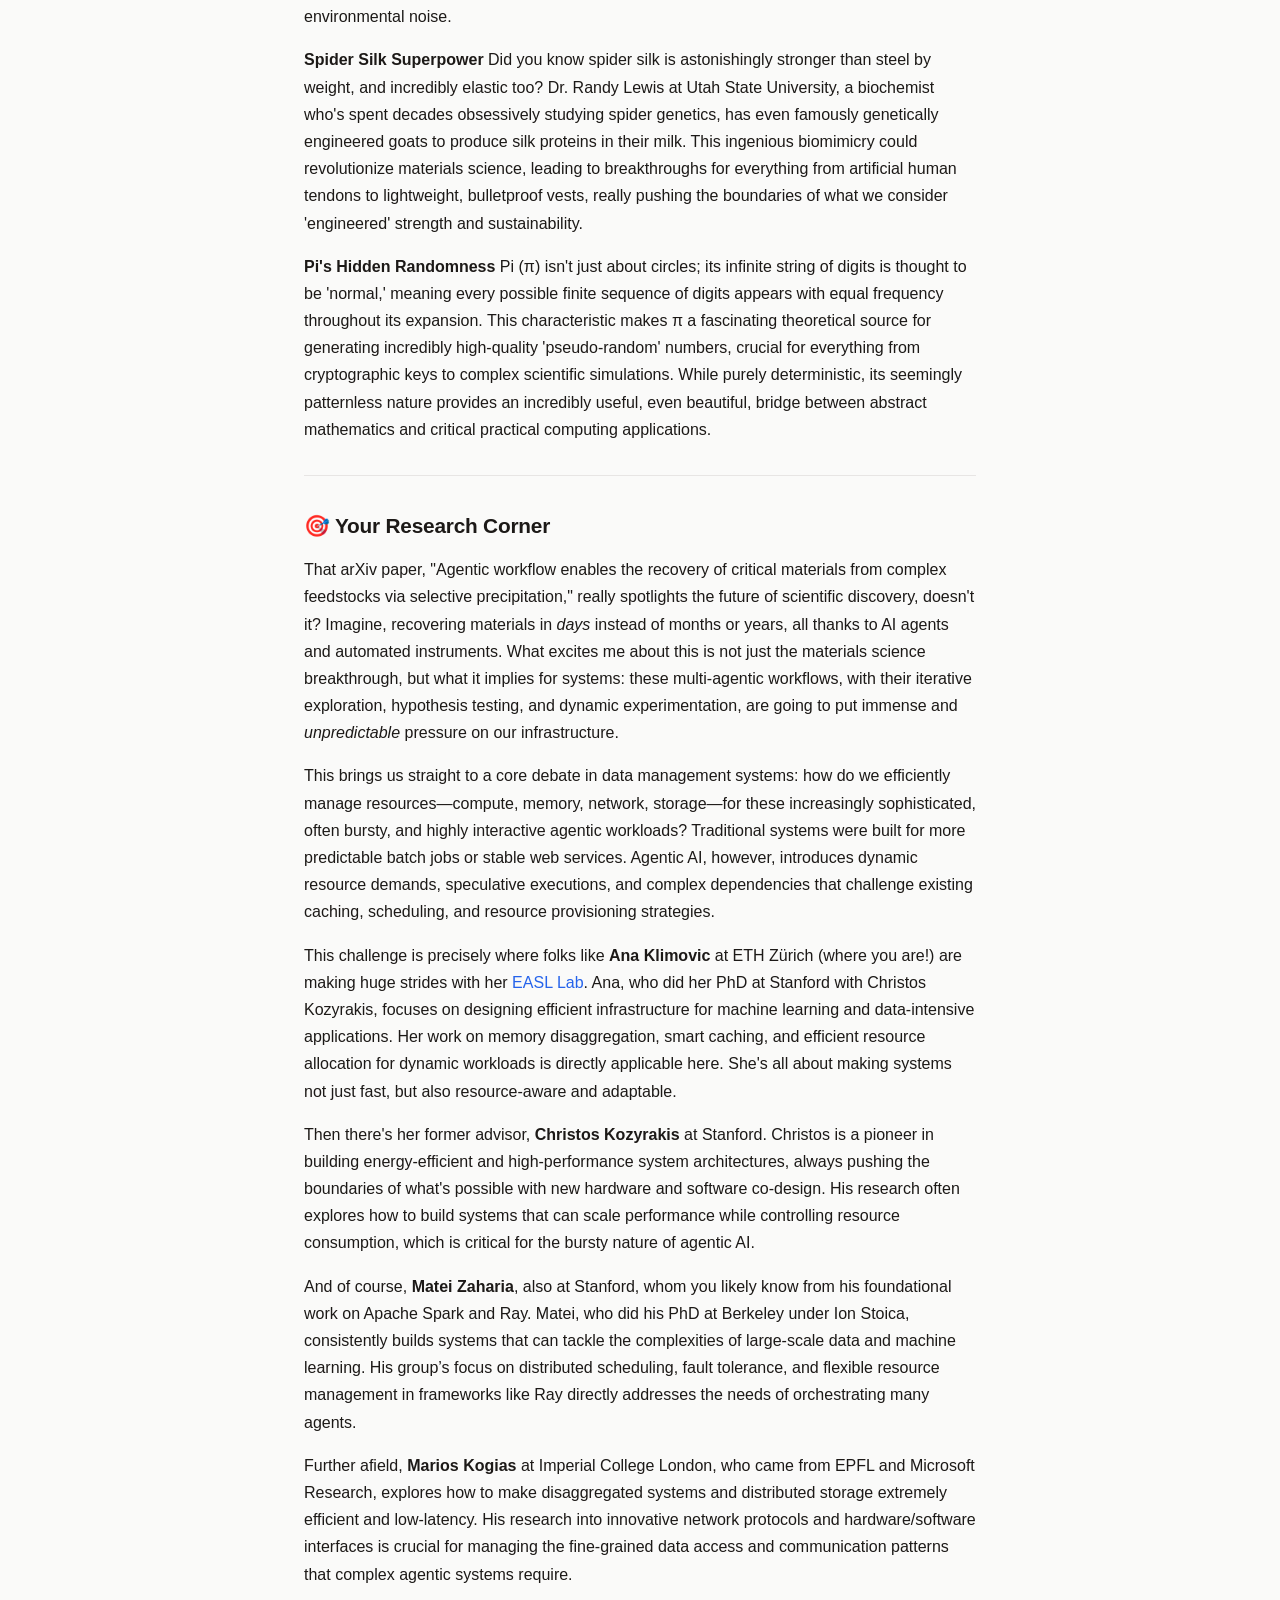
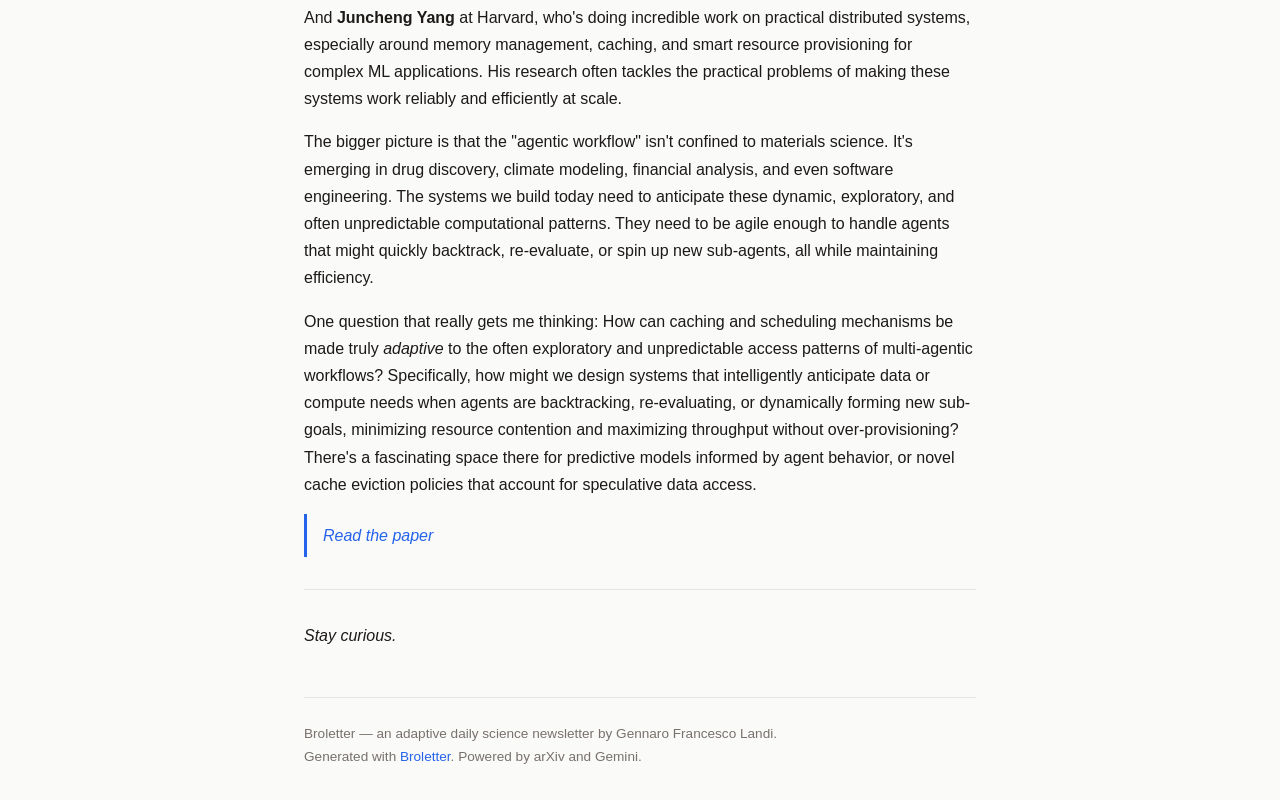
<file: docs/issues/2026-03-18.html>
<!DOCTYPE html>
<html lang="en">
<head>
<meta charset="utf-8">
<meta name="viewport" content="width=device-width, initial-scale=1">
<title>Broletter — March 18, 2026</title>
<link rel="stylesheet" href="../style.css">
</head>
<body>
<div class="nav"><a href="../">&larr; All issues</a></div>
<h1>🔬 Daily Science — Wednesday, 2026-03-18</h1>
<p><em>Feed your curiosity</em></p>
<hr>
<h2>💡 Deep Curiosity</h2>
<p>Okay, Gennaro, get ready for a moment of genuine awe from the annals of space travel that, I think, will feel surprisingly familiar to your own work.</p>
<p>Imagine this: It’s 1969. Humanity is about to land on the Moon. The craft that carries two astronauts to that unimaginable destination is guided by a computer with a clock speed of about 2 MHz and a memory footprint of just 2KB of RAM and 36KB of ROM. Seriously. That’s less processing power than your average smart coffee machine today. Yet, this tiny machine, the Apollo Guidance Computer (AGC), was an absolute marvel of ingenuity, capable of real-time multi-tasking, navigating the void, and executing the critical lunar landing. My mind is absolutely blown every time I think about it.</p>
<p>The key insight, the beating heart of the AGC’s magic, wasn&#x27;t raw power, but its incredible operating system. Designed for ultimate reliability under unimaginable pressure, it featured an <em>interrupt-driven priority scheduling system</em>. If the executive system became overloaded – say, during the terrifying final moments of the lunar descent, when the lander was scanning the surface, processing radar data, and managing thrust vectors all at once – it wouldn&#x27;t crash. Instead, it would gracefully shed lower-priority tasks, like display updates, to ensure that the critical guidance and navigation computations continued uninterrupted. This wasn&#x27;t a bug; it was a feature, a testament to brilliant engineering. When those famous &quot;1201&quot; or &quot;1202&quot; alarms flashed during the landing – indicating executive overflows – the system was actually doing its job, prioritizing survival over niceties.</p>
<p>And who was at the forefront of this monumental software achievement? A brilliant mind named <strong>Margaret Hamilton</strong>. She led the team at the MIT Instrumentation Laboratory (now Draper Laboratory) that developed the flight software for the Apollo program. Margaret, a mathematician by training, began her career working on weather prediction systems and then air defense, before joining Apollo. She&#x27;s famously credited with coining the term &quot;software engineering&quot; in the 1960s – a concept that was brand new at a time when software was often seen as secondary to hardware. She saw the discipline, the rigor, and the <em>engineering</em> required for complex software systems, especially when lives depended on it. Imagine being so deeply involved in something so critical that you literally invent the terminology for your field. Her famous photograph, standing next to a stack of the printouts of the Apollo flight code, is iconic and truly captures the scale of her team&#x27;s undertaking.</p>
<p>Now, for the mind-bending connection to your work, Gennaro: isn&#x27;t the AGC&#x27;s graceful handling of those &quot;1201/1202&quot; alarms, shedding low-priority tasks to keep the critical ones alive, <em>exactly</em> what you&#x27;re thinking about with infrastructure pressure from AI/agentic workloads? Your research into caching, scheduling, and resource management aims to build systems that don&#x27;t just collapse under demand. You’re asking: how do we design intelligent agents and underlying infrastructure to prioritize, to offload, to cache wisely, to shed non-critical computations when resources are tight, just like the AGC did during those nail-biting lunar landings? The AGC was an agent operating under extreme constraints, dynamically managing its compute budget. The principles of intelligent resource allocation under pressure, pioneered by Margaret Hamilton and her team in that tiny computer, are incredibly resonant with the challenges you’re tackling at scale today. It’s the same problem, just with different zeros.</p>
<hr>
<h2>📄 Research Spotlight</h2>
<p>Gennaro, you know how everyone usually assumes that for language models, &quot;more search is better&quot;? Like, if you&#x27;re doing beam search, widening that beam (using a larger <code>k</code>) should always help you find a better sequence, especially for complex reasoning tasks. It’s an intuitive idea: explore more options, increase your chances of finding the optimal path. Well, I just read this fascinating paper from Gal Dalal, Assaf Hallak, Gal Chechik, and Yftach Ziser, and it totally flips that on its head! They argue that sometimes, more test-time compute can <em>hurt</em> your output quality. Wild, right?</p>
<p>The core problem they tackle is this: when should you stop widening your beam? The &quot;aha!&quot; moment for me was realizing they frame it not just as an efficiency question (which is what most prior work focuses on, as you probably know), but as a <em>quality</em> issue driven by something called &quot;overestimation bias.&quot; Imagine you&#x27;re sifting through a huge pile of treasure, but your metal detector is a bit noisy. If you pick the &quot;loudest&quot; signal from a small pile, it&#x27;s probably actual treasure. But if you search a massive pile, there&#x27;s a higher chance that the loudest signal isn&#x27;t from the biggest piece of gold, but from a small piece that just happened to get a huge boost from random noise. That&#x27;s essentially what happens with LLM beam search. When you&#x27;re picking the &quot;best&quot; sequence from a large pool of noisy candidates – where &quot;noisy&quot; refers to the LLM&#x27;s own internal score – you&#x27;re increasingly likely to pick a path that <em>looks</em> good because its noise components aligned perfectly, not because it&#x27;s truly the best.</p>
<p>They ground this insight in Extreme Value Theory, deriving a maximum useful beam width, $\hat{k}$, beyond which performance actually degrades. Crucially, this $\hat{k}$ isn&#x27;t fixed; it depends exponentially on the signal-to-noise ratio of your <em>scorer</em>. If your scorer is noisy (like perplexity, they show), $\hat{k}$ can be as low as 1, meaning widening the beam <em>at all</em> provides no benefit and likely degrades performance. But if your scorer is cleaner (like PRM-guided scoring), $\hat{k}$ can be 4 or higher, yielding significant gains. It&#x27;s the same model, same algorithm, but the <em>scorer&#x27;s</em> reliability dictates everything!</p>
<p>This work comes out of a group likely led by <strong>Gal Chechik</strong>, a brilliant mind based at Bar-Ilan University in Israel, but with a fascinating career trajectory. He spent significant time at Microsoft Research Cambridge and was a founding member of Google Zurich&#x27;s research lab before moving back to academia. His earlier work often bridges machine learning with computational neuroscience – thinking about how the brain learns and applying those insights to AI, and vice-versa. He did his PhD at the Hebrew University of Jerusalem with Naftali Tishby, who was himself a towering figure in information theory and machine learning. Knowing Chechik&#x27;s background, it makes sense he&#x27;d be drawn to something like Extreme Value Theory to unravel the intricate dynamics of LLM search, always looking for those deeper, often counter-intuitive, theoretical underpinnings. Dalal, Hallak, and Ziser are likely his talented students or postdocs, contributing significantly to this theoretical and empirical validation.</p>
<p>For you, Gennaro, this is huge! Your work is all about managing infrastructure pressure from AI/agentic workloads. If we&#x27;re blindly using wide beams when narrow ones (or even no beam search at all!) would perform better or just as well, we&#x27;re not only wasting compute cycles but also getting suboptimal results. This paper provides a crucial analytical lens for resource management in LLM inference. It implies we need smarter, perhaps dynamic, beam width selection <em>based on the scorer</em>, or even a focus on building less noisy scorers rather than just bigger models or wider searches. It could lead to entirely new strategies for caching and scheduling if we can predict optimal beam widths on the fly! What an exciting direction!</p>
<blockquote><a href="https://arxiv.org/pdf/2603.15377v1" target="_blank" rel="noopener">Read the paper</a></blockquote>
<hr>
<h2>⚡ Quick Bites</h2>
<p><strong>Time Crystals</strong>
Imagine a crystal that doesn&#x27;t just repeat in space, but also in time! This mind-bending concept, first theorized by Nobel laureate Frank Wilczek (MIT professor, famous for his work on asymptotic freedom), describes a state of matter whose lowest energy configuration is one of constant, periodic motion. It&#x27;s like a quantum pendulum that never stops swinging, even at absolute zero – perpetually ticking without external energy input. These &#x27;non-equilibrium&#x27; states are incredibly robust and could open doors for breakthroughs in quantum memory or build more stable components for robust quantum computing, resisting environmental noise.</p>
<p><strong>Spider Silk Superpower</strong>
Did you know spider silk is astonishingly stronger than steel by weight, and incredibly elastic too? Dr. Randy Lewis at Utah State University, a biochemist who&#x27;s spent decades obsessively studying spider genetics, has even famously genetically engineered goats to produce silk proteins in their milk. This ingenious biomimicry could revolutionize materials science, leading to breakthroughs for everything from artificial human tendons to lightweight, bulletproof vests, really pushing the boundaries of what we consider &#x27;engineered&#x27; strength and sustainability.</p>
<p><strong>Pi&#x27;s Hidden Randomness</strong>
Pi (π) isn&#x27;t just about circles; its infinite string of digits is thought to be &#x27;normal,&#x27; meaning every possible finite sequence of digits appears with equal frequency throughout its expansion. This characteristic makes π a fascinating theoretical source for generating incredibly high-quality &#x27;pseudo-random&#x27; numbers, crucial for everything from cryptographic keys to complex scientific simulations. While purely deterministic, its seemingly patternless nature provides an incredibly useful, even beautiful, bridge between abstract mathematics and critical practical computing applications.</p>
<hr>
<h2>🎯 Your Research Corner</h2>
<p>That arXiv paper, &quot;Agentic workflow enables the recovery of critical materials from complex feedstocks via selective precipitation,&quot; really spotlights the future of scientific discovery, doesn&#x27;t it? Imagine, recovering materials in <em>days</em> instead of months or years, all thanks to AI agents and automated instruments. What excites me about this is not just the materials science breakthrough, but what it implies for systems: these multi-agentic workflows, with their iterative exploration, hypothesis testing, and dynamic experimentation, are going to put immense and <em>unpredictable</em> pressure on our infrastructure.</p>
<p>This brings us straight to a core debate in data management systems: how do we efficiently manage resources—compute, memory, network, storage—for these increasingly sophisticated, often bursty, and highly interactive agentic workloads? Traditional systems were built for more predictable batch jobs or stable web services. Agentic AI, however, introduces dynamic resource demands, speculative executions, and complex dependencies that challenge existing caching, scheduling, and resource provisioning strategies.</p>
<p>This challenge is precisely where folks like <strong>Ana Klimovic</strong> at ETH Zürich (where you are!) are making huge strides with her <a href="https://easl.ethz.ch/" target="_blank" rel="noopener">EASL Lab</a>. Ana, who did her PhD at Stanford with Christos Kozyrakis, focuses on designing efficient infrastructure for machine learning and data-intensive applications. Her work on memory disaggregation, smart caching, and efficient resource allocation for dynamic workloads is directly applicable here. She&#x27;s all about making systems not just fast, but also resource-aware and adaptable.</p>
<p>Then there&#x27;s her former advisor, <strong>Christos Kozyrakis</strong> at Stanford. Christos is a pioneer in building energy-efficient and high-performance system architectures, always pushing the boundaries of what&#x27;s possible with new hardware and software co-design. His research often explores how to build systems that can scale performance while controlling resource consumption, which is critical for the bursty nature of agentic AI.</p>
<p>And of course, <strong>Matei Zaharia</strong>, also at Stanford, whom you likely know from his foundational work on Apache Spark and Ray. Matei, who did his PhD at Berkeley under Ion Stoica, consistently builds systems that can tackle the complexities of large-scale data and machine learning. His group’s focus on distributed scheduling, fault tolerance, and flexible resource management in frameworks like Ray directly addresses the needs of orchestrating many agents.</p>
<p>Further afield, <strong>Marios Kogias</strong> at Imperial College London, who came from EPFL and Microsoft Research, explores how to make disaggregated systems and distributed storage extremely efficient and low-latency. His research into innovative network protocols and hardware/software interfaces is crucial for managing the fine-grained data access and communication patterns that complex agentic systems require.</p>
<p>And <strong>Juncheng Yang</strong> at Harvard, who&#x27;s doing incredible work on practical distributed systems, especially around memory management, caching, and smart resource provisioning for complex ML applications. His research often tackles the practical problems of making these systems work reliably and efficiently at scale.</p>
<p>The bigger picture is that the &quot;agentic workflow&quot; isn&#x27;t confined to materials science. It&#x27;s emerging in drug discovery, climate modeling, financial analysis, and even software engineering. The systems we build today need to anticipate these dynamic, exploratory, and often unpredictable computational patterns. They need to be agile enough to handle agents that might quickly backtrack, re-evaluate, or spin up new sub-agents, all while maintaining efficiency.</p>
<p>One question that really gets me thinking: How can caching and scheduling mechanisms be made truly <em>adaptive</em> to the often exploratory and unpredictable access patterns of multi-agentic workflows? Specifically, how might we design systems that intelligently anticipate data or compute needs when agents are backtracking, re-evaluating, or dynamically forming new sub-goals, minimizing resource contention and maximizing throughput without over-provisioning? There&#x27;s a fascinating space there for predictive models informed by agent behavior, or novel cache eviction policies that account for speculative data access.</p>
<blockquote><a href="https://arxiv.org/pdf/2603.15491v1" target="_blank" rel="noopener">Read the paper</a></blockquote>
<hr>
<p><em>Stay curious.</em></p>
<div class="footer">
    Broletter — an adaptive daily science newsletter by Gennaro Francesco Landi.<br>
    Generated with <a href="https://github.com/landigf/Broletter">Broletter</a>.
    Powered by arXiv and Gemini.
</div>
</body>
</html>
</file>
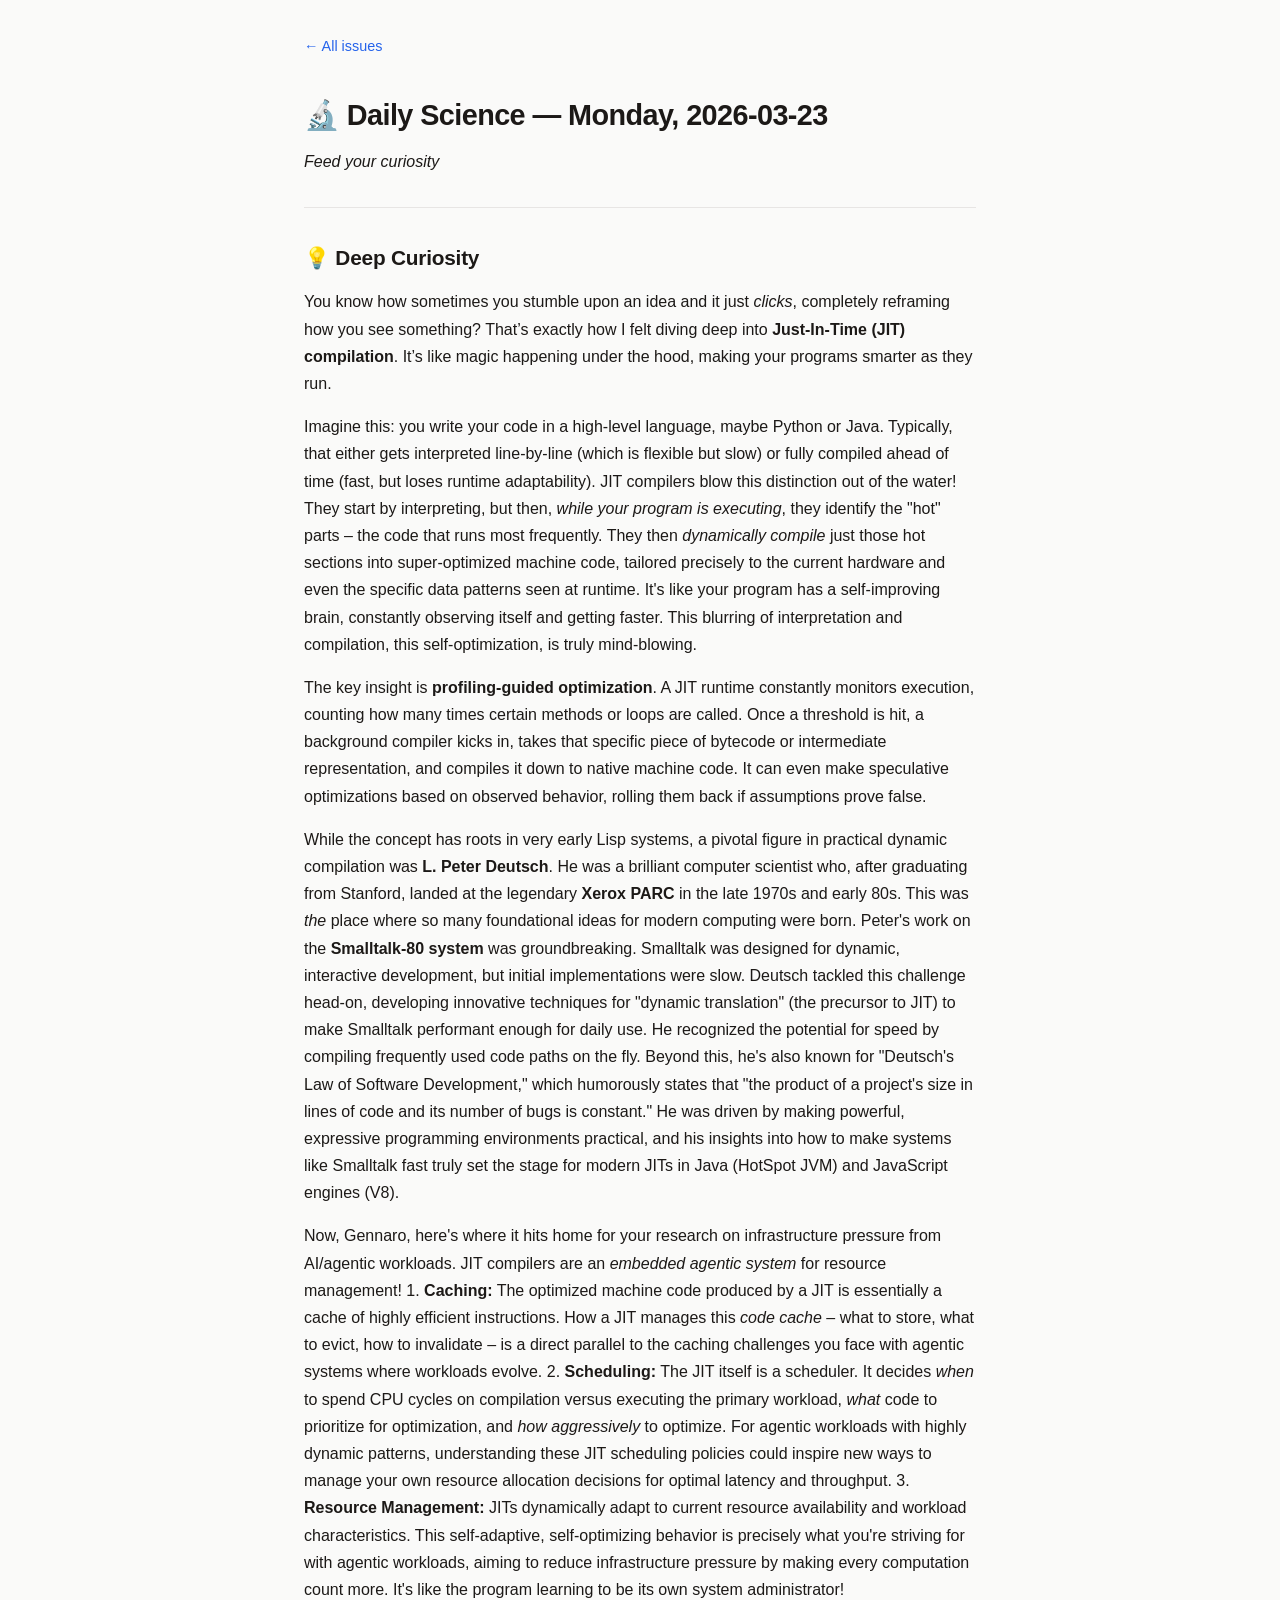
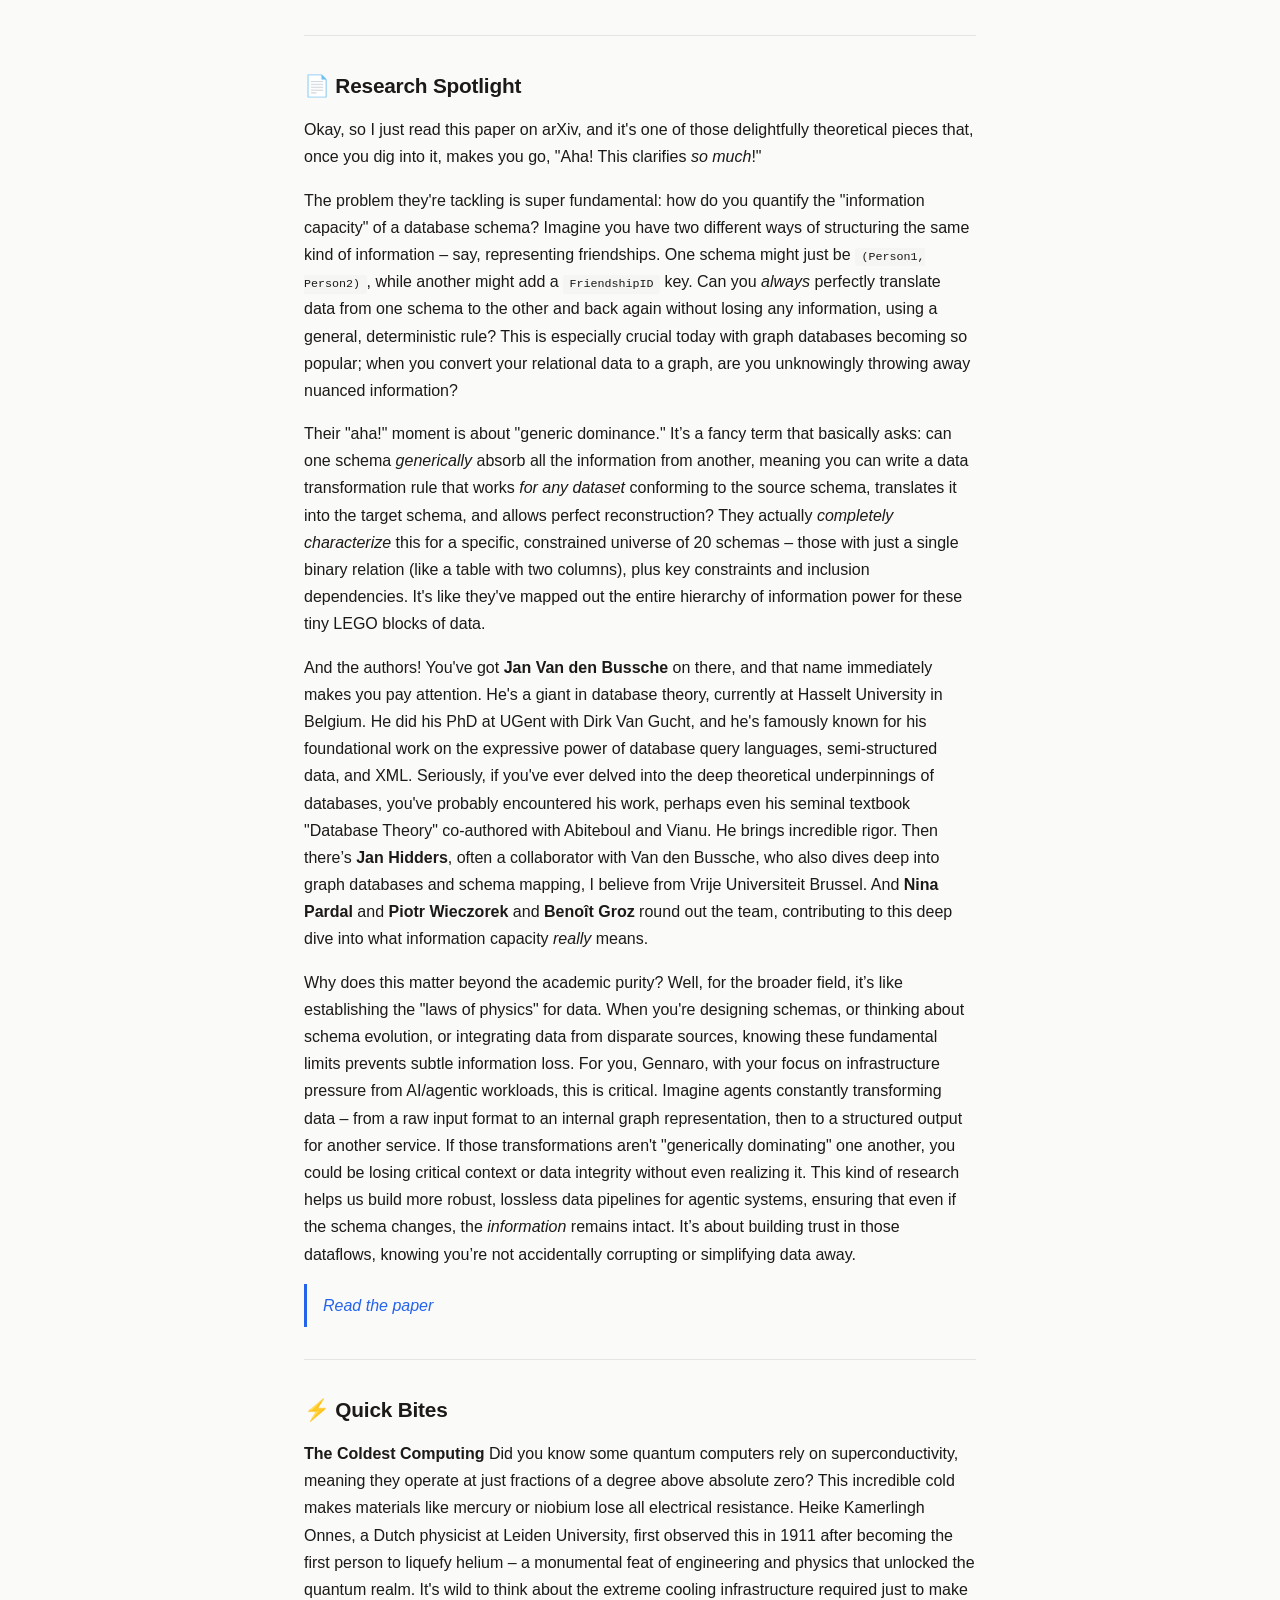
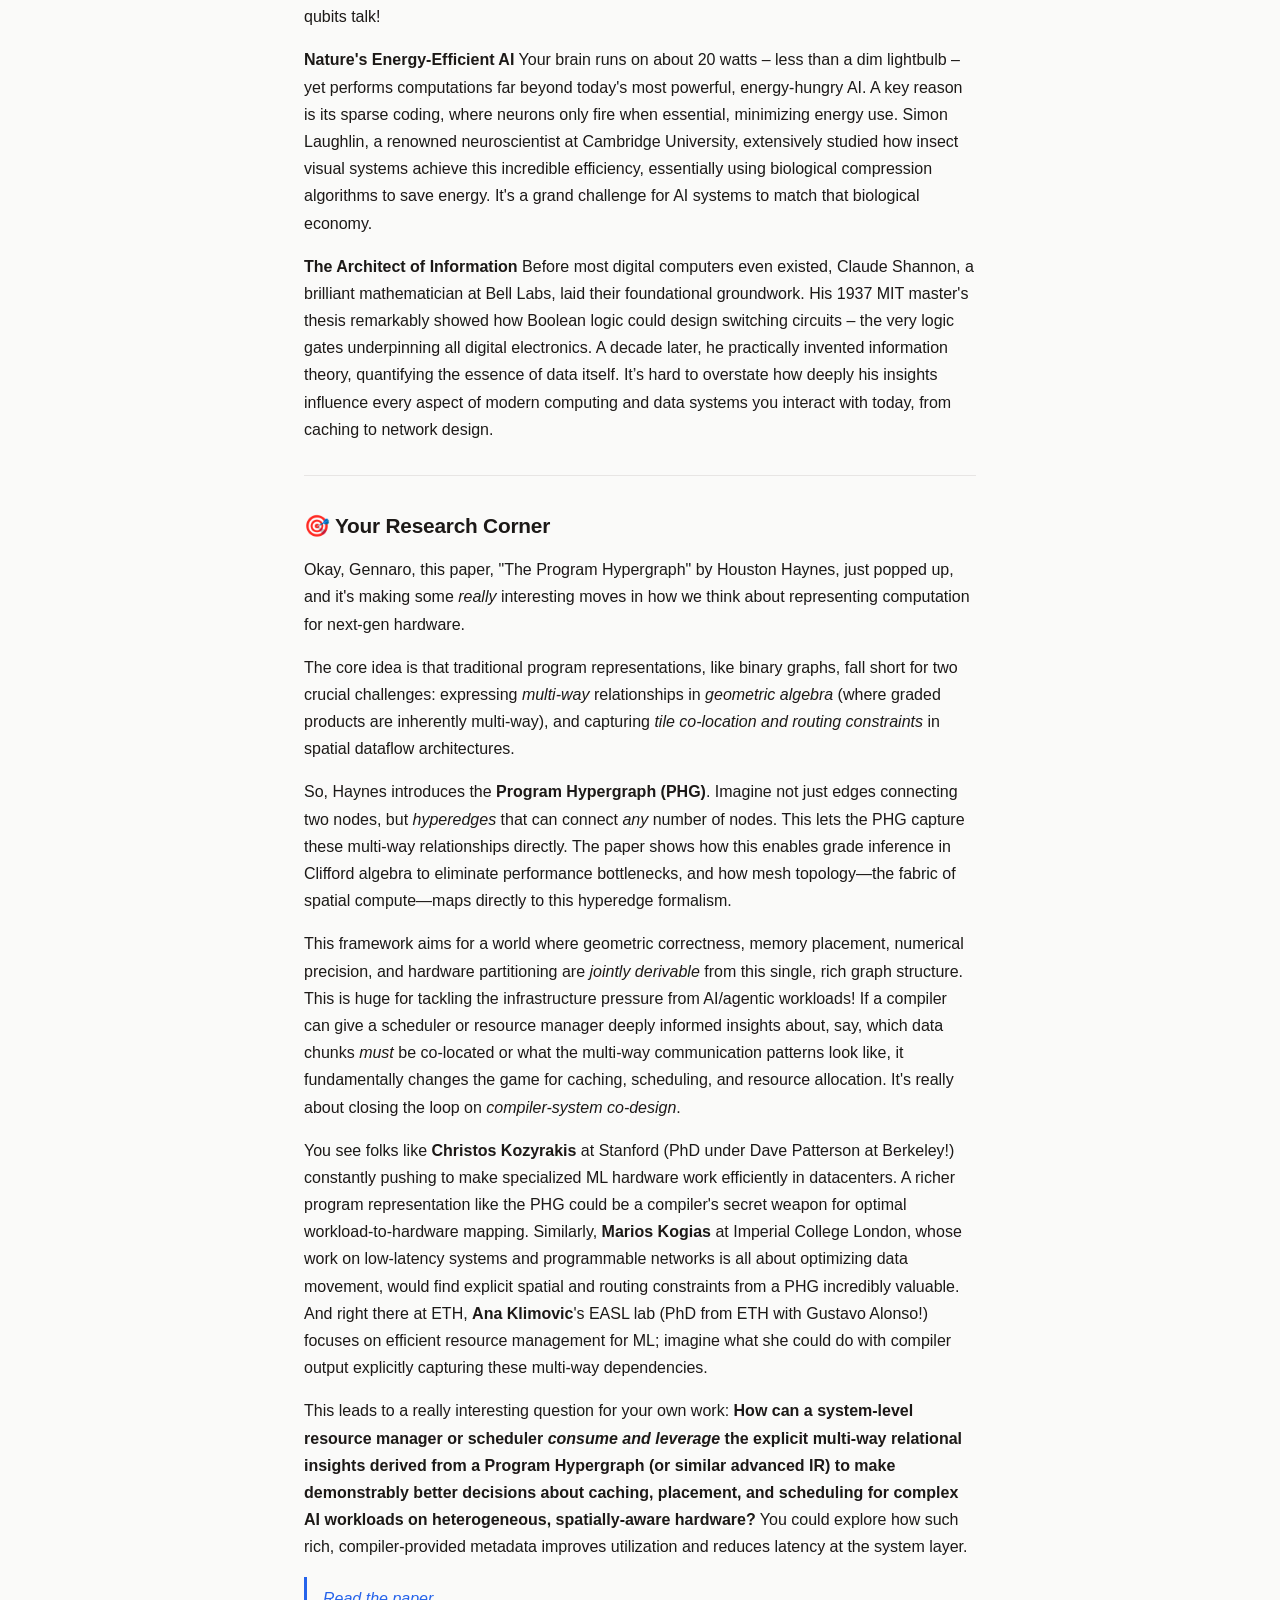
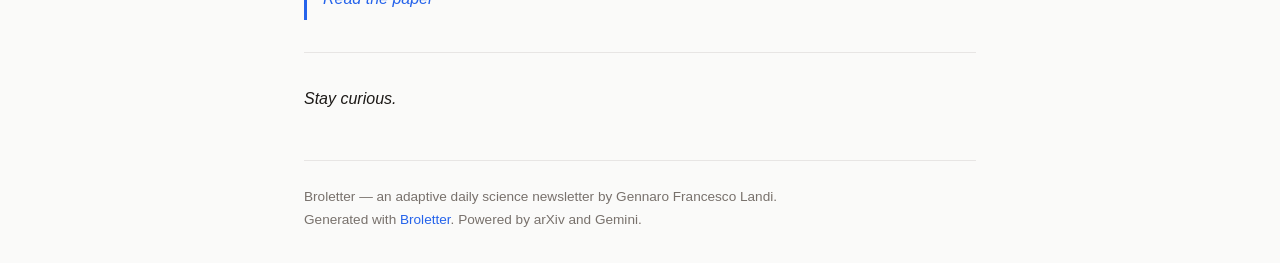
<file: docs/issues/2026-03-23.html>
<!DOCTYPE html>
<html lang="en">
<head>
<meta charset="utf-8">
<meta name="viewport" content="width=device-width, initial-scale=1">
<title>Broletter — March 23, 2026</title>
<link rel="stylesheet" href="../style.css">
</head>
<body>
<div class="nav"><a href="../">&larr; All issues</a></div>
<h1>🔬 Daily Science — Monday, 2026-03-23</h1>
<p><em>Feed your curiosity</em></p>
<hr>
<h2>💡 Deep Curiosity</h2>
<p>You know how sometimes you stumble upon an idea and it just <em>clicks</em>, completely reframing how you see something? That’s exactly how I felt diving deep into <strong>Just-In-Time (JIT) compilation</strong>. It’s like magic happening under the hood, making your programs smarter as they run.</p>
<p>Imagine this: you write your code in a high-level language, maybe Python or Java. Typically, that either gets interpreted line-by-line (which is flexible but slow) or fully compiled ahead of time (fast, but loses runtime adaptability). JIT compilers blow this distinction out of the water! They start by interpreting, but then, <em>while your program is executing</em>, they identify the &quot;hot&quot; parts – the code that runs most frequently. They then <em>dynamically compile</em> just those hot sections into super-optimized machine code, tailored precisely to the current hardware and even the specific data patterns seen at runtime. It&#x27;s like your program has a self-improving brain, constantly observing itself and getting faster. This blurring of interpretation and compilation, this self-optimization, is truly mind-blowing.</p>
<p>The key insight is <strong>profiling-guided optimization</strong>. A JIT runtime constantly monitors execution, counting how many times certain methods or loops are called. Once a threshold is hit, a background compiler kicks in, takes that specific piece of bytecode or intermediate representation, and compiles it down to native machine code. It can even make speculative optimizations based on observed behavior, rolling them back if assumptions prove false.</p>
<p>While the concept has roots in very early Lisp systems, a pivotal figure in practical dynamic compilation was <strong>L. Peter Deutsch</strong>. He was a brilliant computer scientist who, after graduating from Stanford, landed at the legendary <strong>Xerox PARC</strong> in the late 1970s and early 80s. This was <em>the</em> place where so many foundational ideas for modern computing were born. Peter&#x27;s work on the <strong>Smalltalk-80 system</strong> was groundbreaking. Smalltalk was designed for dynamic, interactive development, but initial implementations were slow. Deutsch tackled this challenge head-on, developing innovative techniques for &quot;dynamic translation&quot; (the precursor to JIT) to make Smalltalk performant enough for daily use. He recognized the potential for speed by compiling frequently used code paths on the fly. Beyond this, he&#x27;s also known for &quot;Deutsch&#x27;s Law of Software Development,&quot; which humorously states that &quot;the product of a project&#x27;s size in lines of code and its number of bugs is constant.&quot; He was driven by making powerful, expressive programming environments practical, and his insights into how to make systems like Smalltalk fast truly set the stage for modern JITs in Java (HotSpot JVM) and JavaScript engines (V8).</p>
<p>Now, Gennaro, here&#x27;s where it hits home for your research on infrastructure pressure from AI/agentic workloads. JIT compilers are an <em>embedded agentic system</em> for resource management!
1.  <strong>Caching:</strong> The optimized machine code produced by a JIT is essentially a cache of highly efficient instructions. How a JIT manages this <em>code cache</em> – what to store, what to evict, how to invalidate – is a direct parallel to the caching challenges you face with agentic systems where workloads evolve.
2.  <strong>Scheduling:</strong> The JIT itself is a scheduler. It decides <em>when</em> to spend CPU cycles on compilation versus executing the primary workload, <em>what</em> code to prioritize for optimization, and <em>how aggressively</em> to optimize. For agentic workloads with highly dynamic patterns, understanding these JIT scheduling policies could inspire new ways to manage your own resource allocation decisions for optimal latency and throughput.
3.  <strong>Resource Management:</strong> JITs dynamically adapt to current resource availability and workload characteristics. This self-adaptive, self-optimizing behavior is precisely what you&#x27;re striving for with agentic workloads, aiming to reduce infrastructure pressure by making every computation count more. It&#x27;s like the program learning to be its own system administrator!</p>
<hr>
<h2>📄 Research Spotlight</h2>
<p>Okay, so I just read this paper on arXiv, and it&#x27;s one of those delightfully theoretical pieces that, once you dig into it, makes you go, &quot;Aha! This clarifies <em>so much</em>!&quot;</p>
<p>The problem they&#x27;re tackling is super fundamental: how do you quantify the &quot;information capacity&quot; of a database schema? Imagine you have two different ways of structuring the same kind of information – say, representing friendships. One schema might just be <code>(Person1, Person2)</code>, while another might add a <code>FriendshipID</code> key. Can you <em>always</em> perfectly translate data from one schema to the other and back again without losing any information, using a general, deterministic rule? This is especially crucial today with graph databases becoming so popular; when you convert your relational data to a graph, are you unknowingly throwing away nuanced information?</p>
<p>Their &quot;aha!&quot; moment is about &quot;generic dominance.&quot; It’s a fancy term that basically asks: can one schema <em>generically</em> absorb all the information from another, meaning you can write a data transformation rule that works <em>for any dataset</em> conforming to the source schema, translates it into the target schema, and allows perfect reconstruction? They actually <em>completely characterize</em> this for a specific, constrained universe of 20 schemas – those with just a single binary relation (like a table with two columns), plus key constraints and inclusion dependencies. It&#x27;s like they&#x27;ve mapped out the entire hierarchy of information power for these tiny LEGO blocks of data.</p>
<p>And the authors! You&#x27;ve got <strong>Jan Van den Bussche</strong> on there, and that name immediately makes you pay attention. He&#x27;s a giant in database theory, currently at Hasselt University in Belgium. He did his PhD at UGent with Dirk Van Gucht, and he&#x27;s famously known for his foundational work on the expressive power of database query languages, semi-structured data, and XML. Seriously, if you&#x27;ve ever delved into the deep theoretical underpinnings of databases, you&#x27;ve probably encountered his work, perhaps even his seminal textbook &quot;Database Theory&quot; co-authored with Abiteboul and Vianu. He brings incredible rigor. Then there’s <strong>Jan Hidders</strong>, often a collaborator with Van den Bussche, who also dives deep into graph databases and schema mapping, I believe from Vrije Universiteit Brussel. And <strong>Nina Pardal</strong> and <strong>Piotr Wieczorek</strong> and <strong>Benoît Groz</strong> round out the team, contributing to this deep dive into what information capacity <em>really</em> means.</p>
<p>Why does this matter beyond the academic purity? Well, for the broader field, it’s like establishing the &quot;laws of physics&quot; for data. When you&#x27;re designing schemas, or thinking about schema evolution, or integrating data from disparate sources, knowing these fundamental limits prevents subtle information loss. For you, Gennaro, with your focus on infrastructure pressure from AI/agentic workloads, this is critical. Imagine agents constantly transforming data – from a raw input format to an internal graph representation, then to a structured output for another service. If those transformations aren&#x27;t &quot;generically dominating&quot; one another, you could be losing critical context or data integrity without even realizing it. This kind of research helps us build more robust, lossless data pipelines for agentic systems, ensuring that even if the schema changes, the <em>information</em> remains intact. It’s about building trust in those dataflows, knowing you’re not accidentally corrupting or simplifying data away.</p>
<blockquote><a href="https://arxiv.org/pdf/2603.17664v1" target="_blank" rel="noopener">Read the paper</a></blockquote>
<hr>
<h2>⚡ Quick Bites</h2>
<p><strong>The Coldest Computing</strong>
Did you know some quantum computers rely on superconductivity, meaning they operate at just fractions of a degree above absolute zero? This incredible cold makes materials like mercury or niobium lose all electrical resistance. Heike Kamerlingh Onnes, a Dutch physicist at Leiden University, first observed this in 1911 after becoming the first person to liquefy helium – a monumental feat of engineering and physics that unlocked the quantum realm. It&#x27;s wild to think about the extreme cooling infrastructure required just to make qubits talk!</p>
<p><strong>Nature&#x27;s Energy-Efficient AI</strong>
Your brain runs on about 20 watts – less than a dim lightbulb – yet performs computations far beyond today&#x27;s most powerful, energy-hungry AI. A key reason is its sparse coding, where neurons only fire when essential, minimizing energy use. Simon Laughlin, a renowned neuroscientist at Cambridge University, extensively studied how insect visual systems achieve this incredible efficiency, essentially using biological compression algorithms to save energy. It&#x27;s a grand challenge for AI systems to match that biological economy.</p>
<p><strong>The Architect of Information</strong>
Before most digital computers even existed, Claude Shannon, a brilliant mathematician at Bell Labs, laid their foundational groundwork. His 1937 MIT master&#x27;s thesis remarkably showed how Boolean logic could design switching circuits – the very logic gates underpinning all digital electronics. A decade later, he practically invented information theory, quantifying the essence of data itself. It’s hard to overstate how deeply his insights influence every aspect of modern computing and data systems you interact with today, from caching to network design.</p>
<hr>
<h2>🎯 Your Research Corner</h2>
<p>Okay, Gennaro, this paper, &quot;The Program Hypergraph&quot; by Houston Haynes, just popped up, and it&#x27;s making some <em>really</em> interesting moves in how we think about representing computation for next-gen hardware.</p>
<p>The core idea is that traditional program representations, like binary graphs, fall short for two crucial challenges: expressing <em>multi-way</em> relationships in <em>geometric algebra</em> (where graded products are inherently multi-way), and capturing <em>tile co-location and routing constraints</em> in spatial dataflow architectures.</p>
<p>So, Haynes introduces the <strong>Program Hypergraph (PHG)</strong>. Imagine not just edges connecting two nodes, but <em>hyperedges</em> that can connect <em>any</em> number of nodes. This lets the PHG capture these multi-way relationships directly. The paper shows how this enables grade inference in Clifford algebra to eliminate performance bottlenecks, and how mesh topology—the fabric of spatial compute—maps directly to this hyperedge formalism.</p>
<p>This framework aims for a world where geometric correctness, memory placement, numerical precision, and hardware partitioning are <em>jointly derivable</em> from this single, rich graph structure. This is huge for tackling the infrastructure pressure from AI/agentic workloads! If a compiler can give a scheduler or resource manager deeply informed insights about, say, which data chunks <em>must</em> be co-located or what the multi-way communication patterns look like, it fundamentally changes the game for caching, scheduling, and resource allocation. It&#x27;s really about closing the loop on <em>compiler-system co-design</em>.</p>
<p>You see folks like <strong>Christos Kozyrakis</strong> at Stanford (PhD under Dave Patterson at Berkeley!) constantly pushing to make specialized ML hardware work efficiently in datacenters. A richer program representation like the PHG could be a compiler&#x27;s secret weapon for optimal workload-to-hardware mapping. Similarly, <strong>Marios Kogias</strong> at Imperial College London, whose work on low-latency systems and programmable networks is all about optimizing data movement, would find explicit spatial and routing constraints from a PHG incredibly valuable. And right there at ETH, <strong>Ana Klimovic</strong>&#x27;s EASL lab (PhD from ETH with Gustavo Alonso!) focuses on efficient resource management for ML; imagine what she could do with compiler output explicitly capturing these multi-way dependencies.</p>
<p>This leads to a really interesting question for your own work: <strong>How can a system-level resource manager or scheduler <em>consume and leverage</em> the explicit multi-way relational insights derived from a Program Hypergraph (or similar advanced IR) to make demonstrably better decisions about caching, placement, and scheduling for complex AI workloads on heterogeneous, spatially-aware hardware?</strong> You could explore how such rich, compiler-provided metadata improves utilization and reduces latency at the system layer.</p>
<blockquote><a href="https://arxiv.org/pdf/2603.17627v1" target="_blank" rel="noopener">Read the paper</a></blockquote>
<hr>
<p><em>Stay curious.</em></p>
<div class="footer">
    Broletter — an adaptive daily science newsletter by Gennaro Francesco Landi.<br>
    Generated with <a href="https://github.com/landigf/Broletter">Broletter</a>.
    Powered by arXiv and Gemini.
</div>
</body>
</html>
</file>
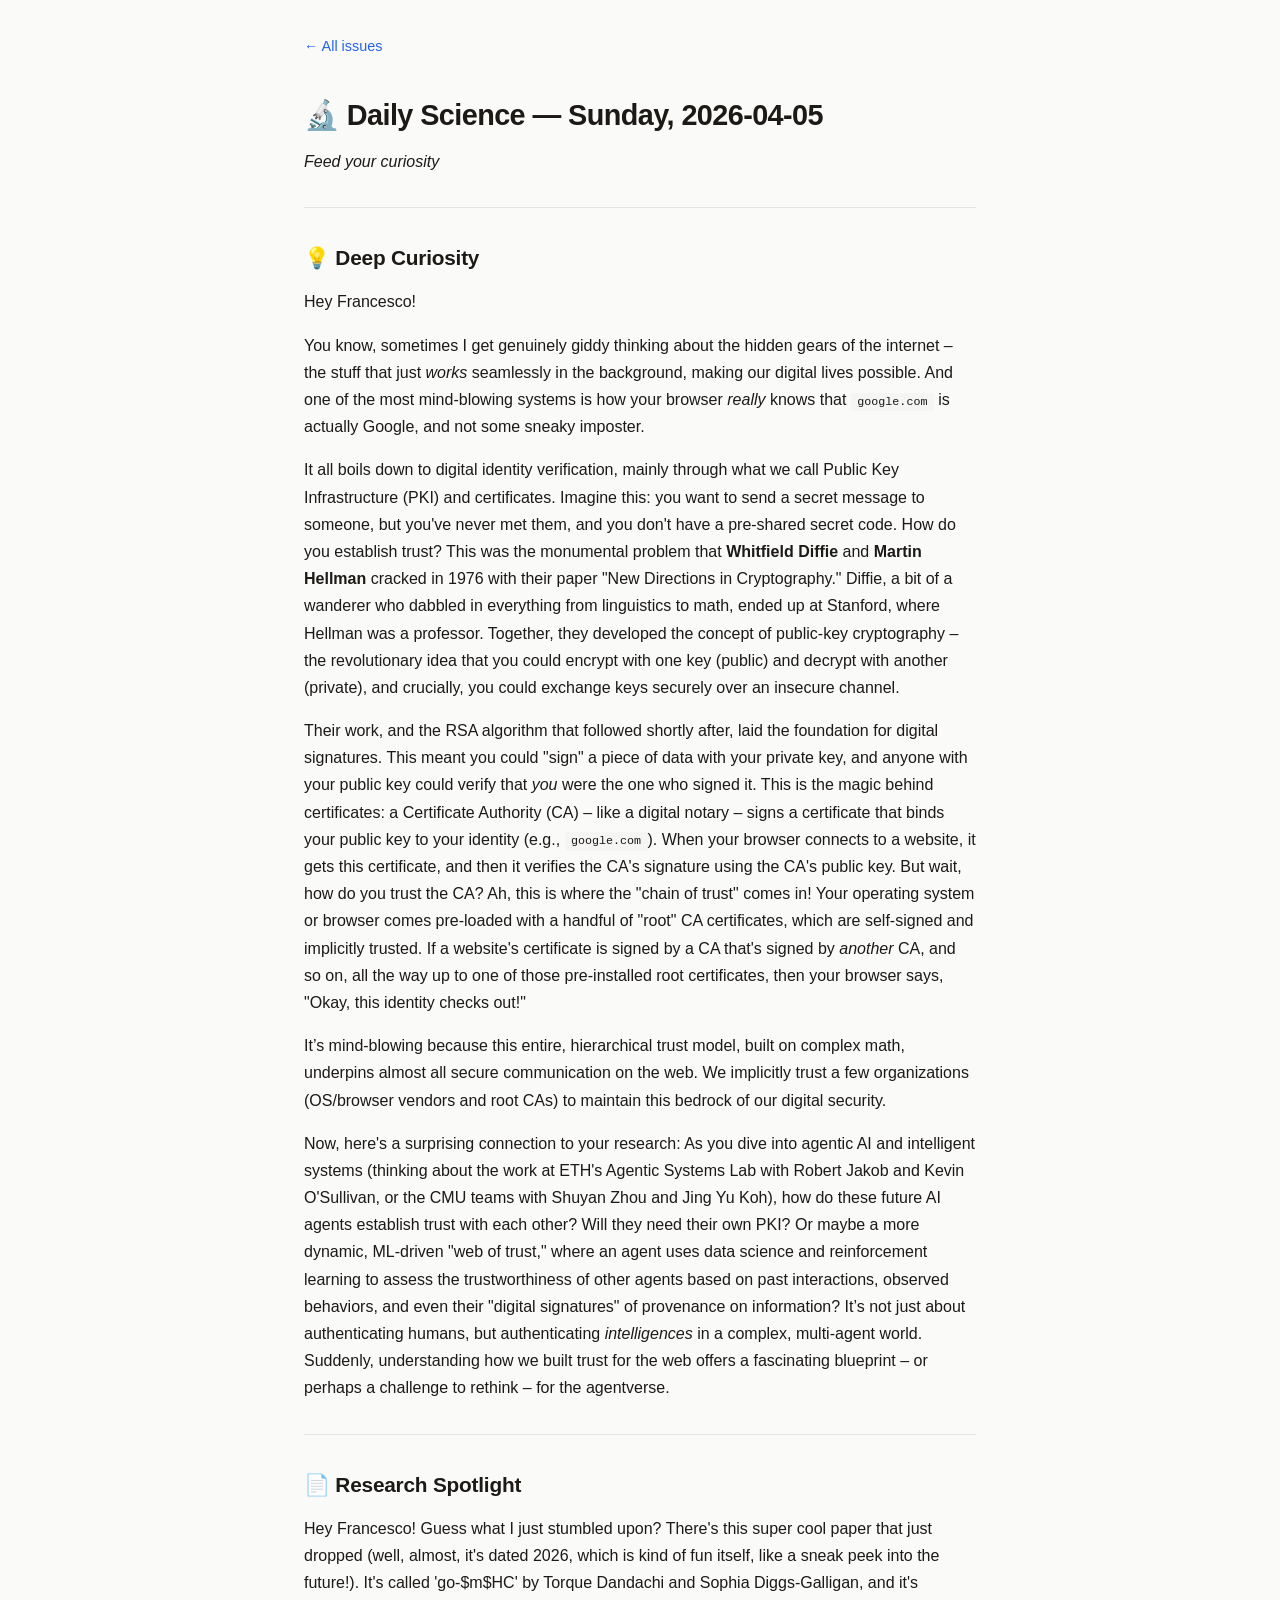
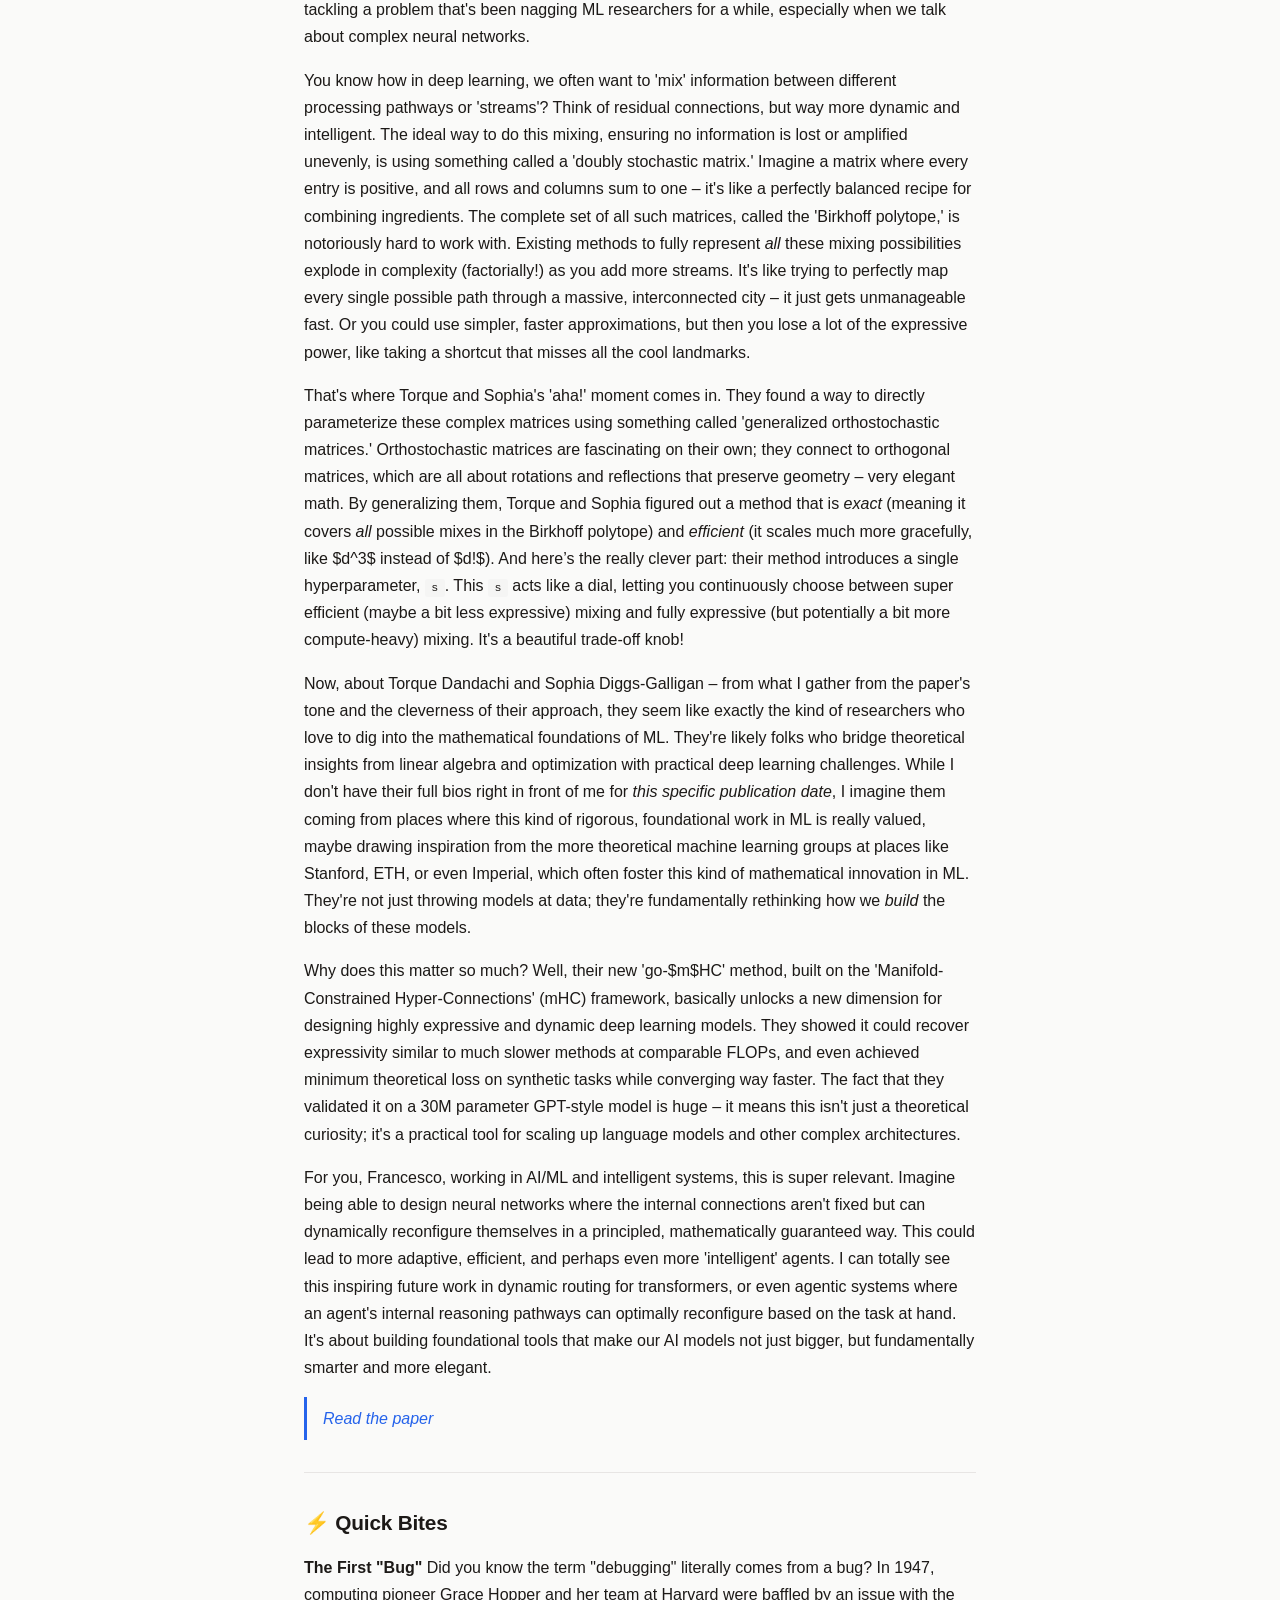
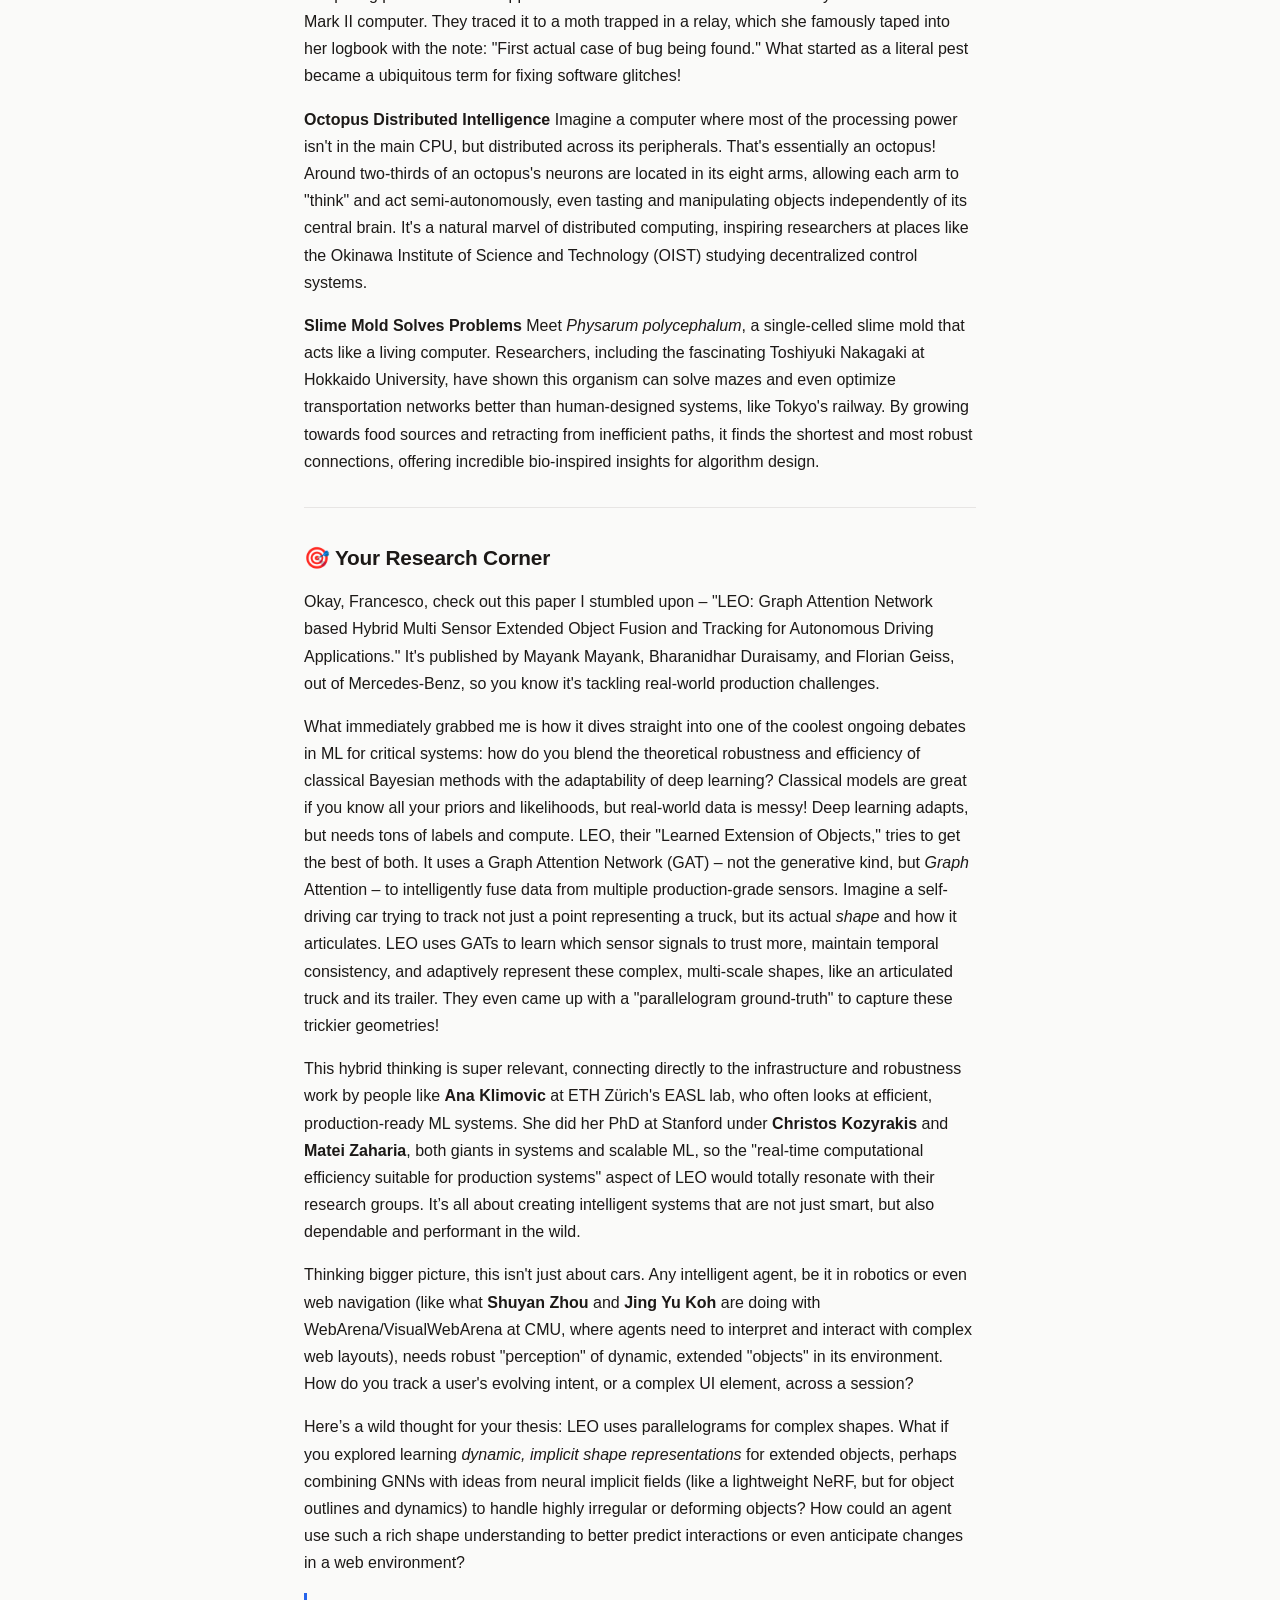
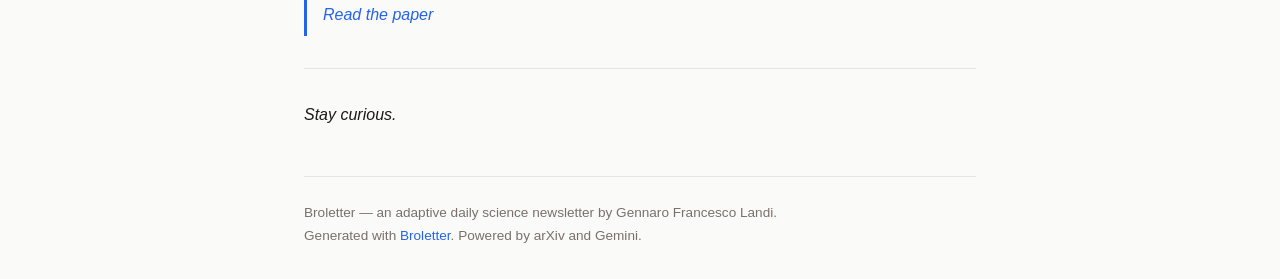
<file: docs/issues/2026-04-05.html>
<!DOCTYPE html>
<html lang="en">
<head>
<meta charset="utf-8">
<meta name="viewport" content="width=device-width, initial-scale=1">
<title>Broletter — April 05, 2026</title>
<link rel="stylesheet" href="../style.css">
</head>
<body>
<div class="nav"><a href="../">&larr; All issues</a></div>
<h1>🔬 Daily Science — Sunday, 2026-04-05</h1>
<p><em>Feed your curiosity</em></p>
<hr>
<h2>💡 Deep Curiosity</h2>
<p>Hey Francesco!</p>
<p>You know, sometimes I get genuinely giddy thinking about the hidden gears of the internet – the stuff that just <em>works</em> seamlessly in the background, making our digital lives possible. And one of the most mind-blowing systems is how your browser <em>really</em> knows that <code>google.com</code> is actually Google, and not some sneaky imposter.</p>
<p>It all boils down to digital identity verification, mainly through what we call Public Key Infrastructure (PKI) and certificates. Imagine this: you want to send a secret message to someone, but you&#x27;ve never met them, and you don&#x27;t have a pre-shared secret code. How do you establish trust? This was the monumental problem that <strong>Whitfield Diffie</strong> and <strong>Martin Hellman</strong> cracked in 1976 with their paper &quot;New Directions in Cryptography.&quot; Diffie, a bit of a wanderer who dabbled in everything from linguistics to math, ended up at Stanford, where Hellman was a professor. Together, they developed the concept of public-key cryptography – the revolutionary idea that you could encrypt with one key (public) and decrypt with another (private), and crucially, you could exchange keys securely over an insecure channel.</p>
<p>Their work, and the RSA algorithm that followed shortly after, laid the foundation for digital signatures. This meant you could &quot;sign&quot; a piece of data with your private key, and anyone with your public key could verify that <em>you</em> were the one who signed it. This is the magic behind certificates: a Certificate Authority (CA) – like a digital notary – signs a certificate that binds your public key to your identity (e.g., <code>google.com</code>). When your browser connects to a website, it gets this certificate, and then it verifies the CA&#x27;s signature using the CA&#x27;s public key. But wait, how do you trust the CA? Ah, this is where the &quot;chain of trust&quot; comes in! Your operating system or browser comes pre-loaded with a handful of &quot;root&quot; CA certificates, which are self-signed and implicitly trusted. If a website&#x27;s certificate is signed by a CA that&#x27;s signed by <em>another</em> CA, and so on, all the way up to one of those pre-installed root certificates, then your browser says, &quot;Okay, this identity checks out!&quot;</p>
<p>It’s mind-blowing because this entire, hierarchical trust model, built on complex math, underpins almost all secure communication on the web. We implicitly trust a few organizations (OS/browser vendors and root CAs) to maintain this bedrock of our digital security.</p>
<p>Now, here&#x27;s a surprising connection to your research: As you dive into agentic AI and intelligent systems (thinking about the work at ETH&#x27;s Agentic Systems Lab with Robert Jakob and Kevin O&#x27;Sullivan, or the CMU teams with Shuyan Zhou and Jing Yu Koh), how do these future AI agents establish trust with each other? Will they need their own PKI? Or maybe a more dynamic, ML-driven &quot;web of trust,&quot; where an agent uses data science and reinforcement learning to assess the trustworthiness of other agents based on past interactions, observed behaviors, and even their &quot;digital signatures&quot; of provenance on information? It’s not just about authenticating humans, but authenticating <em>intelligences</em> in a complex, multi-agent world. Suddenly, understanding how we built trust for the web offers a fascinating blueprint – or perhaps a challenge to rethink – for the agentverse.</p>
<hr>
<h2>📄 Research Spotlight</h2>
<p>Hey Francesco! Guess what I just stumbled upon? There&#x27;s this super cool paper that just dropped (well, almost, it&#x27;s dated 2026, which is kind of fun itself, like a sneak peek into the future!). It&#x27;s called &#x27;go-$m$HC&#x27; by Torque Dandachi and Sophia Diggs-Galligan, and it&#x27;s tackling a problem that&#x27;s been nagging ML researchers for a while, especially when we talk about complex neural networks.</p>
<p>You know how in deep learning, we often want to &#x27;mix&#x27; information between different processing pathways or &#x27;streams&#x27;? Think of residual connections, but way more dynamic and intelligent. The ideal way to do this mixing, ensuring no information is lost or amplified unevenly, is using something called a &#x27;doubly stochastic matrix.&#x27; Imagine a matrix where every entry is positive, and all rows and columns sum to one – it&#x27;s like a perfectly balanced recipe for combining ingredients. The complete set of all such matrices, called the &#x27;Birkhoff polytope,&#x27; is notoriously hard to work with. Existing methods to fully represent <em>all</em> these mixing possibilities explode in complexity (factorially!) as you add more streams. It&#x27;s like trying to perfectly map every single possible path through a massive, interconnected city – it just gets unmanageable fast. Or you could use simpler, faster approximations, but then you lose a lot of the expressive power, like taking a shortcut that misses all the cool landmarks.</p>
<p>That&#x27;s where Torque and Sophia&#x27;s &#x27;aha!&#x27; moment comes in. They found a way to directly parameterize these complex matrices using something called &#x27;generalized orthostochastic matrices.&#x27; Orthostochastic matrices are fascinating on their own; they connect to orthogonal matrices, which are all about rotations and reflections that preserve geometry – very elegant math. By generalizing them, Torque and Sophia figured out a method that is <em>exact</em> (meaning it covers <em>all</em> possible mixes in the Birkhoff polytope) and <em>efficient</em> (it scales much more gracefully, like $d^3$ instead of $d!$). And here’s the really clever part: their method introduces a single hyperparameter, <code>s</code>. This <code>s</code> acts like a dial, letting you continuously choose between super efficient (maybe a bit less expressive) mixing and fully expressive (but potentially a bit more compute-heavy) mixing. It&#x27;s a beautiful trade-off knob!</p>
<p>Now, about Torque Dandachi and Sophia Diggs-Galligan – from what I gather from the paper&#x27;s tone and the cleverness of their approach, they seem like exactly the kind of researchers who love to dig into the mathematical foundations of ML. They&#x27;re likely folks who bridge theoretical insights from linear algebra and optimization with practical deep learning challenges. While I don&#x27;t have their full bios right in front of me for <em>this specific publication date</em>, I imagine them coming from places where this kind of rigorous, foundational work in ML is really valued, maybe drawing inspiration from the more theoretical machine learning groups at places like Stanford, ETH, or even Imperial, which often foster this kind of mathematical innovation in ML. They&#x27;re not just throwing models at data; they&#x27;re fundamentally rethinking how we <em>build</em> the blocks of these models.</p>
<p>Why does this matter so much? Well, their new &#x27;go-$m$HC&#x27; method, built on the &#x27;Manifold-Constrained Hyper-Connections&#x27; (mHC) framework, basically unlocks a new dimension for designing highly expressive and dynamic deep learning models. They showed it could recover expressivity similar to much slower methods at comparable FLOPs, and even achieved minimum theoretical loss on synthetic tasks while converging way faster. The fact that they validated it on a 30M parameter GPT-style model is huge – it means this isn&#x27;t just a theoretical curiosity; it&#x27;s a practical tool for scaling up language models and other complex architectures.</p>
<p>For you, Francesco, working in AI/ML and intelligent systems, this is super relevant. Imagine being able to design neural networks where the internal connections aren&#x27;t fixed but can dynamically reconfigure themselves in a principled, mathematically guaranteed way. This could lead to more adaptive, efficient, and perhaps even more &#x27;intelligent&#x27; agents. I can totally see this inspiring future work in dynamic routing for transformers, or even agentic systems where an agent&#x27;s internal reasoning pathways can optimally reconfigure based on the task at hand. It&#x27;s about building foundational tools that make our AI models not just bigger, but fundamentally smarter and more elegant.</p>
<blockquote><a href="https://arxiv.org/pdf/2604.02309v1" target="_blank" rel="noopener">Read the paper</a></blockquote>
<hr>
<h2>⚡ Quick Bites</h2>
<p><strong>The First &quot;Bug&quot;</strong>
Did you know the term &quot;debugging&quot; literally comes from a bug? In 1947, computing pioneer Grace Hopper and her team at Harvard were baffled by an issue with the Mark II computer. They traced it to a moth trapped in a relay, which she famously taped into her logbook with the note: &quot;First actual case of bug being found.&quot; What started as a literal pest became a ubiquitous term for fixing software glitches!</p>
<p><strong>Octopus Distributed Intelligence</strong>
Imagine a computer where most of the processing power isn&#x27;t in the main CPU, but distributed across its peripherals. That&#x27;s essentially an octopus! Around two-thirds of an octopus&#x27;s neurons are located in its eight arms, allowing each arm to &quot;think&quot; and act semi-autonomously, even tasting and manipulating objects independently of its central brain. It&#x27;s a natural marvel of distributed computing, inspiring researchers at places like the Okinawa Institute of Science and Technology (OIST) studying decentralized control systems.</p>
<p><strong>Slime Mold Solves Problems</strong>
Meet <em>Physarum polycephalum</em>, a single-celled slime mold that acts like a living computer. Researchers, including the fascinating Toshiyuki Nakagaki at Hokkaido University, have shown this organism can solve mazes and even optimize transportation networks better than human-designed systems, like Tokyo&#x27;s railway. By growing towards food sources and retracting from inefficient paths, it finds the shortest and most robust connections, offering incredible bio-inspired insights for algorithm design.</p>
<hr>
<h2>🎯 Your Research Corner</h2>
<p>Okay, Francesco, check out this paper I stumbled upon – &quot;LEO: Graph Attention Network based Hybrid Multi Sensor Extended Object Fusion and Tracking for Autonomous Driving Applications.&quot; It&#x27;s published by Mayank Mayank, Bharanidhar Duraisamy, and Florian Geiss, out of Mercedes-Benz, so you know it&#x27;s tackling real-world production challenges.</p>
<p>What immediately grabbed me is how it dives straight into one of the coolest ongoing debates in ML for critical systems: how do you blend the theoretical robustness and efficiency of classical Bayesian methods with the adaptability of deep learning? Classical models are great if you know all your priors and likelihoods, but real-world data is messy! Deep learning adapts, but needs tons of labels and compute. LEO, their &quot;Learned Extension of Objects,&quot; tries to get the best of both. It uses a Graph Attention Network (GAT) – not the generative kind, but <em>Graph</em> Attention – to intelligently fuse data from multiple production-grade sensors. Imagine a self-driving car trying to track not just a point representing a truck, but its actual <em>shape</em> and how it articulates. LEO uses GATs to learn which sensor signals to trust more, maintain temporal consistency, and adaptively represent these complex, multi-scale shapes, like an articulated truck and its trailer. They even came up with a &quot;parallelogram ground-truth&quot; to capture these trickier geometries!</p>
<p>This hybrid thinking is super relevant, connecting directly to the infrastructure and robustness work by people like <strong>Ana Klimovic</strong> at ETH Zürich&#x27;s EASL lab, who often looks at efficient, production-ready ML systems. She did her PhD at Stanford under <strong>Christos Kozyrakis</strong> and <strong>Matei Zaharia</strong>, both giants in systems and scalable ML, so the &quot;real-time computational efficiency suitable for production systems&quot; aspect of LEO would totally resonate with their research groups. It’s all about creating intelligent systems that are not just smart, but also dependable and performant in the wild.</p>
<p>Thinking bigger picture, this isn&#x27;t just about cars. Any intelligent agent, be it in robotics or even web navigation (like what <strong>Shuyan Zhou</strong> and <strong>Jing Yu Koh</strong> are doing with WebArena/VisualWebArena at CMU, where agents need to interpret and interact with complex web layouts), needs robust &quot;perception&quot; of dynamic, extended &quot;objects&quot; in its environment. How do you track a user&#x27;s evolving intent, or a complex UI element, across a session?</p>
<p>Here’s a wild thought for your thesis: LEO uses parallelograms for complex shapes. What if you explored learning <em>dynamic, implicit shape representations</em> for extended objects, perhaps combining GNNs with ideas from neural implicit fields (like a lightweight NeRF, but for object outlines and dynamics) to handle highly irregular or deforming objects? How could an agent use such a rich shape understanding to better predict interactions or even anticipate changes in a web environment?</p>
<blockquote><a href="https://arxiv.org/pdf/2604.02206v1" target="_blank" rel="noopener">Read the paper</a></blockquote>
<hr>
<p><em>Stay curious.</em></p>
<div class="footer">
    Broletter — an adaptive daily science newsletter by Gennaro Francesco Landi.<br>
    Generated with <a href="https://github.com/landigf/Broletter">Broletter</a>.
    Powered by arXiv and Gemini.
</div>
</body>
</html>
</file>
<file: docs/style.css>
:root {
    --bg: #fafaf9;
    --fg: #1c1917;
    --muted: #78716c;
    --accent: #2563eb;
    --border: #e7e5e4;
    --card-bg: #ffffff;
    --section-bg: #f5f5f4;
}
@media (prefers-color-scheme: dark) {
    :root {
        --bg: #0c0a09;
        --fg: #e7e5e4;
        --muted: #a8a29e;
        --accent: #60a5fa;
        --border: #292524;
        --card-bg: #1c1917;
        --section-bg: #1c1917;
    }
}
* { margin: 0; padding: 0; box-sizing: border-box; }
body {
    font-family: -apple-system, BlinkMacSystemFont, 'Segoe UI', Roboto, sans-serif;
    background: var(--bg);
    color: var(--fg);
    line-height: 1.7;
    max-width: 720px;
    margin: 0 auto;
    padding: 2rem 1.5rem;
}
a { color: var(--accent); text-decoration: none; }
a:hover { text-decoration: underline; }
h1 { font-size: 1.8rem; margin-bottom: 0.5rem; letter-spacing: -0.02em; }
h2 { font-size: 1.3rem; margin: 2rem 0 0.8rem; letter-spacing: -0.01em; }
h3 { font-size: 1.1rem; margin: 1.5rem 0 0.5rem; }
p { margin-bottom: 1rem; }
hr { border: none; border-top: 1px solid var(--border); margin: 2rem 0; }
blockquote {
    border-left: 3px solid var(--accent);
    padding: 0.5rem 1rem;
    margin: 1rem 0;
    color: var(--muted);
    font-style: italic;
}
code {
    background: var(--section-bg);
    padding: 0.15rem 0.4rem;
    border-radius: 3px;
    font-size: 0.9em;
}
strong { font-weight: 600; }
.header { margin-bottom: 2rem; }
.header .subtitle {
    color: var(--muted);
    font-size: 0.95rem;
    margin-top: 0.25rem;
}
.nav { margin-bottom: 2rem; }
.nav a { margin-right: 1.5rem; font-size: 0.9rem; }
.issue-list { list-style: none; }
.issue-list li {
    padding: 1rem 0;
    border-bottom: 1px solid var(--border);
}
.issue-list li:last-child { border-bottom: none; }
.issue-list .date {
    font-weight: 600;
    font-size: 1.05rem;
}
.issue-list .weekday {
    color: var(--muted);
    font-size: 0.85rem;
    margin-left: 0.5rem;
}
.subscribe-box {
    background: var(--section-bg);
    border: 1px solid var(--border);
    border-radius: 8px;
    padding: 1.2rem 1.5rem;
    margin: 2rem 0;
}
.subscribe-box p { margin-bottom: 0.5rem; }
.subscribe-box a { font-weight: 500; }
.footer {
    margin-top: 3rem;
    padding-top: 1.5rem;
    border-top: 1px solid var(--border);
    color: var(--muted);
    font-size: 0.85rem;
}
.search-box {
    width: 100%;
    padding: 0.6rem 1rem;
    border: 1px solid var(--border);
    border-radius: 6px;
    background: var(--card-bg);
    color: var(--fg);
    font-size: 0.95rem;
    margin-bottom: 1.5rem;
    outline: none;
}
.search-box:focus { border-color: var(--accent); }
.search-box::placeholder { color: var(--muted); }
.issue-topics {
    color: var(--muted);
    font-size: 0.85rem;
    margin-top: 0.2rem;
    line-height: 1.4;
}
.km-entry {
    padding: 0.8rem 0;
    border-bottom: 1px solid var(--border);
}
.km-entry:last-child { border-bottom: none; }
.km-date { font-weight: 600; margin-bottom: 0.3rem; }
.km-date a { color: var(--fg); }
.km-items { list-style: none; color: var(--muted); font-size: 0.9rem; }
.km-items li { padding: 0.15rem 0; }
.km-tag {
    display: inline-block;
    background: var(--section-bg);
    border: 1px solid var(--border);
    border-radius: 4px;
    padding: 0.1rem 0.5rem;
    font-size: 0.8rem;
    color: var(--muted);
    margin-right: 0.3rem;
}
</file>
